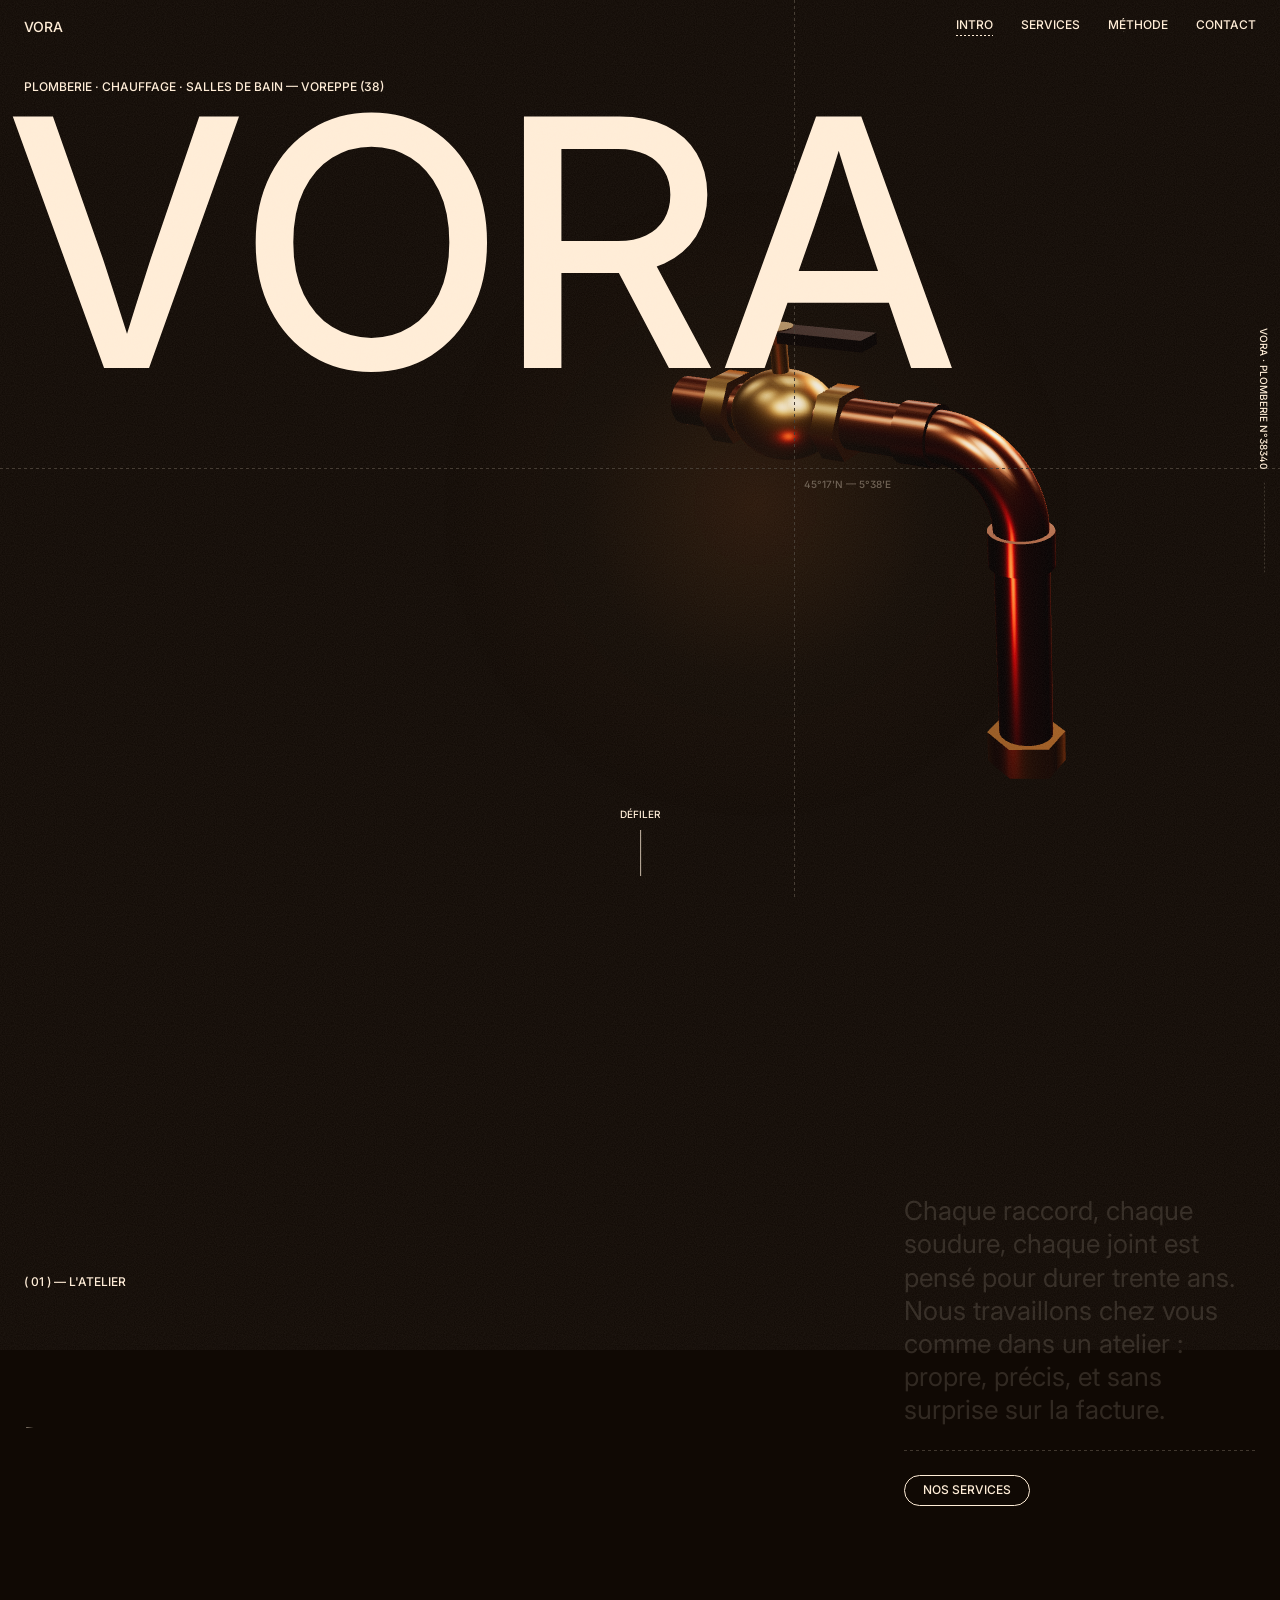
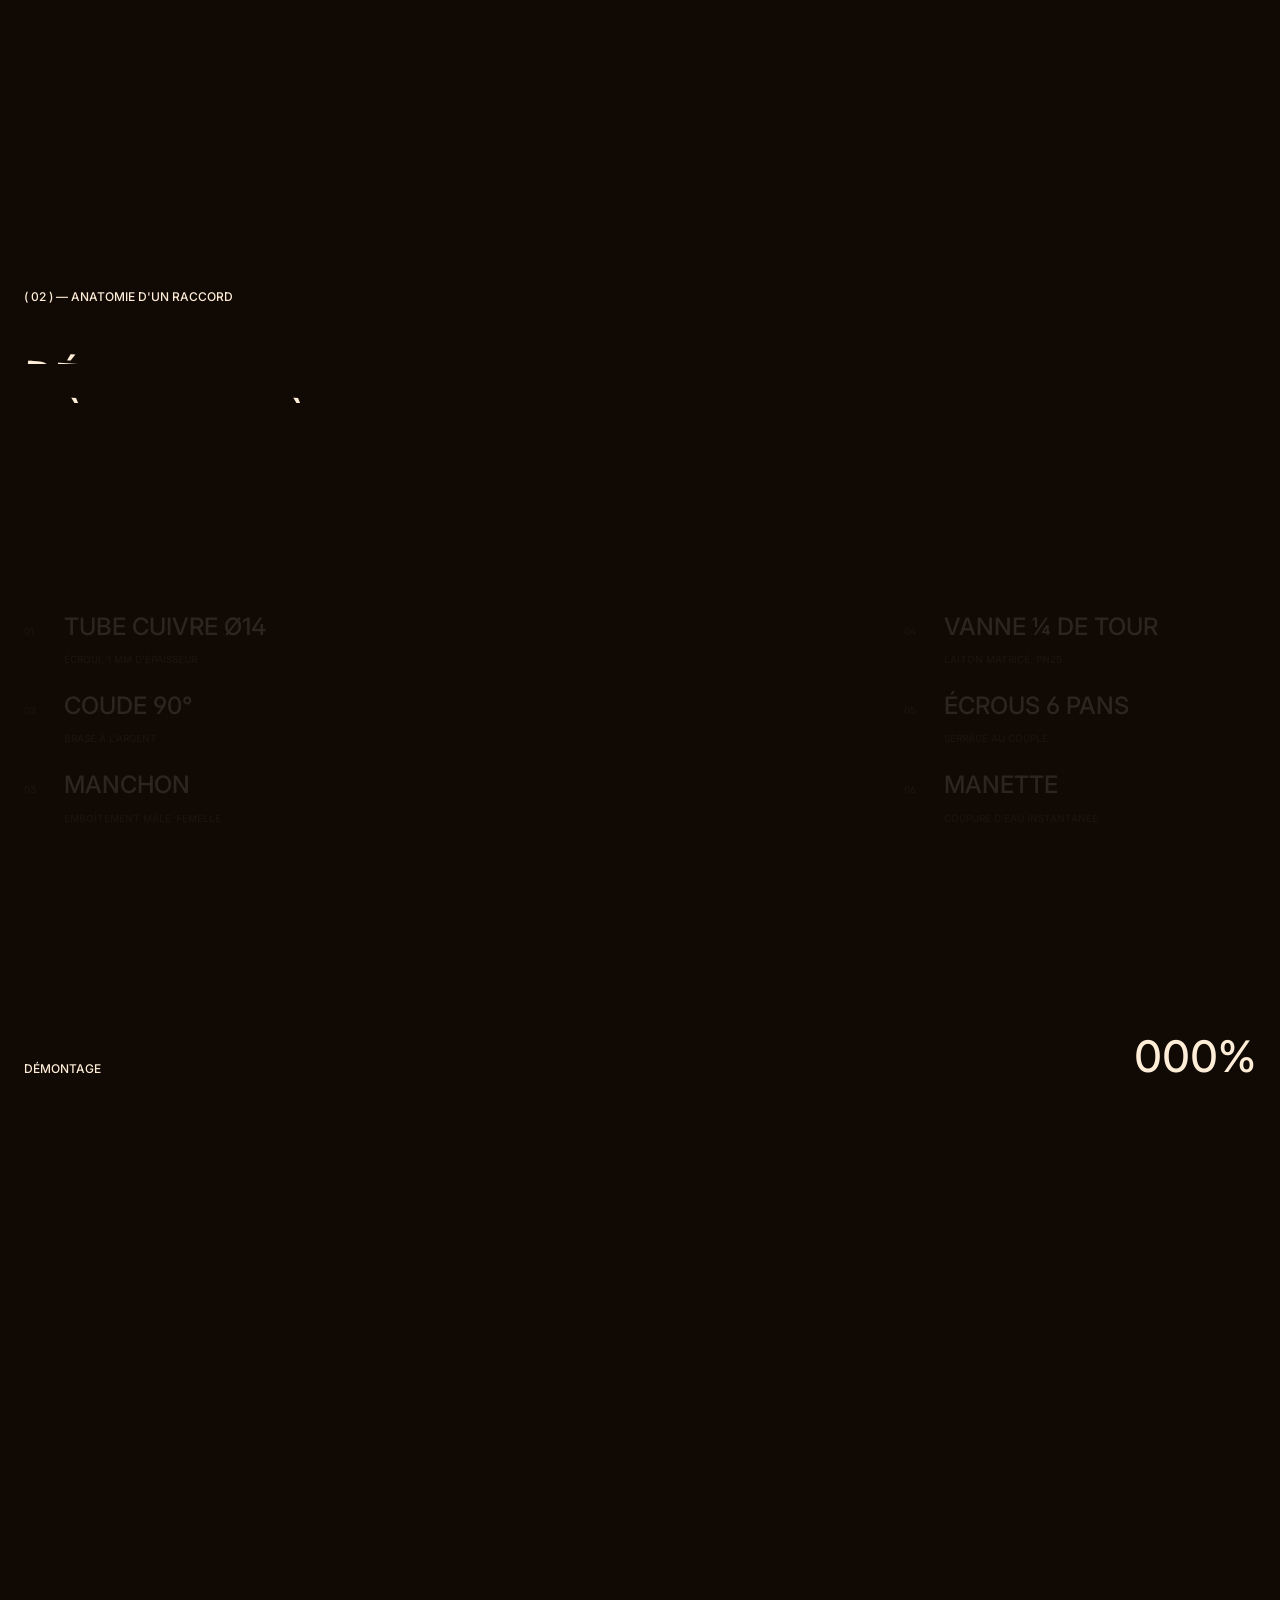
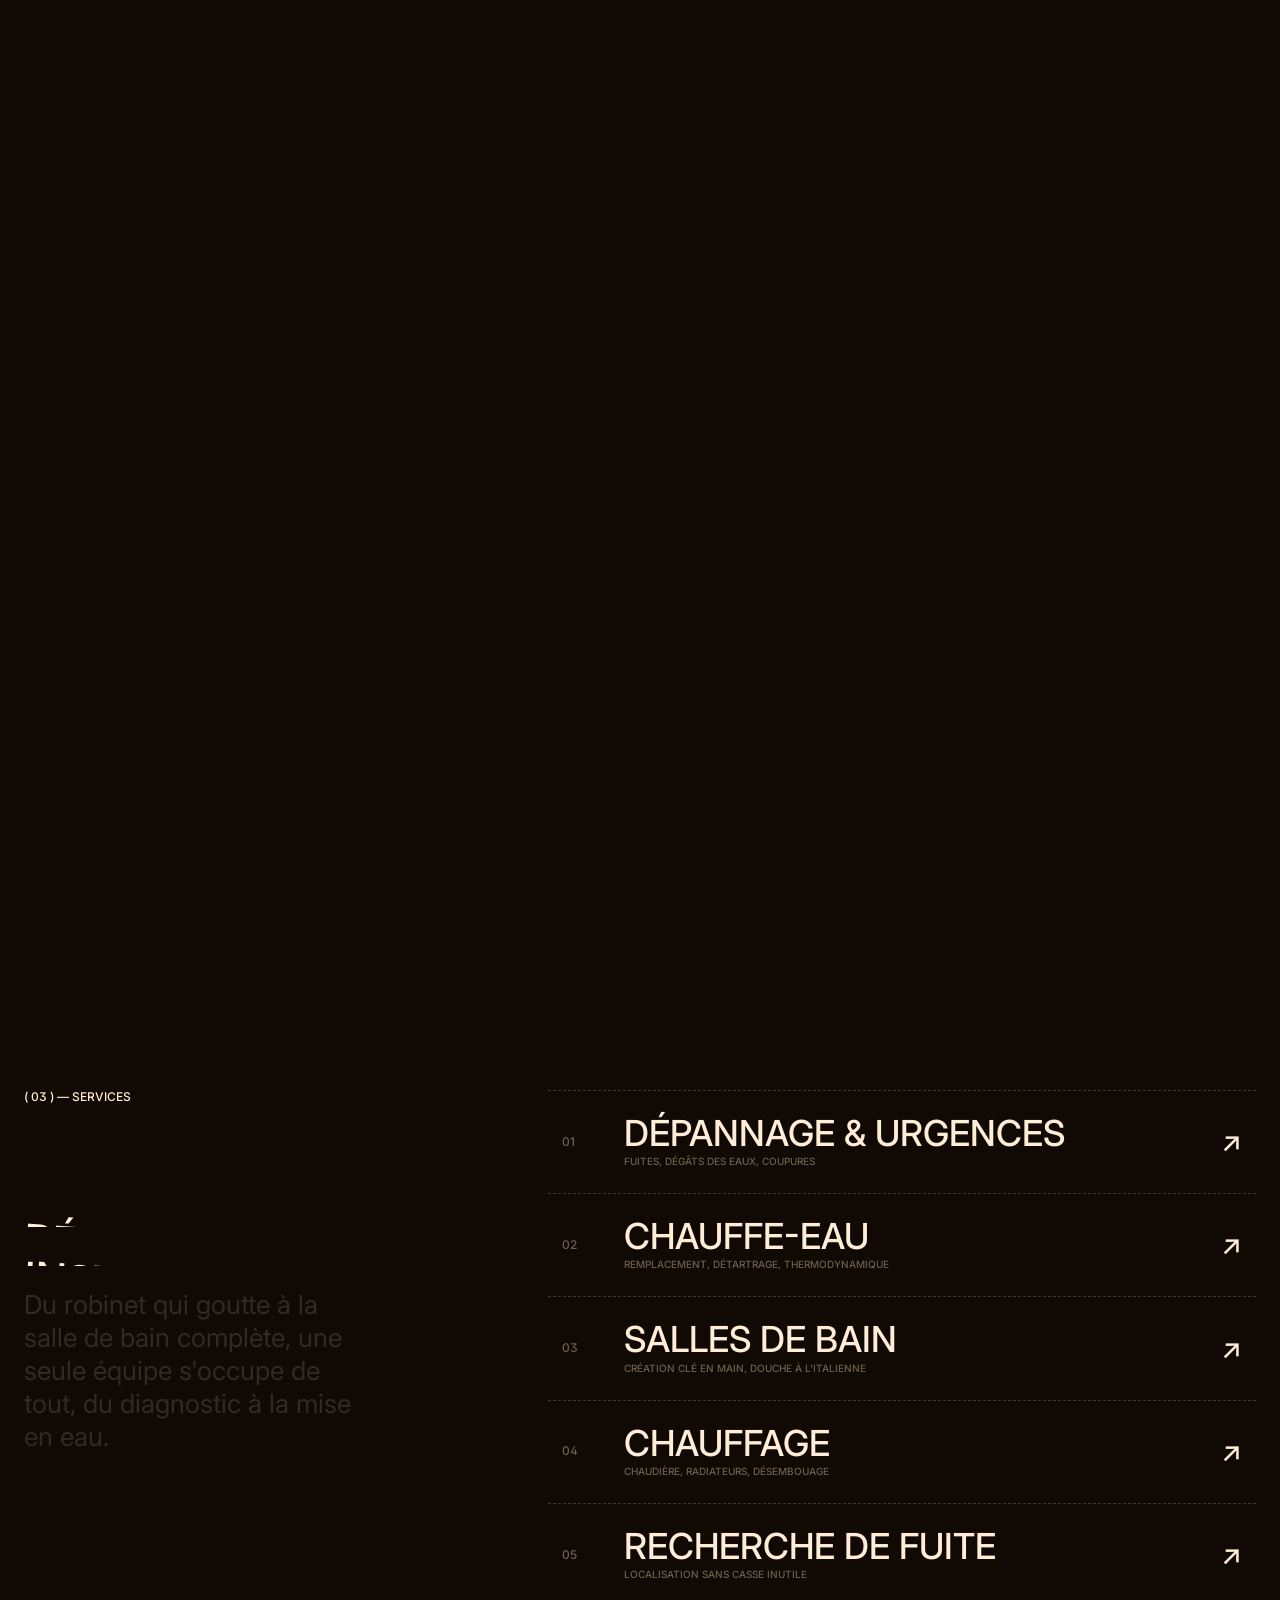
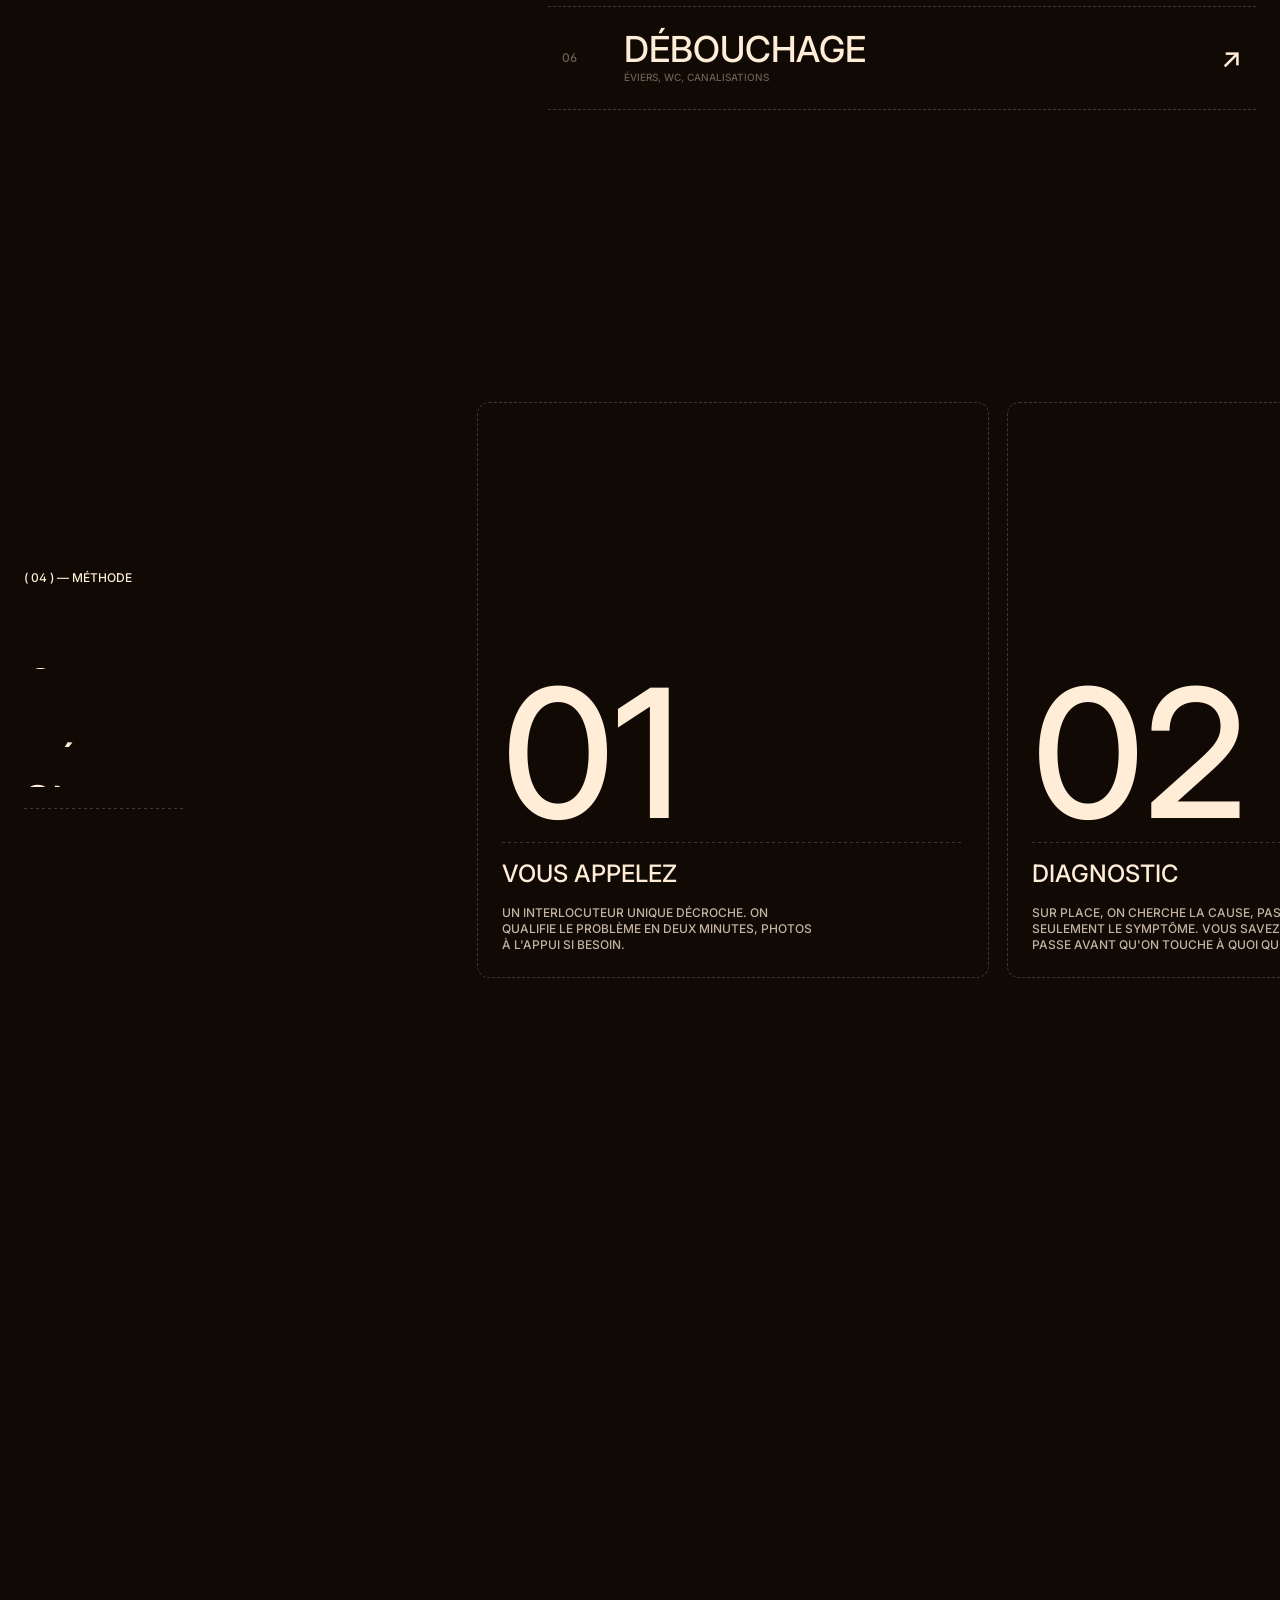
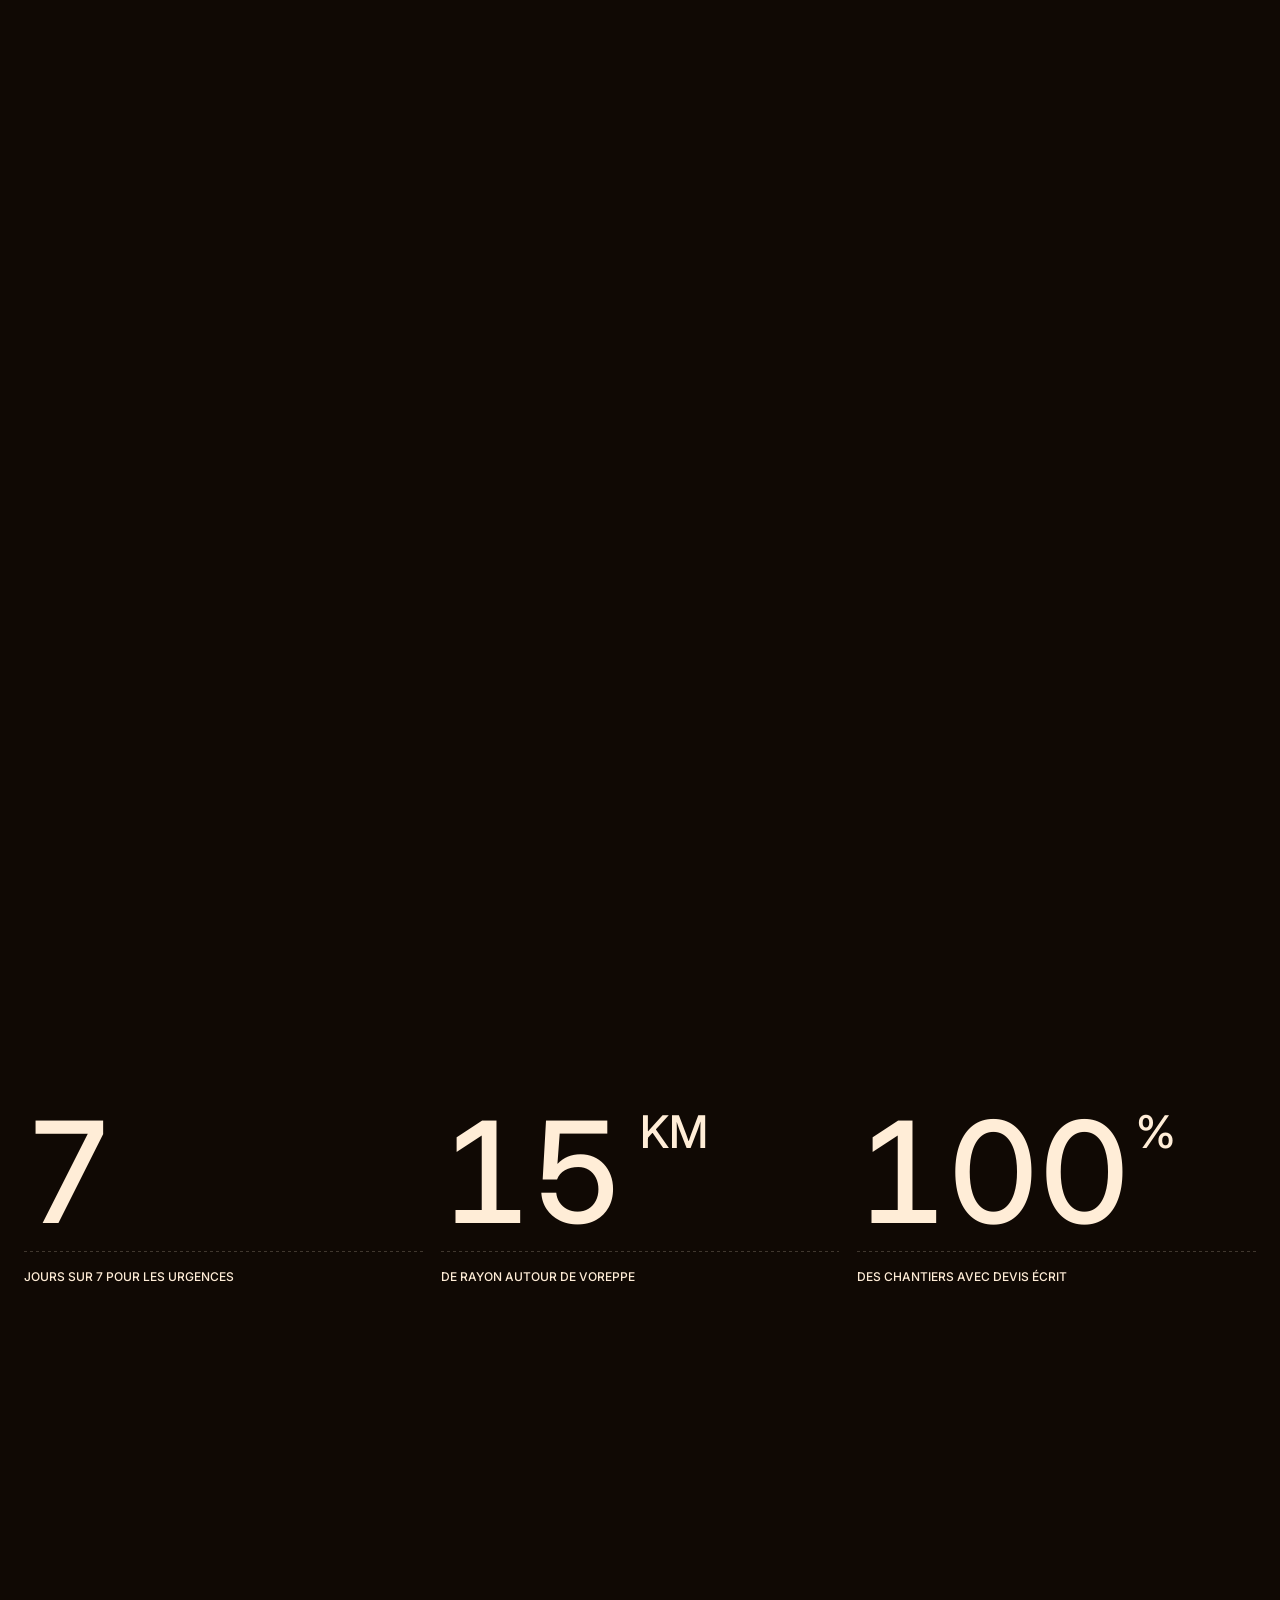
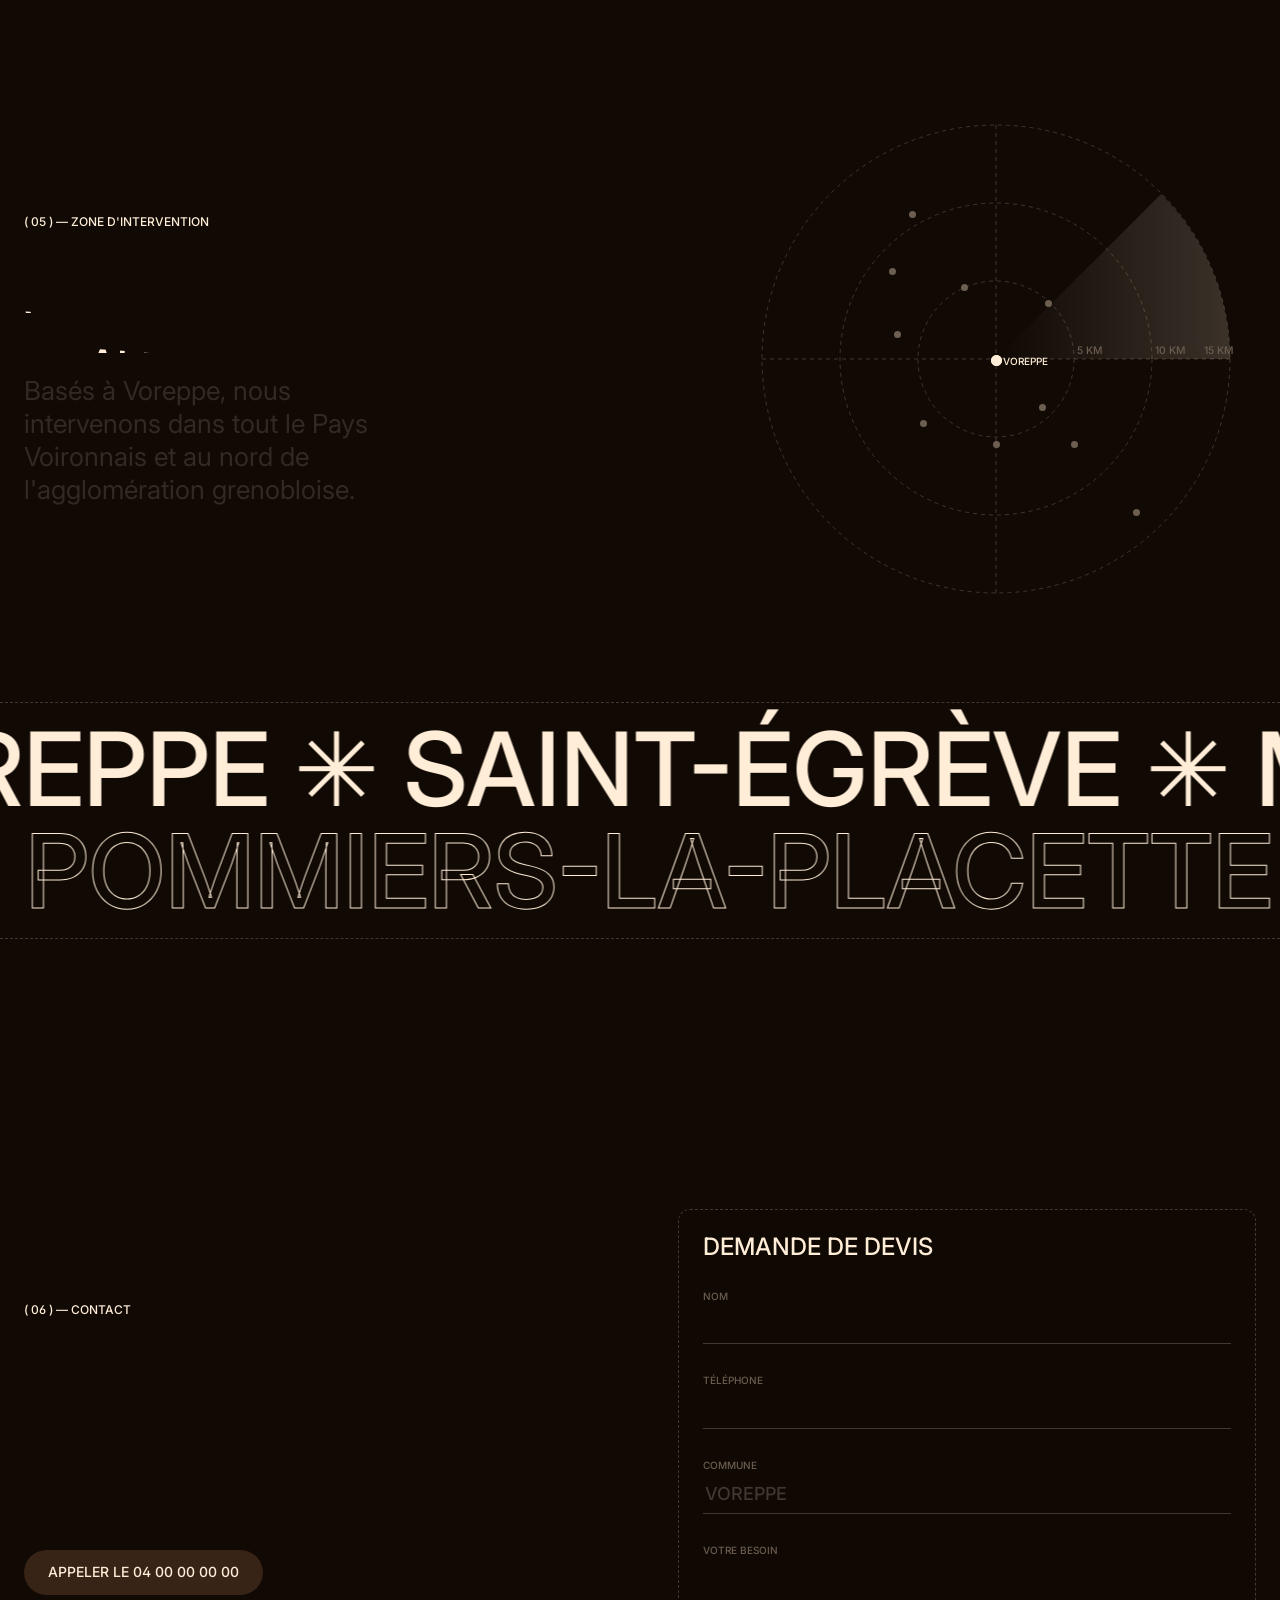
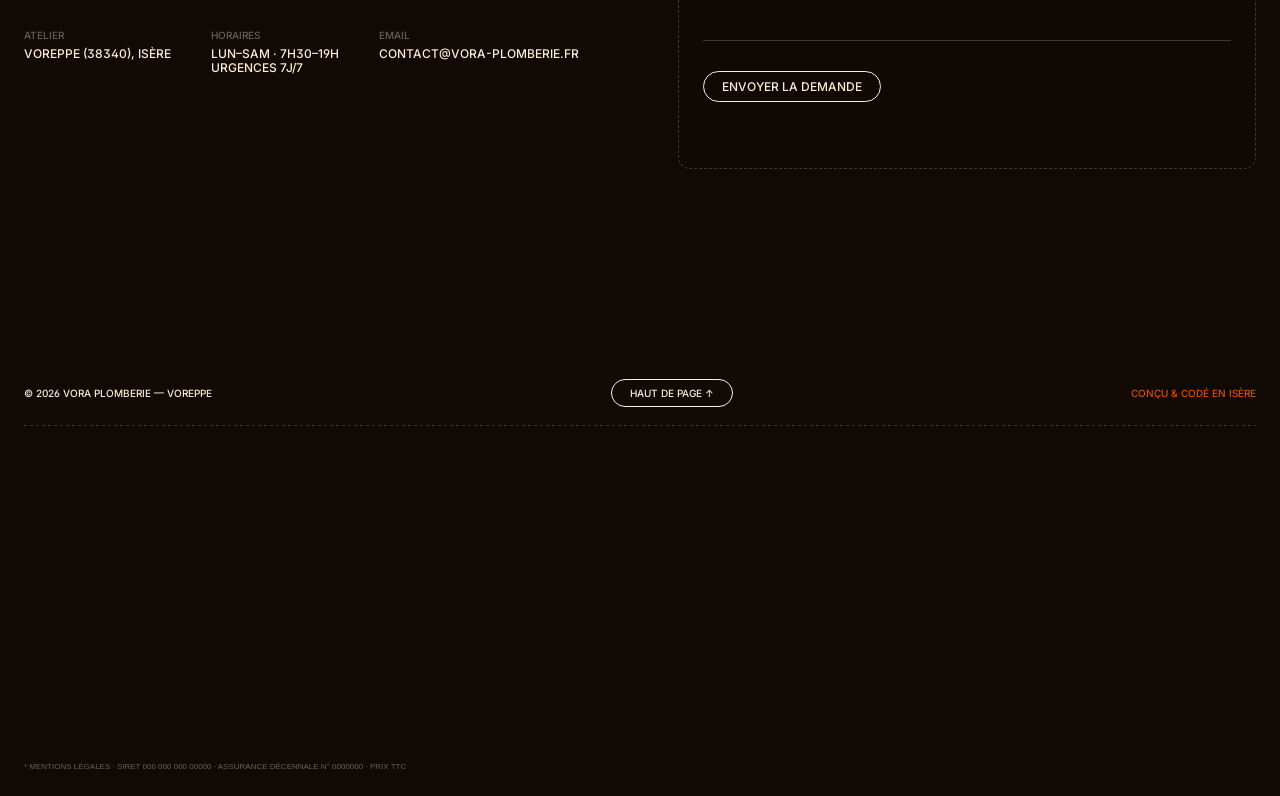
<file: index.html>
<!doctype html>
<html lang="fr">
<head>
  <meta charset="utf-8">
  <meta name="viewport" content="width=device-width, initial-scale=1">
  <title>VORA — Plombier à Voreppe (38340)</title>
  <meta name="description" content="VORA, plomberie, chauffage et salles de bain à Voreppe et dans le Pays Voironnais. Dépannage 7j/7, devis écrit avant travaux.">
  <meta name="theme-color" content="#100904">
  <link rel="preconnect" href="https://fonts.googleapis.com">
  <link rel="preconnect" href="https://fonts.gstatic.com" crossorigin>
  <link href="https://fonts.googleapis.com/css2?family=Inter:wght@400;500&display=swap" rel="stylesheet">
  <link rel="stylesheet" href="styles.css">
  <script>
    // Les styles "état initial" des animations ne s'appliquent que si le JS tourne.
    document.documentElement.classList.add('js');
    // Filet de sécurité : si le JS plante, on ré-affiche tout le contenu.
    setTimeout(function () { if (!window.__voraReady) document.documentElement.classList.remove('js'); }, 5000);
  </script>
</head>
<body>

  <!-- ===== Loader ===== -->
  <div class="loader" aria-hidden="true">
    <div class="loader__top">
      <span>VORA — PLOMBERIE</span>
      <span>VOREPPE 38340</span>
    </div>
    <div class="loader__count"><span class="loader__num">000</span></div>
    <div class="loader__bar"><span></span></div>
  </div>

  <!-- ===== Calques fixes ===== -->
  <canvas class="webgl" aria-hidden="true"></canvas>
  <div class="glow" aria-hidden="true"></div>
  <div class="grain" aria-hidden="true"></div>

  <div class="cursor" aria-hidden="true"><span class="cursor__label"></span></div>
  <div class="cursor-dot" aria-hidden="true"></div>

  <header class="nav">
    <a href="#intro" class="nav__logo roll" data-magnetic>VORA</a>
    <nav class="nav__links" aria-label="Navigation principale">
      <a href="#intro" class="roll is-active" data-section="intro">INTRO</a>
      <a href="#services" class="roll" data-section="services">SERVICES</a>
      <a href="#methode" class="roll" data-section="methode">MÉTHODE</a>
      <a href="#contact" class="roll" data-section="contact">CONTACT</a>
    </nav>
  </header>

  <aside class="rail" aria-hidden="true">
    <span class="rail__label">VORA · PLOMBERIE N°38340</span>
    <span class="rail__track"><span class="rail__fill"></span></span>
  </aside>

  <main>

    <!-- ===== 01 · HERO ===== -->
    <section class="hero" id="intro" data-3d="intro">
      <div class="hero__cross" aria-hidden="true">
        <span class="hero__cross-h"></span>
        <span class="hero__cross-v"></span>
        <span class="hero__coords">45°17'N — 5°38'E</span>
      </div>

      <div class="hero__head">
        <p class="hero__tag" data-hero-fade>PLOMBERIE · CHAUFFAGE · SALLES DE BAIN — VOREPPE (38)</p>
        <h1 class="hero__mark" aria-label="VORA">
          <span class="hero__chars" data-chars>VORA</span>
        </h1>
      </div>

      <div class="hero__card" data-hero-fade>
        <p class="hero__card-title">PLOMBIER À VOREPPE, POUR TOUT LE PAYS VOIRONNAIS.</p>
        <span class="dash"></span>
        <p class="hero__card-text">UN ARTISAN. UN NUMÉRO. UNE INTERVENTION PROPRE, DEVIS ÉCRIT AVANT LE PREMIER COUP DE CLÉ.</p>
      </div>

      <a class="hero__urgent" href="tel:+33400000000" data-hero-fade data-cursor="APPELER">
        <span class="hero__urgent-top"><span class="pulse"></span>URGENCE 7J/7</span>
        <span class="hero__urgent-num">04 00 00 00 00</span>
        <span class="hero__urgent-cta">FUITE · DÉGÂT DES EAUX · WC BOUCHÉ ↗</span>
      </a>

      <div class="hero__scroll" data-hero-fade>
        <span>DÉFILER</span>
        <span class="hero__scroll-line"></span>
      </div>
    </section>

    <!-- ===== 02 · MANIFESTE (mode vide) ===== -->
    <section class="reveal" id="atelier" data-3d="atelier">
      <div class="reveal__left">
        <p class="label">( 01 ) — L'ATELIER</p>
        <h2 class="h-heading" data-split>CE N'EST PAS<br>QU'UN SIMPLE<br>TUYAU.</h2>
      </div>
      <div class="reveal__center" aria-hidden="true"></div>
      <div class="reveal__right">
        <p class="body-copy" data-scrub>Chaque raccord, chaque soudure, chaque joint est pensé pour durer trente ans. Nous travaillons chez vous comme dans un atelier : propre, précis, et sans surprise sur la facture.</p>
        <span class="dash"></span>
        <a href="#services" class="btn-ghost" data-magnetic data-cursor="VOIR"><span class="roll">NOS SERVICES</span></a>
      </div>
    </section>

    <!-- ===== 03 · ANATOMIE (épinglée, la pièce s'éclate) ===== -->
    <section class="anatomy" id="anatomie" data-3d="anatomie">
      <div class="anatomy__head">
        <p class="label">( 02 ) — ANATOMIE D'UN RACCORD</p>
        <h2 class="h-heading" data-split>DÉMONTÉ,<br>PIÈCE PAR PIÈCE.</h2>
      </div>

      <ul class="anatomy__list anatomy__list--left">
        <li data-part="0.10"><span class="n">01</span><span class="t">TUBE CUIVRE Ø14</span><span class="dash"></span><span class="d">ÉCROUI, 1 MM D'ÉPAISSEUR</span></li>
        <li data-part="0.25"><span class="n">02</span><span class="t">COUDE 90°</span><span class="dash"></span><span class="d">BRASÉ À L'ARGENT</span></li>
        <li data-part="0.40"><span class="n">03</span><span class="t">MANCHON</span><span class="dash"></span><span class="d">EMBOÎTEMENT MÂLE-FEMELLE</span></li>
      </ul>
      <ul class="anatomy__list anatomy__list--right">
        <li data-part="0.55"><span class="n">04</span><span class="t">VANNE ¼ DE TOUR</span><span class="dash"></span><span class="d">LAITON MATRICÉ, PN25</span></li>
        <li data-part="0.70"><span class="n">05</span><span class="t">ÉCROUS 6 PANS</span><span class="dash"></span><span class="d">SERRAGE AU COUPLE</span></li>
        <li data-part="0.85"><span class="n">06</span><span class="t">MANETTE</span><span class="dash"></span><span class="d">COUPURE D'EAU INSTANTANÉE</span></li>
      </ul>

      <div class="anatomy__meter">
        <span>DÉMONTAGE</span>
        <span class="anatomy__pct">000%</span>
      </div>
    </section>

    <!-- ===== 04 · SERVICES ===== -->
    <section class="services" id="services" data-3d="services">
      <div class="services__head">
        <p class="label">( 03 ) — SERVICES</p>
        <h2 class="h-heading" data-split>CE QUE NOUS<br>RÉPARONS,<br>INSTALLONS.</h2>
        <p class="body-copy services__intro" data-scrub>Du robinet qui goutte à la salle de bain complète, une seule équipe s'occupe de tout, du diagnostic à la mise en eau.</p>
      </div>

      <ul class="svc">
        <li class="svc__row" data-icon="drop">
          <a href="#contact">
            <span class="svc__n">01</span>
            <span class="svc__t">DÉPANNAGE &amp; URGENCES</span>
            <span class="svc__d">FUITES, DÉGÂTS DES EAUX, COUPURES</span>
            <span class="svc__a">↗</span>
          </a>
        </li>
        <li class="svc__row" data-icon="tank">
          <a href="#contact">
            <span class="svc__n">02</span>
            <span class="svc__t">CHAUFFE-EAU</span>
            <span class="svc__d">REMPLACEMENT, DÉTARTRAGE, THERMODYNAMIQUE</span>
            <span class="svc__a">↗</span>
          </a>
        </li>
        <li class="svc__row" data-icon="tub">
          <a href="#contact">
            <span class="svc__n">03</span>
            <span class="svc__t">SALLES DE BAIN</span>
            <span class="svc__d">CRÉATION CLÉ EN MAIN, DOUCHE À L'ITALIENNE</span>
            <span class="svc__a">↗</span>
          </a>
        </li>
        <li class="svc__row" data-icon="flame">
          <a href="#contact">
            <span class="svc__n">04</span>
            <span class="svc__t">CHAUFFAGE</span>
            <span class="svc__d">CHAUDIÈRE, RADIATEURS, DÉSEMBOUAGE</span>
            <span class="svc__a">↗</span>
          </a>
        </li>
        <li class="svc__row" data-icon="search">
          <a href="#contact">
            <span class="svc__n">05</span>
            <span class="svc__t">RECHERCHE DE FUITE</span>
            <span class="svc__d">LOCALISATION SANS CASSE INUTILE</span>
            <span class="svc__a">↗</span>
          </a>
        </li>
        <li class="svc__row" data-icon="wave">
          <a href="#contact">
            <span class="svc__n">06</span>
            <span class="svc__t">DÉBOUCHAGE</span>
            <span class="svc__d">ÉVIERS, WC, CANALISATIONS</span>
            <span class="svc__a">↗</span>
          </a>
        </li>
      </ul>

      <!-- Aperçu flottant qui suit le curseur au survol des services -->
      <div class="svc-preview" aria-hidden="true">
        <div class="svc-preview__inner">
          <svg data-icon="drop" viewBox="0 0 120 120"><path d="M60 14 C60 14 30 52 30 74 a30 30 0 0 0 60 0 C90 52 60 14 60 14Z"/><path d="M46 78 a14 14 0 0 0 14 14"/></svg>
          <svg data-icon="tank" viewBox="0 0 120 120"><rect x="34" y="12" width="52" height="88" rx="26"/><path d="M48 100 v10 M72 100 v10 M34 50 h52"/><circle cx="60" cy="74" r="8"/></svg>
          <svg data-icon="tub" viewBox="0 0 120 120"><path d="M14 62 h92 v10 a26 26 0 0 1 -26 26 h-40 a26 26 0 0 1 -26 -26z"/><path d="M28 62 V28 a12 12 0 0 1 24 0 v4"/><path d="M36 98 l-6 12 M84 98 l6 12"/></svg>
          <svg data-icon="flame" viewBox="0 0 120 120"><path d="M60 108 c-22 0 -36 -16 -36 -36 c0 -22 18 -30 22 -54 c10 10 14 22 12 32 c6 -4 10 -10 10 -18 c14 12 28 26 28 42 c0 20 -14 34 -36 34z"/><path d="M60 108 c-10 0 -16 -8 -16 -16 c0 -10 10 -14 12 -24 c10 8 20 16 20 26 c0 8 -6 14 -16 14z"/></svg>
          <svg data-icon="search" viewBox="0 0 120 120"><circle cx="52" cy="52" r="32"/><path d="M75 75 l30 30"/><path d="M52 36 c0 0 -12 14 -12 22 a12 12 0 0 0 24 0 c0 -8 -12 -22 -12 -22z"/></svg>
          <svg data-icon="wave" viewBox="0 0 120 120"><path d="M10 40 q12.5 -14 25 0 t25 0 t25 0 t25 0"/><path d="M10 62 q12.5 -14 25 0 t25 0 t25 0 t25 0"/><path d="M10 84 q12.5 -14 25 0 t25 0 t25 0 t25 0"/></svg>
          <span class="svc-preview__label">DEMANDER UN DEVIS</span>
        </div>
      </div>
    </section>

    <!-- ===== 05 · MÉTHODE (défilement horizontal) ===== -->
    <section class="method" id="methode" data-3d="methode">
      <div class="method__track">
        <div class="method__intro">
          <p class="label">( 04 ) — MÉTHODE</p>
          <h2 class="h-heading" data-split>QUATRE<br>TEMPS,<br>ZÉRO<br>SURPRISE.</h2>
          <div class="method__progress"><span></span></div>
        </div>
        <article class="step" data-cursor="↔">
          <span class="step__n">01</span>
          <span class="dash"></span>
          <h3 class="step__t">VOUS APPELEZ</h3>
          <p class="step__d">UN INTERLOCUTEUR UNIQUE DÉCROCHE. ON QUALIFIE LE PROBLÈME EN DEUX MINUTES, PHOTOS À L'APPUI SI BESOIN.</p>
        </article>
        <article class="step" data-cursor="↔">
          <span class="step__n">02</span>
          <span class="dash"></span>
          <h3 class="step__t">DIAGNOSTIC</h3>
          <p class="step__d">SUR PLACE, ON CHERCHE LA CAUSE, PAS SEULEMENT LE SYMPTÔME. VOUS SAVEZ CE QUI SE PASSE AVANT QU'ON TOUCHE À QUOI QUE CE SOIT.</p>
        </article>
        <article class="step" data-cursor="↔">
          <span class="step__n">03</span>
          <span class="dash"></span>
          <h3 class="step__t">DEVIS ÉCRIT</h3>
          <p class="step__d">PRIX FERME, DÉTAILLÉ LIGNE PAR LIGNE. RIEN NE COMMENCE SANS VOTRE ACCORD SIGNÉ.</p>
        </article>
        <article class="step" data-cursor="↔">
          <span class="step__n">04</span>
          <span class="dash"></span>
          <h3 class="step__t">INTERVENTION</h3>
          <p class="step__d">BÂCHES AU SOL, CHANTIER NETTOYÉ, ESSAIS DE PRESSION. ON REPART QUAND TOUT EST SEC — ET VOUS AUSSI.</p>
        </article>
      </div>
    </section>

    <!-- ===== 06 · CHIFFRES ===== -->
    <section class="figures" id="chiffres" data-3d="chiffres">
      <div class="figures__row">
        <div class="fig">
          <span class="fig__num" data-count="7">0</span>
          <span class="dash"></span>
          <span class="fig__label">JOURS SUR 7 POUR LES URGENCES</span>
        </div>
        <div class="fig">
          <span class="fig__num" data-count="15" data-suffix=" KM">0</span>
          <span class="dash"></span>
          <span class="fig__label">DE RAYON AUTOUR DE VOREPPE</span>
        </div>
        <div class="fig">
          <span class="fig__num" data-count="100" data-suffix="%">0</span>
          <span class="dash"></span>
          <span class="fig__label">DES CHANTIERS AVEC DEVIS ÉCRIT</span>
        </div>
      </div>
    </section>

    <!-- ===== 07 · ZONE ===== -->
    <section class="zone" id="zone" data-3d="zone">
      <div class="zone__grid">
        <div class="zone__text">
          <p class="label">( 05 ) — ZONE D'INTERVENTION</p>
          <h2 class="h-heading" data-split>VOREPPE<br>ET ALENTOURS.</h2>
          <p class="body-copy" data-scrub>Basés à Voreppe, nous intervenons dans tout le Pays Voironnais et au nord de l'agglomération grenobloise.</p>
        </div>

        <div class="radar" data-fade>
          <svg viewBox="0 0 400 400" class="radar__svg" aria-hidden="true">
            <defs>
              <linearGradient id="sweep" x1="0" y1="0" x2="1" y2="0">
                <stop offset="0" stop-color="#ffedd7" stop-opacity="0"/>
                <stop offset="1" stop-color="#ffedd7" stop-opacity=".18"/>
              </linearGradient>
            </defs>
            <circle cx="200" cy="200" r="60"  class="ring"/>
            <circle cx="200" cy="200" r="120" class="ring"/>
            <circle cx="200" cy="200" r="180" class="ring"/>
            <line x1="20" y1="200" x2="380" y2="200" class="ring"/>
            <line x1="200" y1="20" x2="200" y2="380" class="ring"/>
            <g class="radar__sweep"><path d="M200 200 L380 200 A180 180 0 0 0 327 73 Z" fill="url(#sweep)"/></g>
            <text x="262" y="196" class="radar__km">5 KM</text>
            <text x="322" y="196" class="radar__km">10 KM</text>
            <text x="382" y="196" class="radar__km" text-anchor="end">15 KM</text>
          </svg>
          <!-- Positions approximatives des communes (1 km ≈ 12 unités, nord en haut) -->
          <span class="radar__pin radar__pin--home" style="--x:50%;--y:50%"><i></i><b>VOREPPE</b></span>
          <span class="radar__pin" style="--x:59%;--y:59%"><i></i><b>LE FONTANIL</b></span>
          <span class="radar__pin" style="--x:65%;--y:66%"><i></i><b>SAINT-ÉGRÈVE</b></span>
          <span class="radar__pin" style="--x:77%;--y:79%"><i></i><b>GRENOBLE</b></span>
          <span class="radar__pin" style="--x:31%;--y:45%"><i></i><b>MOIRANS</b></span>
          <span class="radar__pin" style="--x:44%;--y:36%"><i></i><b>LA BUISSE</b></span>
          <span class="radar__pin" style="--x:60%;--y:39%"><i></i><b>POMMIERS-LA-PLACETTE</b></span>
          <span class="radar__pin" style="--x:30%;--y:33%"><i></i><b>SAINT-JEAN-DE-MOIRANS</b></span>
          <span class="radar__pin" style="--x:34%;--y:22%"><i></i><b>VOIRON</b></span>
          <span class="radar__pin" style="--x:50%;--y:66%"><i></i><b>VEUREY-VOROIZE</b></span>
          <span class="radar__pin" style="--x:36%;--y:62%"><i></i><b>SAINT-QUENTIN-SUR-ISÈRE</b></span>
        </div>
      </div>

      <div class="marquee" aria-hidden="true">
        <div class="marquee__row" data-dir="1">
          <span>VOREPPE ✳ SAINT-ÉGRÈVE ✳ MOIRANS ✳ LA BUISSE ✳ LE FONTANIL ✳ VOIRON ✳ </span>
        </div>
        <div class="marquee__row marquee__row--outline" data-dir="-1">
          <span>POMMIERS-LA-PLACETTE ✳ VEUREY-VOROIZE ✳ SAINT-JEAN-DE-MOIRANS ✳ GRENOBLE ✳ </span>
        </div>
      </div>
    </section>

    <!-- ===== 08 · CONTACT ===== -->
    <section class="contact" id="contact" data-3d="contact">
      <div class="contact__left">
        <p class="label">( 06 ) — CONTACT</p>
        <h2 class="h-display" data-split>UNE FUITE ?<br>ON ARRIVE.</h2>
        <a href="tel:+33400000000" class="btn-pill" data-magnetic data-cursor="APPELER">
          <span class="roll">APPELER LE 04 00 00 00 00</span>
        </a>
        <dl class="contact__info">
          <div><dt>ATELIER</dt><dd>VOREPPE (38340), ISÈRE</dd></div>
          <div><dt>HORAIRES</dt><dd>LUN–SAM · 7H30–19H<br>URGENCES 7J/7</dd></div>
          <div><dt>EMAIL</dt><dd><a href="mailto:contact@vora-plomberie.fr" class="link">CONTACT@VORA-PLOMBERIE.FR</a></dd></div>
        </dl>
      </div>

      <form class="form" data-fade novalidate>
        <p class="form__title">DEMANDE DE DEVIS</p>
        <label class="field">
          <span>NOM</span>
          <input type="text" name="nom" autocomplete="name" required>
        </label>
        <label class="field">
          <span>TÉLÉPHONE</span>
          <input type="tel" name="tel" autocomplete="tel" required>
        </label>
        <label class="field">
          <span>COMMUNE</span>
          <input type="text" name="commune" value="" placeholder="VOREPPE" autocomplete="address-level2">
        </label>
        <label class="field">
          <span>VOTRE BESOIN</span>
          <textarea name="message" rows="3" required></textarea>
        </label>
        <button type="submit" class="btn-ghost" data-magnetic data-cursor="ENVOYER"><span class="roll">ENVOYER LA DEMANDE</span></button>
        <p class="form__status" role="status" aria-live="polite"></p>
      </form>
    </section>

  </main>

  <!-- ===== Pied de page ===== -->
  <footer class="footer">
    <div class="footer__row">
      <span>© <span class="year">2026</span> VORA PLOMBERIE — VOREPPE</span>
      <a href="#intro" class="btn-ghost btn-ghost--sm" data-magnetic><span class="roll">HAUT DE PAGE ↑</span></a>
      <span class="credit">CONÇU &amp; CODÉ EN ISÈRE</span>
    </div>
    <span class="dash"></span>
    <p class="footer__mark" data-chars-footer aria-hidden="true">VORA</p>
    <p class="legal">* MENTIONS LÉGALES · SIRET 000 000 000 00000 · ASSURANCE DÉCENNALE N° 0000000 · PRIX TTC</p>
  </footer>

  <script src="vendor/gsap.min.js"></script>
  <script src="vendor/ScrollTrigger.min.js"></script>
  <script src="vendor/lenis.min.js"></script>
  <script type="module" src="main.js"></script>
</body>
</html>
</file>
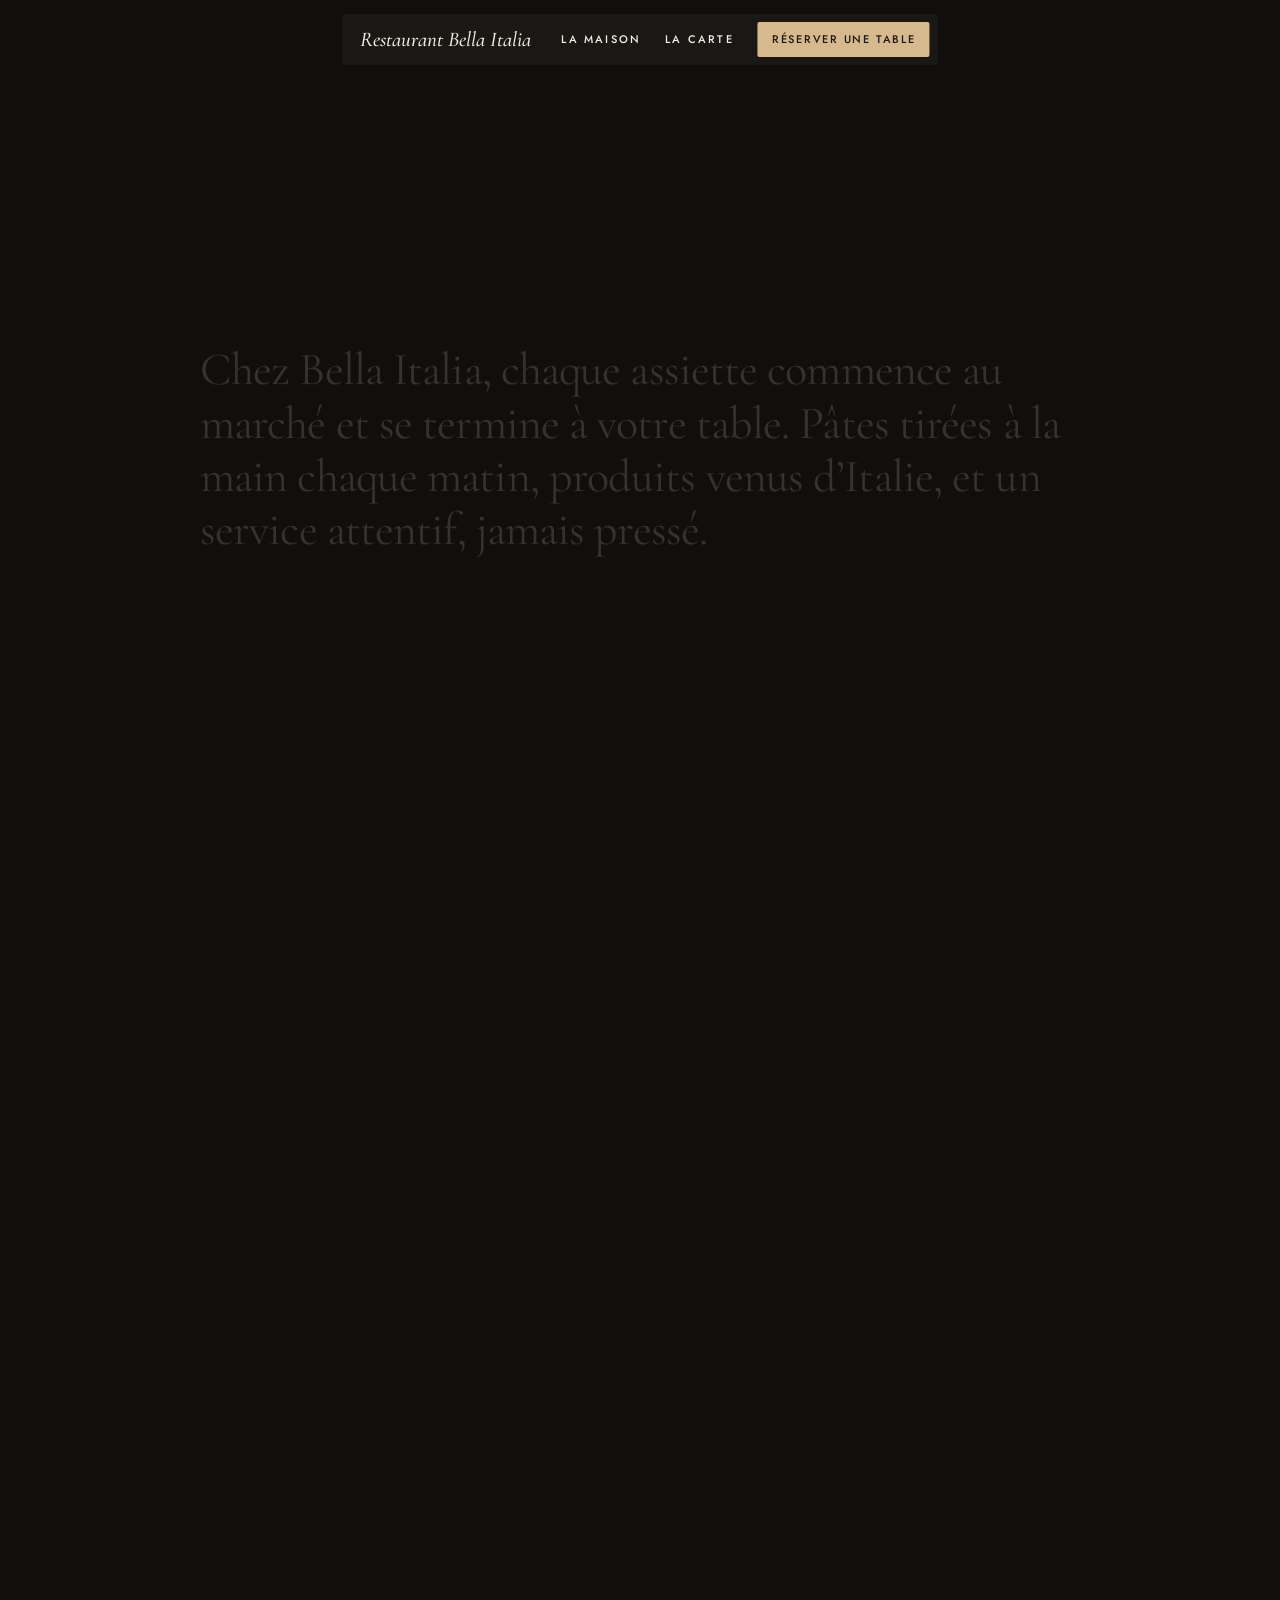
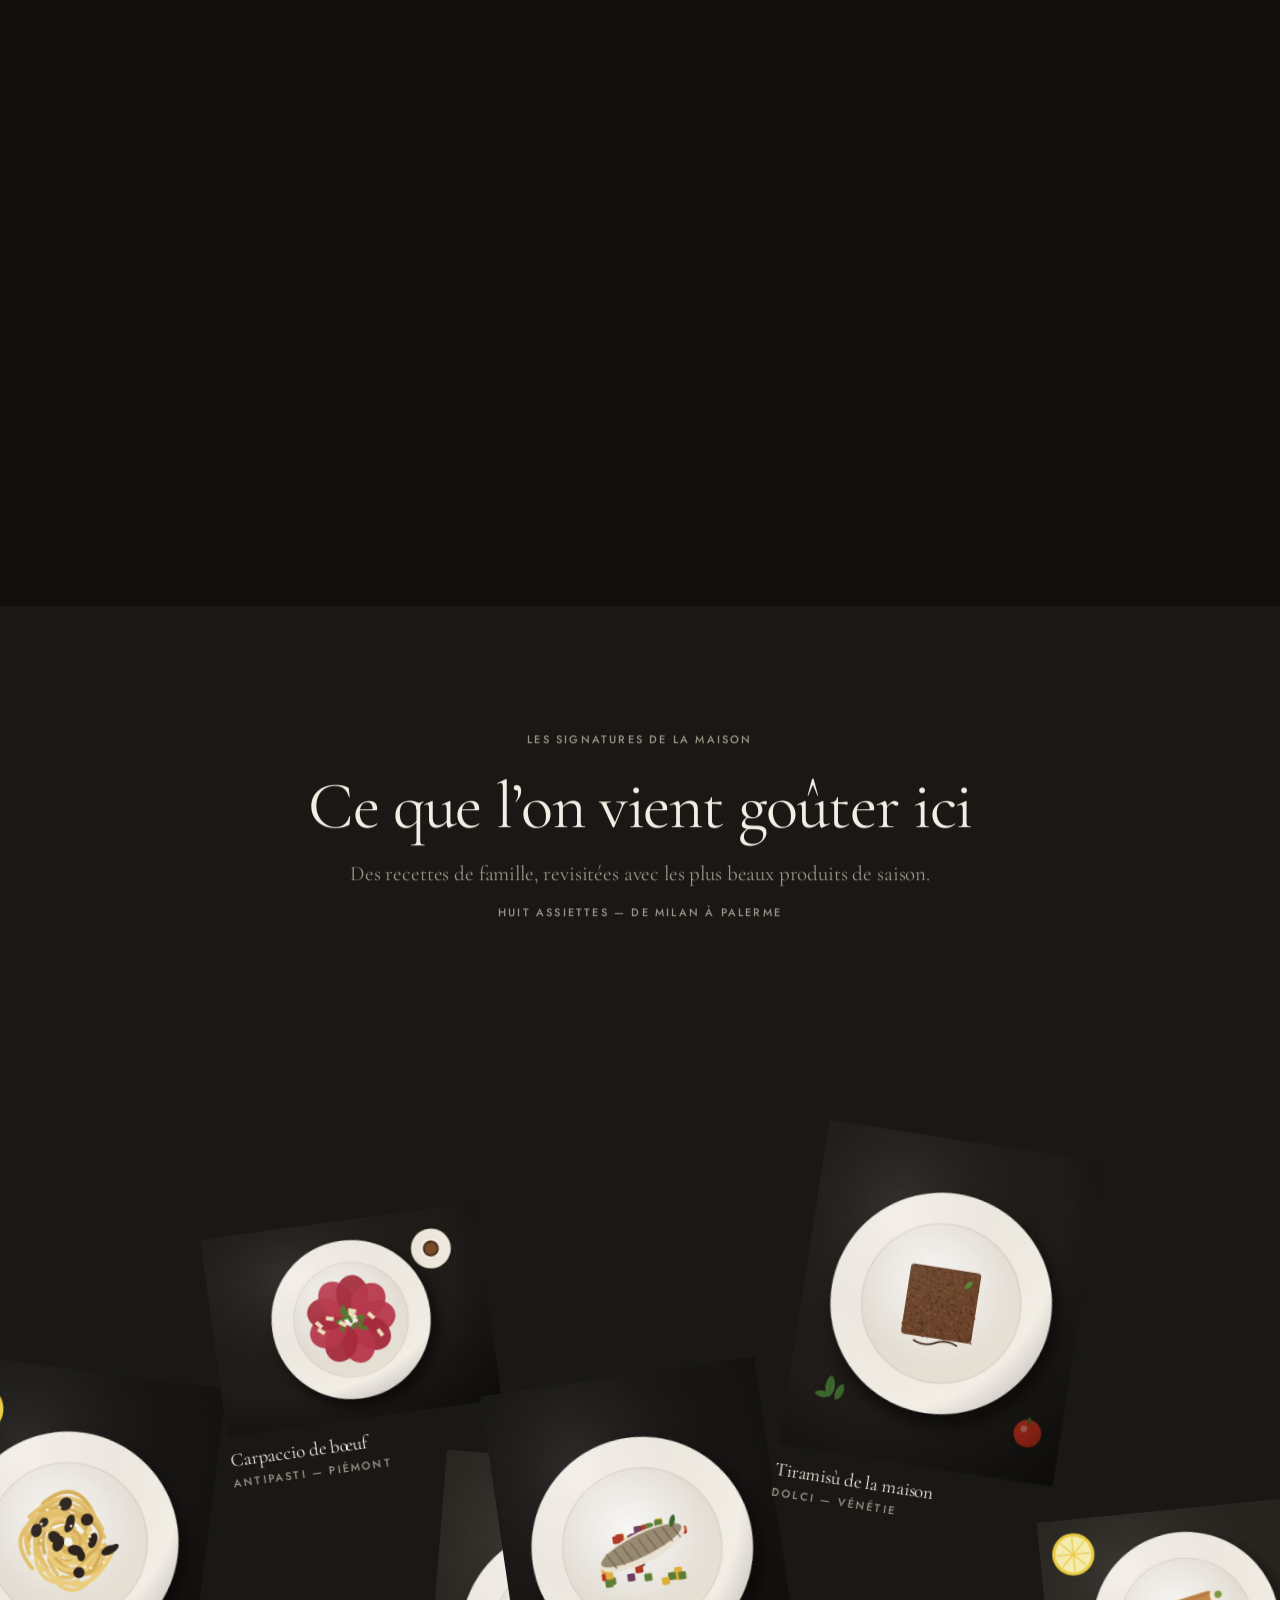
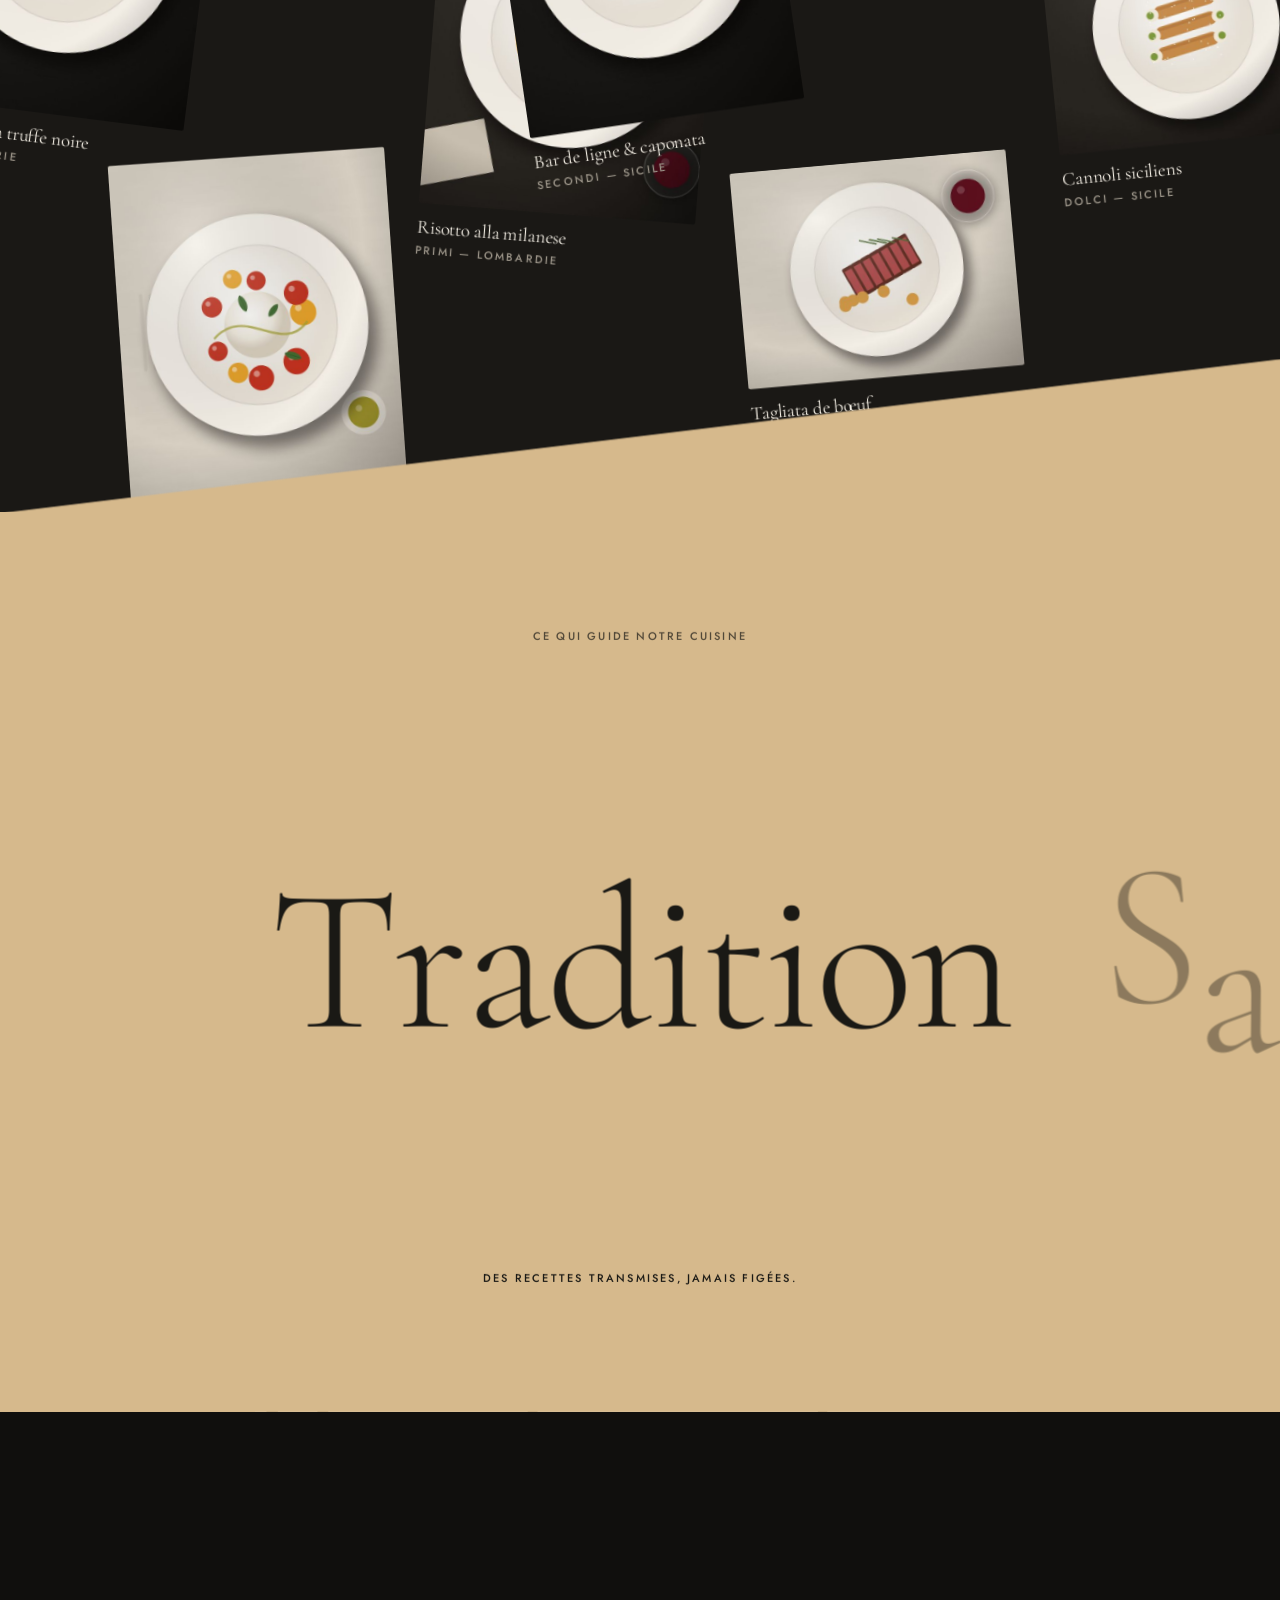
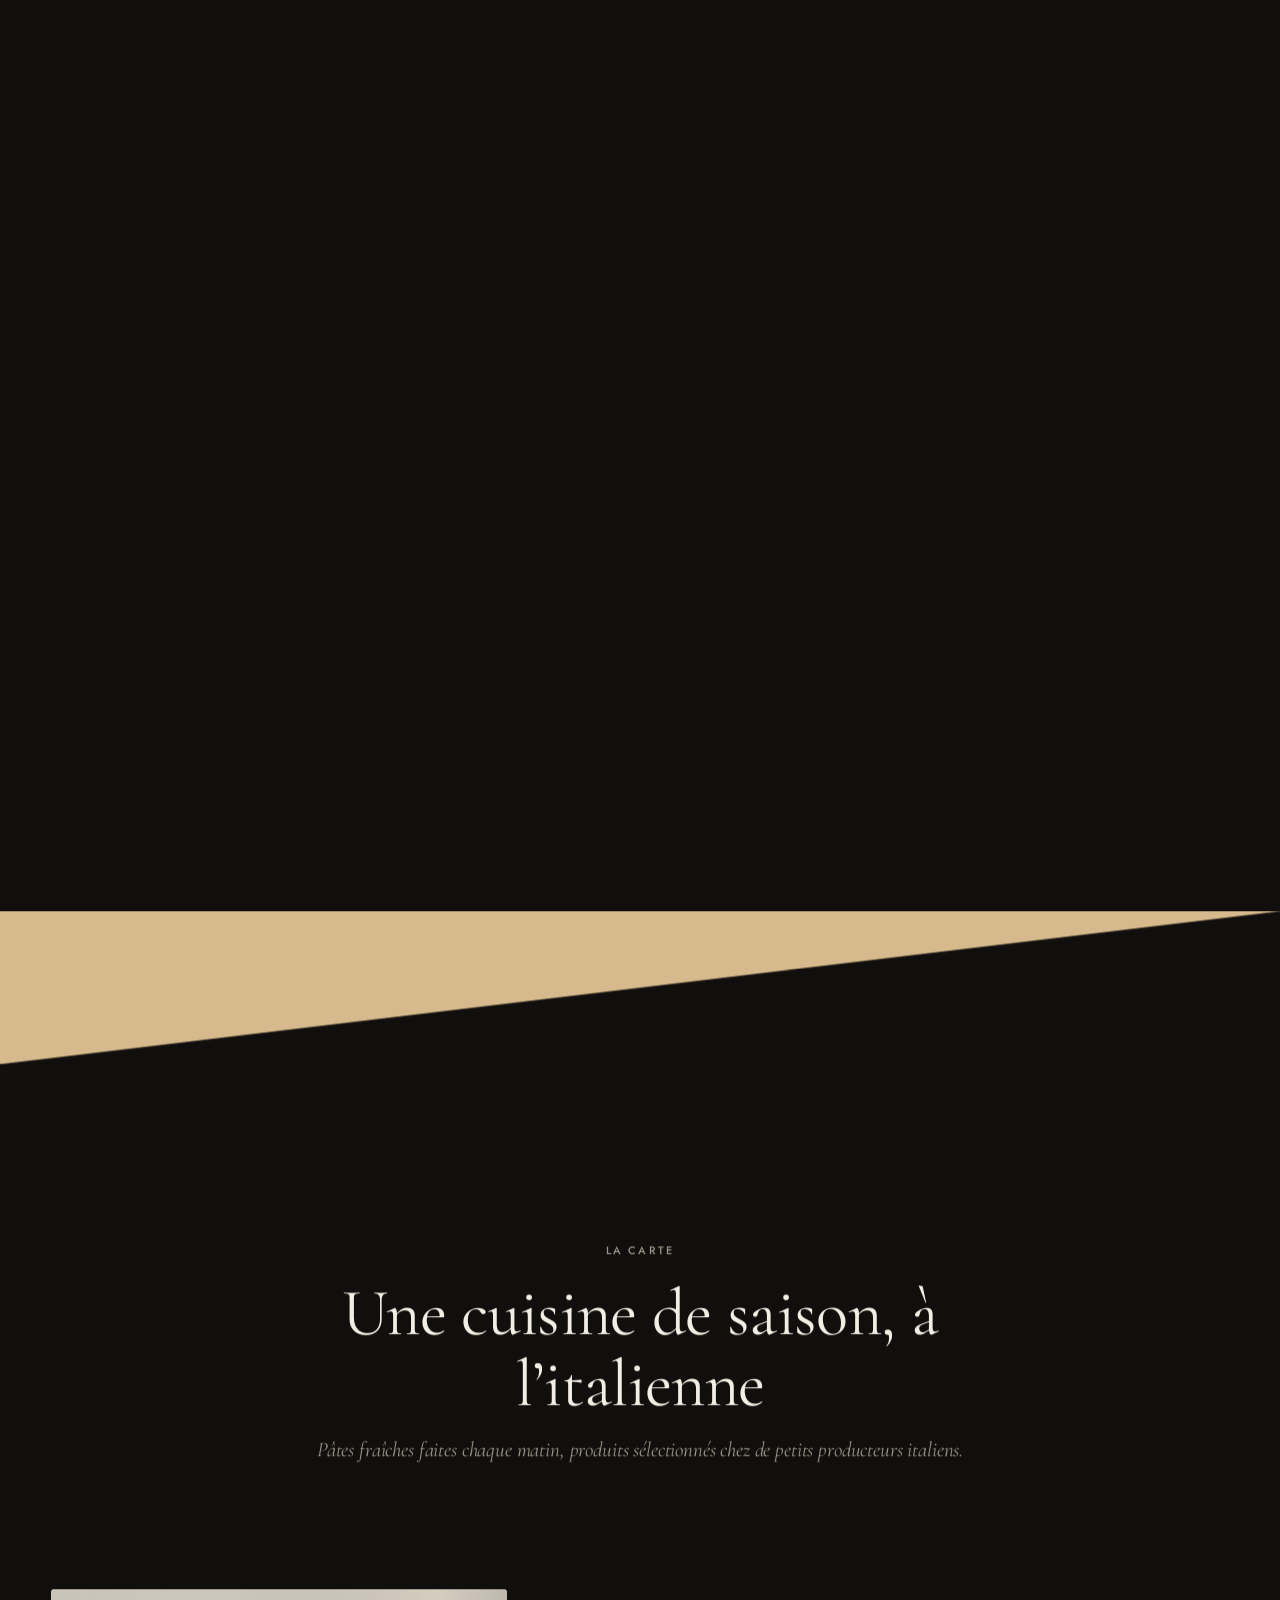
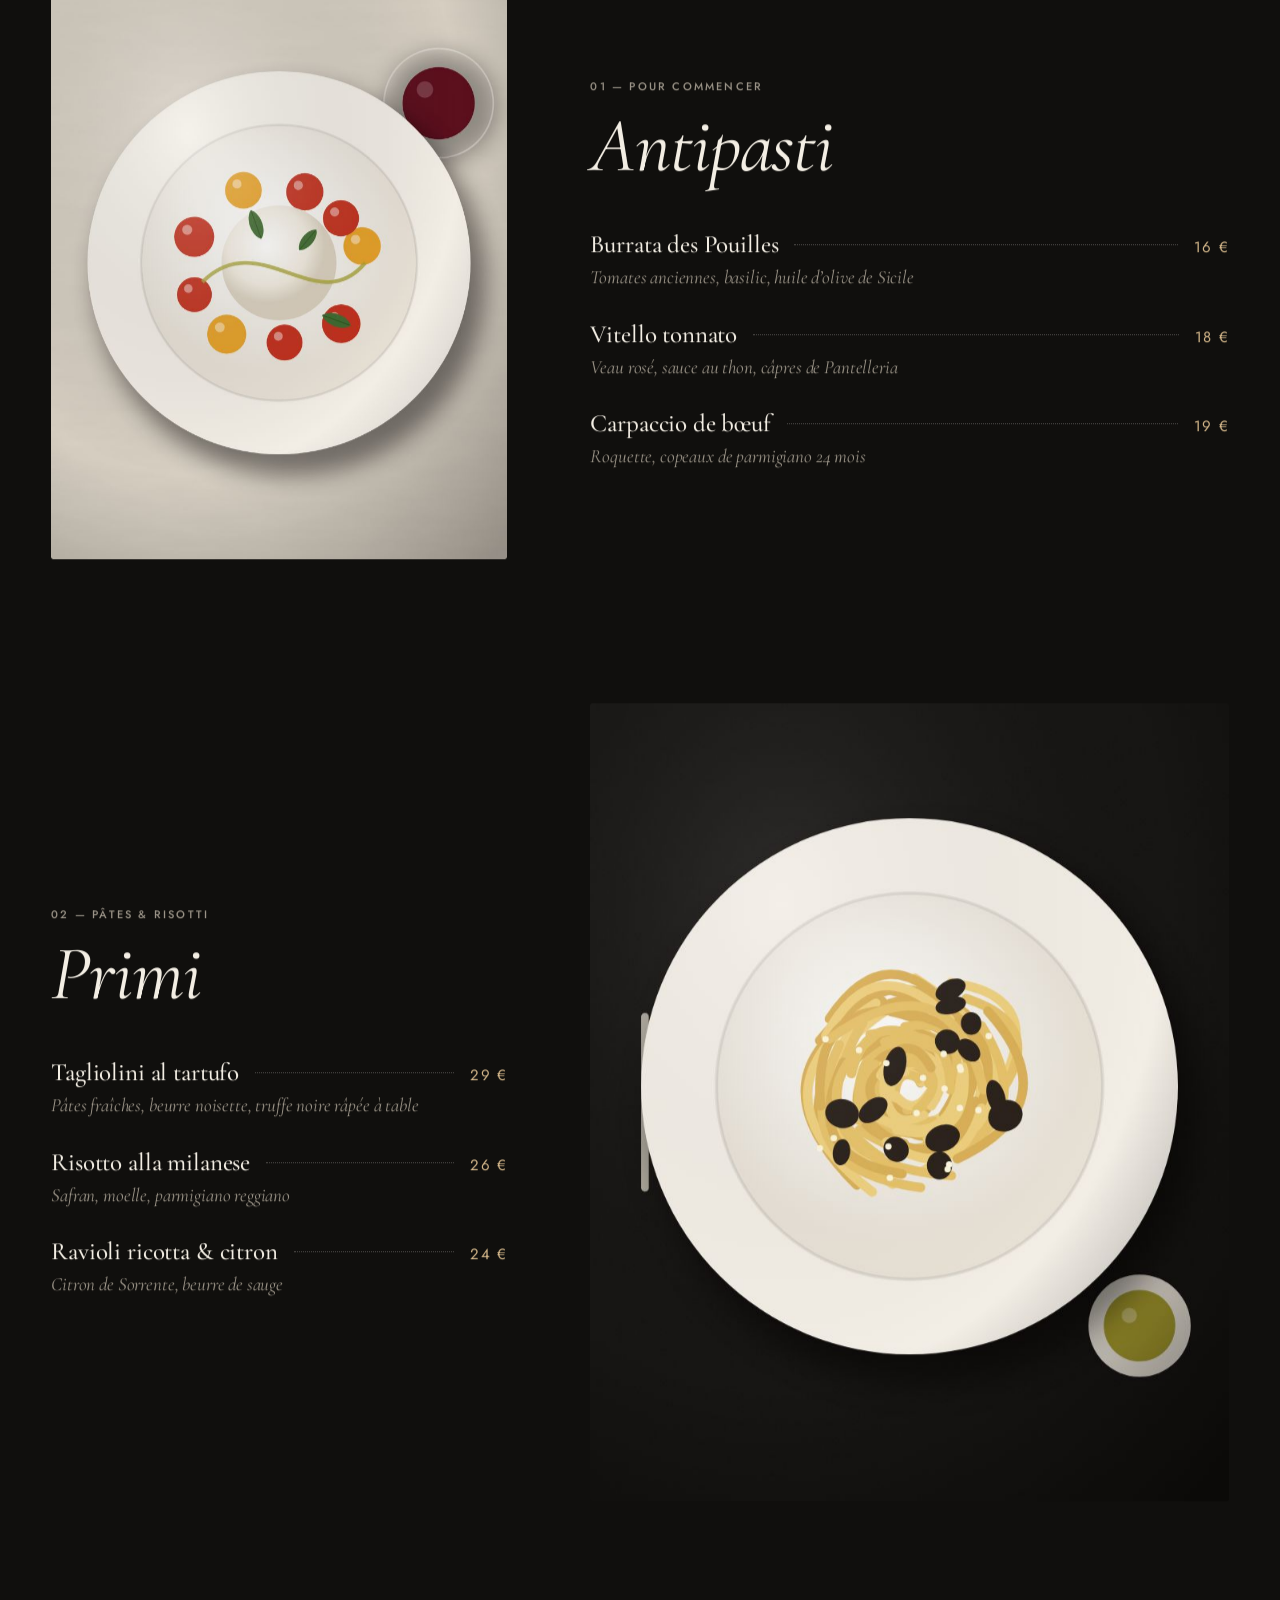
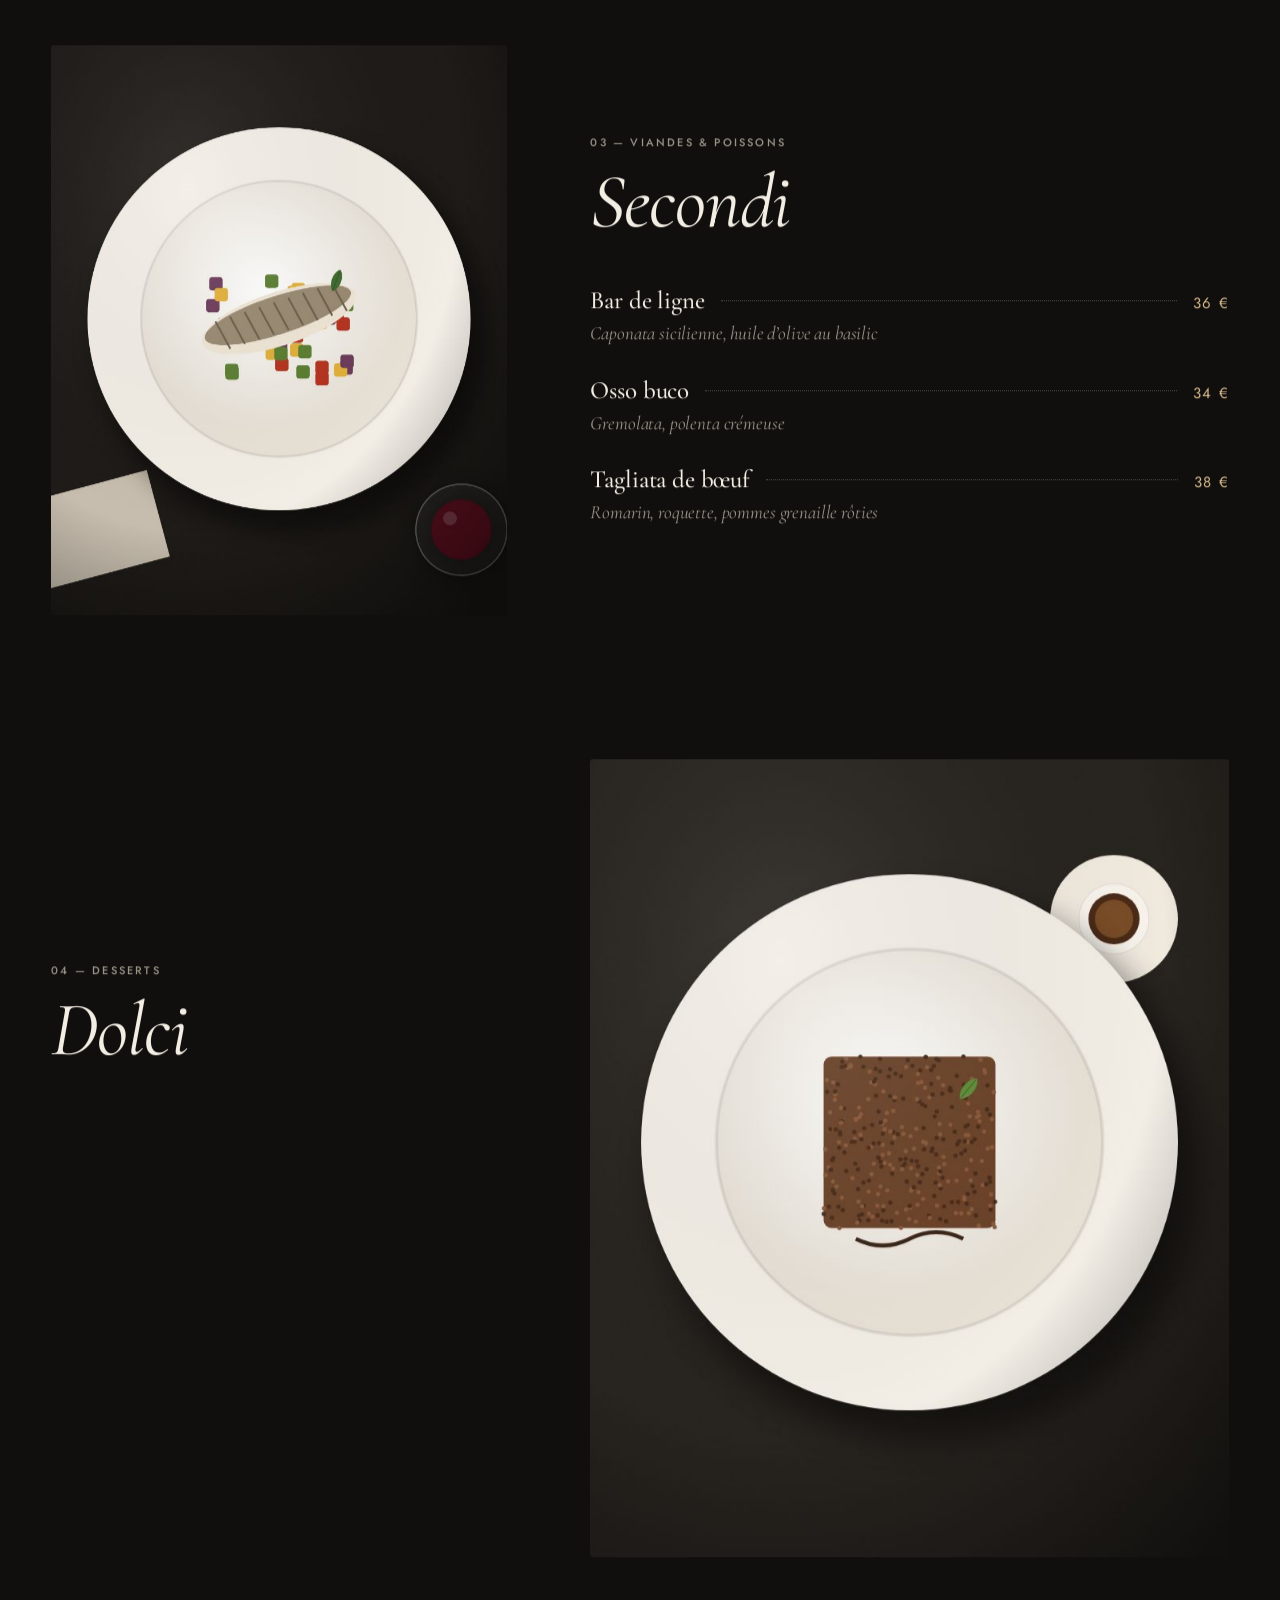
<file: bella-italia/index.html>
<!DOCTYPE html>
<html lang="fr" data-theme="dark">
<head>
  <meta charset="UTF-8">
  <meta name="viewport" content="width=device-width, initial-scale=1.0">
  <title>Restaurant Bella Italia — Cuisine italienne gastronomique</title>
  <meta name="description" content="Restaurant Bella Italia : cuisine italienne de saison, pâtes fraîches faites maison, produits importés d’Italie et cave de vins italiens. Réservez votre table.">
  <link rel="preconnect" href="https://fonts.googleapis.com">
  <link rel="preconnect" href="https://fonts.gstatic.com" crossorigin>
  <link href="https://fonts.googleapis.com/css2?family=Cormorant+Garamond:ital,wght@0,300;0,400;0,500;0,600;1,400&family=Jost:wght@400;500&display=swap" rel="stylesheet">
  <link rel="stylesheet" href="styles.css">
</head>
<body>

  <!-- ══════════ PRELOADER ══════════ -->
  <div class="loader" id="loader" aria-hidden="true">
    <div class="loader-inner">
      <p class="loader-wordmark">Restaurant Bella Italia</p>
      <span class="loader-rule"><i id="loaderBar"></i></span>
    </div>
  </div>

  <!-- ══════════ CONTENU ══════════ -->
  <main class="smooth" id="smooth">

    <!-- ─── SCÈNE 1 · PASTEBOARD → ZOOM TEXTE → SÉRIE EN LUMIÈRE ─── -->
    <section class="scene s-hero" id="hero" data-pin="5">
      <div class="pin">

        <div class="floaters" aria-hidden="true">
          <figure class="fl" style="--x:-4%;  --y:13%; --w:196px" data-d="0.55"><img src="images/fl-01.jpg" alt=""></figure>
          <figure class="fl" style="--x:21%;   --y:3%; --w:142px" data-d="0.90"><img src="images/fl-02.jpg" alt=""></figure>
          <figure class="fl" style="--x:40%;  --y:-8%; --w:232px" data-d="0.40"><img src="images/fl-03.jpg" alt=""></figure>
          <figure class="fl" style="--x:63%;  --y:7%; --w:126px" data-d="0.75"><img src="images/fl-04.jpg" alt=""></figure>
          <figure class="fl" style="--x:85%;  --y:1%; --w:208px" data-d="1.00"><img src="images/fl-05.jpg" alt=""></figure>
          <figure class="fl" style="--x:-2%;  --y:45%; --w:116px" data-d="0.50"><img src="images/fl-06.jpg" alt=""></figure>
          <figure class="fl" style="--x:94%;  --y:37%; --w:172px" data-d="0.70"><img src="images/fl-07.jpg" alt=""></figure>
          <figure class="fl" style="--x:13%;  --y:71%; --w:248px" data-d="0.35"><img src="images/fl-08.jpg" alt=""></figure>
          <figure class="fl" style="--x:44%;  --y:81%; --w:134px" data-d="0.85"><img src="images/fl-09.jpg" alt=""></figure>
          <figure class="fl" style="--x:73%;  --y:64%; --w:188px" data-d="0.60"><img src="images/fl-10.jpg" alt=""></figure>
        </div>

        <div class="hero-copy">
          <p class="hero-kicker mono" id="heroKicker">RESTAURANT BELLA ITALIA — CUISINE ITALIENNE</p>
          <h1 class="hero-title">
            <span class="hero-line1" id="heroLine1">La grande cuisine italienne,</span>
            <span class="hero-line2" id="heroLine2">
              <span class="hl">servie avec</span>
              <span class="grow" id="grow1"><img src="images/hero.jpg" alt="Tagliolini à la truffe noire, verre de vin rouge et huile d’olive sur une table sombre"></span>
              <span class="hl">élégance.</span>
            </span>
          </h1>
        </div>

        <!-- calque plein écran : titre blanc sur l'image -->
        <div class="spot" id="spot" aria-hidden="true">
          <h2 class="spot-intro" id="spotIntro"><span>Cuisine</span> <span>italienne</span> <span>de</span> <span>saison,</span> <span>faite</span> <span>maison</span></h2>
        </div>

      </div>
    </section>

    <!-- ─── SCÈNE 2 · MANIFESTE (remplissage caractère par caractère) ─── -->
    <section class="scene s-fill" id="manifeste" data-pin="3.5">
      <div class="pin">
        <p class="fill-text" id="fillText">Chez Bella Italia, chaque assiette commence au marché et se termine à votre table. Pâtes tirées à la main chaque matin, produits venus d’Italie, et un service <span class="boxed" id="boxedPhrase">attentif, jamais pressé<svg class="box-svg" viewBox="0 0 100 100" preserveAspectRatio="none"><path id="boxPath" d="M50,6 C88,4 98,22 97,50 C96,82 76,96 49,95 C16,94 3,76 4,48 C5,18 20,7 50,6 Z"/></svg></span>.</p>
      </div>
    </section>

    <!-- ─── SCÈNE 3 · SÉLECTION (panneau blanc, masonry parallaxe) ─── -->
    <section class="collection" id="travaux">
      <header class="coll-head">
        <p class="mono ash">LES SIGNATURES DE LA MAISON</p>
        <h2 class="coll-title" id="collTitle">Ce que l’on vient goûter ici</h2>
        <p class="coll-sub">Des recettes de famille, revisitées avec les plus beaux produits de saison.</p>
        <p class="mono ash">HUIT ASSIETTES — DE MILAN À PALERME</p>
      </header>

      <div id="collGrid"></div>
    </section>

    <!-- ─── 5 · DEVISE — train de mots-clés géants sur bande lime ─── -->
    <div class="band" id="temps">
      <div class="diag to-lime" aria-hidden="true"></div>
      <section class="scene s-motto" data-pin="4">
        <div class="pin motto-pin">
          <p class="motto-kicker mono" id="mottoKicker">CE QUI GUIDE NOTRE CUISINE</p>
          <div class="motto-track" id="mottoTrack"></div>
          <p class="motto-hint mono" id="mottoHint"></p>
        </div>
      </section>
      <div class="diag from-lime" aria-hidden="true"></div>
    </div>

    <!-- ─── ★ LA CARTE — plats, prix, photos + réservation (rempli par carte.js) ─── -->
    <section class="carte" id="carte">
      <header class="carte-head">
        <p class="carte-kicker mono ash reveal"></p>
        <h2 class="carte-title reveal"></h2>
        <p class="carte-sub reveal"></p>
      </header>
      <div class="carte-list" id="carteList"></div>
      <p class="carte-tasting mono reveal"></p>
      <div class="carte-book reveal" id="reserver">
        <h3 class="book-title"></h3>
        <p class="book-text"></p>
        <a class="btn-book" href="#contact"></a>
        <p class="book-hours mono ash"></p>
      </div>
    </section>

    <!-- ─── SCÈNE 5 · « UN PROJET, 3 ÉTAPES » → LE PROCESSUS IMMERSIF ─── -->
    <section class="scene s-night" id="explorer" data-pin="9">
      <div class="pin">

        <div class="night-line" id="nightLine">
          <span class="hl nw" id="nw1">Une</span>
          <span class="hl nw" id="nw2">soirée,</span>
          <span class="grow" id="grow2"><img src="images/process.jpg" alt="Burrata et tomates anciennes, verres de vin rouge"></span>
          <span class="hl nw" id="nw3">3 temps.</span>
        </div>

        <!-- compteur monumental : le numéro d'étape défile comme un odomètre -->
        <div class="bignum" id="bigNum" aria-hidden="true"><span class="bignum-fixed">0</span><span class="bignum-roll"><span id="bigRoll"></span></span></div>

        <!-- contenu de l'étape, à gauche -->
        <div class="psteps" id="psteps"></div>

        <p class="steps-cta" id="stepsCta">
          <a href="#contact" data-nav id="stepsCtaLink">Réserver une table →<svg class="cta-oval" viewBox="0 0 100 100" preserveAspectRatio="none" aria-hidden="true"><path id="ctaOval" d="M50,6 C88,4 98,22 97,50 C96,82 76,96 49,95 C16,94 3,76 4,48 C5,18 20,7 50,6 Z"/></svg></a>
        </p>

        <!-- rideau de lames : essuie le plein écran SANS jamais dézoomer -->
        <div class="wipe" id="nightWipe" aria-hidden="true"><span></span><span></span><span></span><span></span><span></span><span></span><span></span></div>

      </div>
    </section>

    <!-- ─── 8 · PREUVE SOCIALE — citation en rideau, guillemets géants ─── -->
    <section class="scene s-quote" id="temoignage" data-pin="3">
      <div class="pin">
        <div class="q-stack">
          <span class="q-glyph" aria-hidden="true">“</span>
          <blockquote class="q-block">
            <p class="q-text" id="quoteText"></p>
          </blockquote>
          <div class="q-sign">
            <span class="q-rule" aria-hidden="true"></span>
            <div class="q-sign-row" id="quoteAuthorWrap">
              <p class="q-name" id="quoteAuthor"></p>
              <p class="q-ctx mono ash" id="figKicker"></p>
              <p class="q-fig" id="bigFigure"><span class="fig-pre" id="figPre"></span><span class="fig-val" id="figVal">0</span><span class="fig-unit" id="figUnit"></span></p>
            </div>
          </div>
        </div>
      </div>
    </section>

    <!-- ─── SCÈNE 9 · OBJECTIONS — PHRASES + TRAÎNÉE D'IMAGES SOUS LA SOURIS ─── -->
    <section class="scene s-final" id="final" data-pin="2.6">
      <div class="pin">
        <p class="final-text">
          <span class="fs" id="fs1">Pas de surgelé.</span>
          <span class="fs" id="fs2">Pas de raccourci.</span>
          <span class="fs" id="fs3">Pas de chichis.</span><br>
          <span class="fs" id="fs4">Juste l’Italie, <span class="pill" id="pillPhrase">dans l’assiette.<svg class="pill-svg" viewBox="0 0 100 100" preserveAspectRatio="none"><path id="pillPath" d="M50,6 C88,4 98,22 97,50 C96,82 76,96 49,95 C16,94 3,76 4,48 C5,18 20,7 50,6 Z"/></svg></span></span>
        </p>

        <!-- réserve d'images pour la traînée sous la souris -->
        <div class="trail" id="trail" aria-hidden="true">
          <img src="images/tr-01.jpg"   style="--tw:150px" alt="">
          <img src="images/tr-02.jpg"   style="--tw:190px" alt="">
          <img src="images/tr-03.jpg"  style="--tw:120px" alt="">
          <img src="images/tr-04.jpg"  style="--tw:200px" alt="">
          <img src="images/tr-05.jpg" style="--tw:96px"  alt="">
          <img src="images/tr-06.jpg"  style="--tw:170px" alt="">
          <img src="images/tr-07.jpg"  style="--tw:34px"  alt="">
          <img src="images/tr-08.jpg"  style="--tw:140px" alt="">
          <img src="images/tr-09.jpg"  style="--tw:200px" alt="">
          <img src="images/tr-10.jpg" style="--tw:110px" alt="">
          <img src="images/tr-11.jpg"  style="--tw:28px"  alt="">
          <img src="images/tr-12.jpg"  style="--tw:160px" alt="">
          <img src="images/tr-13.jpg"  style="--tw:130px" alt="">
          <img src="images/tr-14.jpg"  style="--tw:180px" alt="">
          <img src="images/tr-15.jpg"  style="--tw:40px"  alt="">
          <img src="images/tr-16.jpg"  style="--tw:150px" alt="">
          <img src="images/tr-17.jpg"  style="--tw:120px" alt="">
          <img src="images/tr-18.jpg"  style="--tw:200px" alt="">
          <img src="images/tr-19.jpg" style="--tw:100px" alt="">
          <img src="images/tr-20.jpg"  style="--tw:170px" alt="">
        </div>
      </div>
    </section>

    <!-- ─── FOOTER ─── -->
    <footer class="footer" id="contact">
      <p class="footer-kicker mono ash reveal">RÉSERVER UNE TABLE</p>
      <a class="footer-mail reveal" href="mailto:reservation@bellaitalia.fr"><span class="footer-mail-text">reservation@bellaitalia.fr</span></a>
      <p class="footer-reassurance mono ash reveal">DU MARDI AU SAMEDI — 12 H–14 H 30 · 19 H–22 H 30 — CONFIRMATION SOUS 2 H</p>
      <h2 class="footer-name" id="footerName" aria-label="Restaurant Bella Italia">Restaurant Bella Italia</h2>
      <div class="footer-bottom">
        <p class="mono ash">© 2026 — RESTAURANT BELLA ITALIA</p>
        <p class="mono"><a href="https://www.instagram.com/bellaitalia.restaurant/" target="_blank" rel="noopener">INSTAGRAM ↗</a>&nbsp;&nbsp;&nbsp;<a href="https://www.google.com/maps/search/Restaurant+Bella+Italia" target="_blank" rel="noopener">GOOGLE MAPS ↗</a></p>
        <p class="mono ash">FATTO A MANO, OGNI GIORNO</p>
      </div>
    </footer>

  </main>

  <!-- ══════════ CHROME FIXE — barre flottante en haut ══════════ -->

  <header class="dock" id="dock">
    <a class="dock-wordmark" href="#hero" data-nav>Restaurant Bella Italia</a>
    <nav class="dock-nav" aria-label="Navigation principale">
      <a class="dock-link mono" href="#travaux" data-nav>LA MAISON</a>
      <a class="dock-link mono" href="#carte" data-nav>LA CARTE</a>
    </nav>
    <a class="dock-cta mono" href="#contact" data-nav>RÉSERVER UNE TABLE</a>
  </header>

  <script src="content.js"></script>
  <script src="carte.js"></script>
  <script src="app.js"></script>
</body>
</html>
</file>
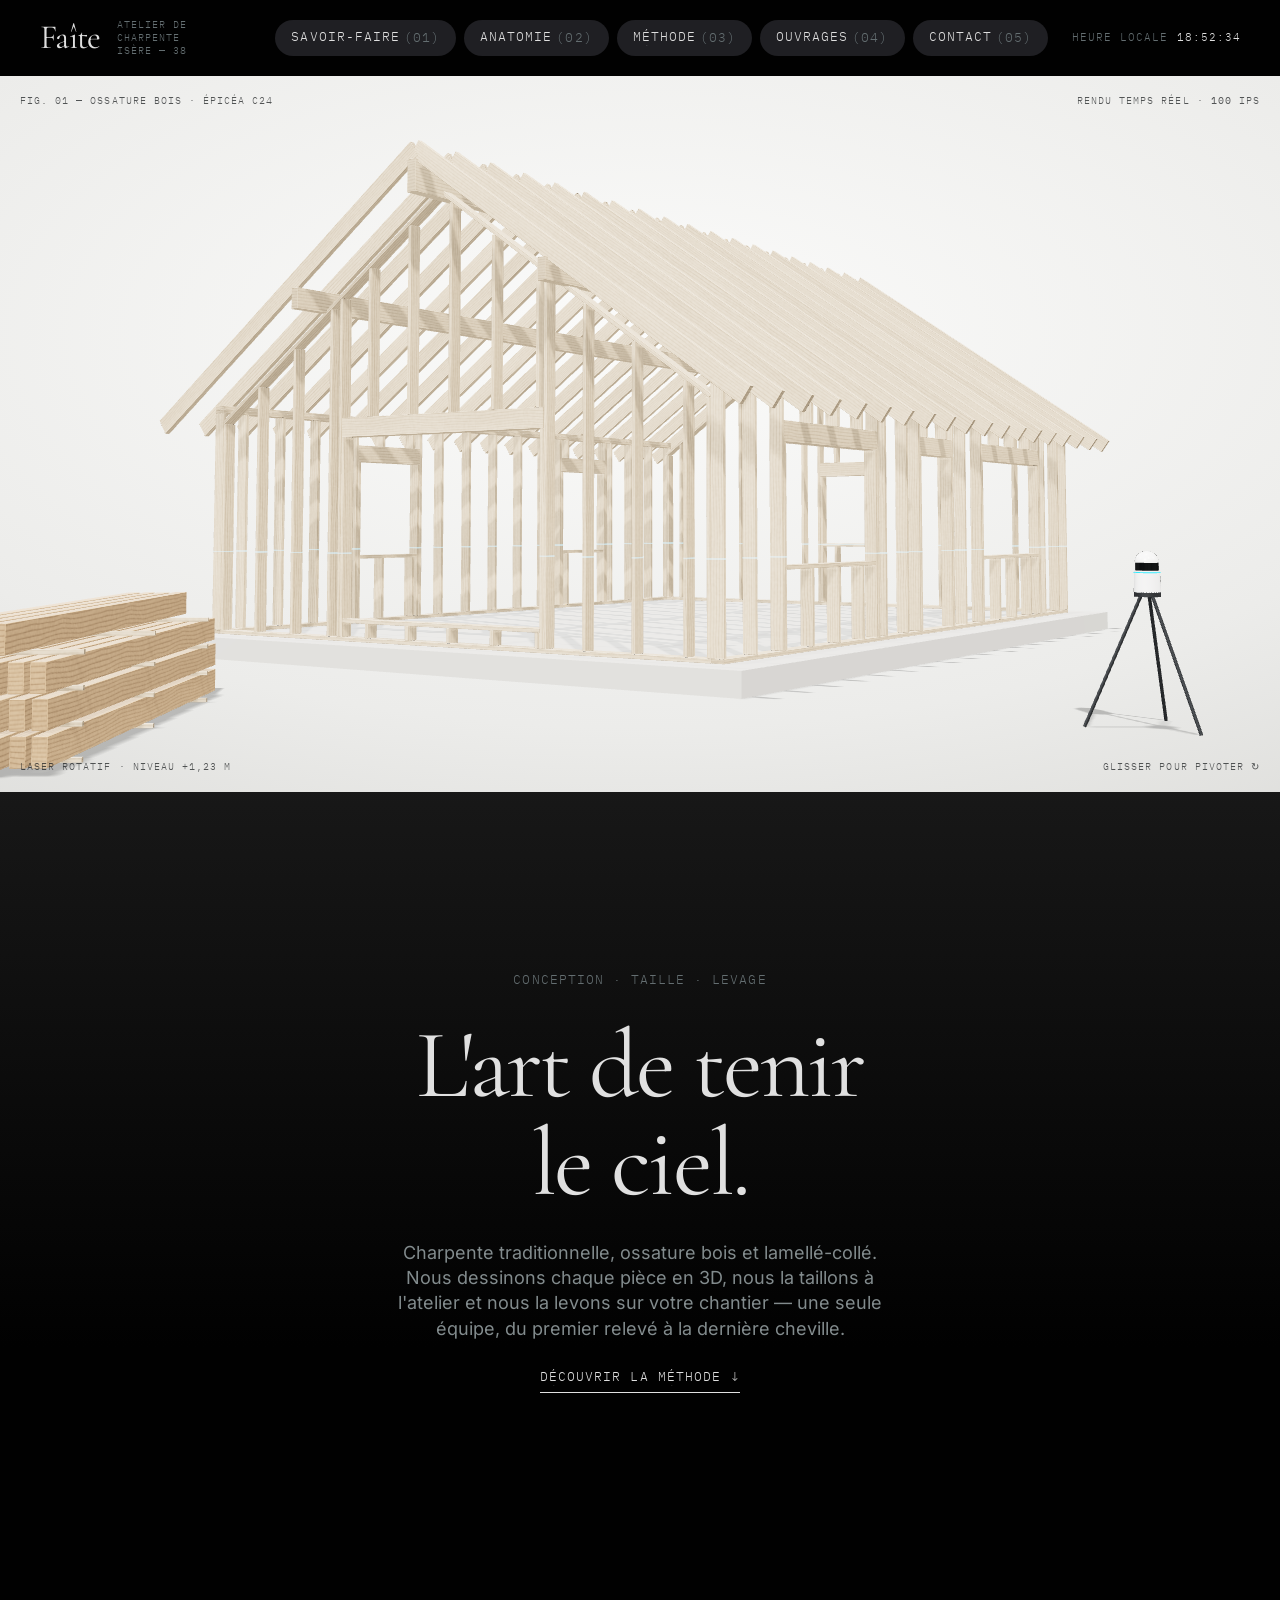
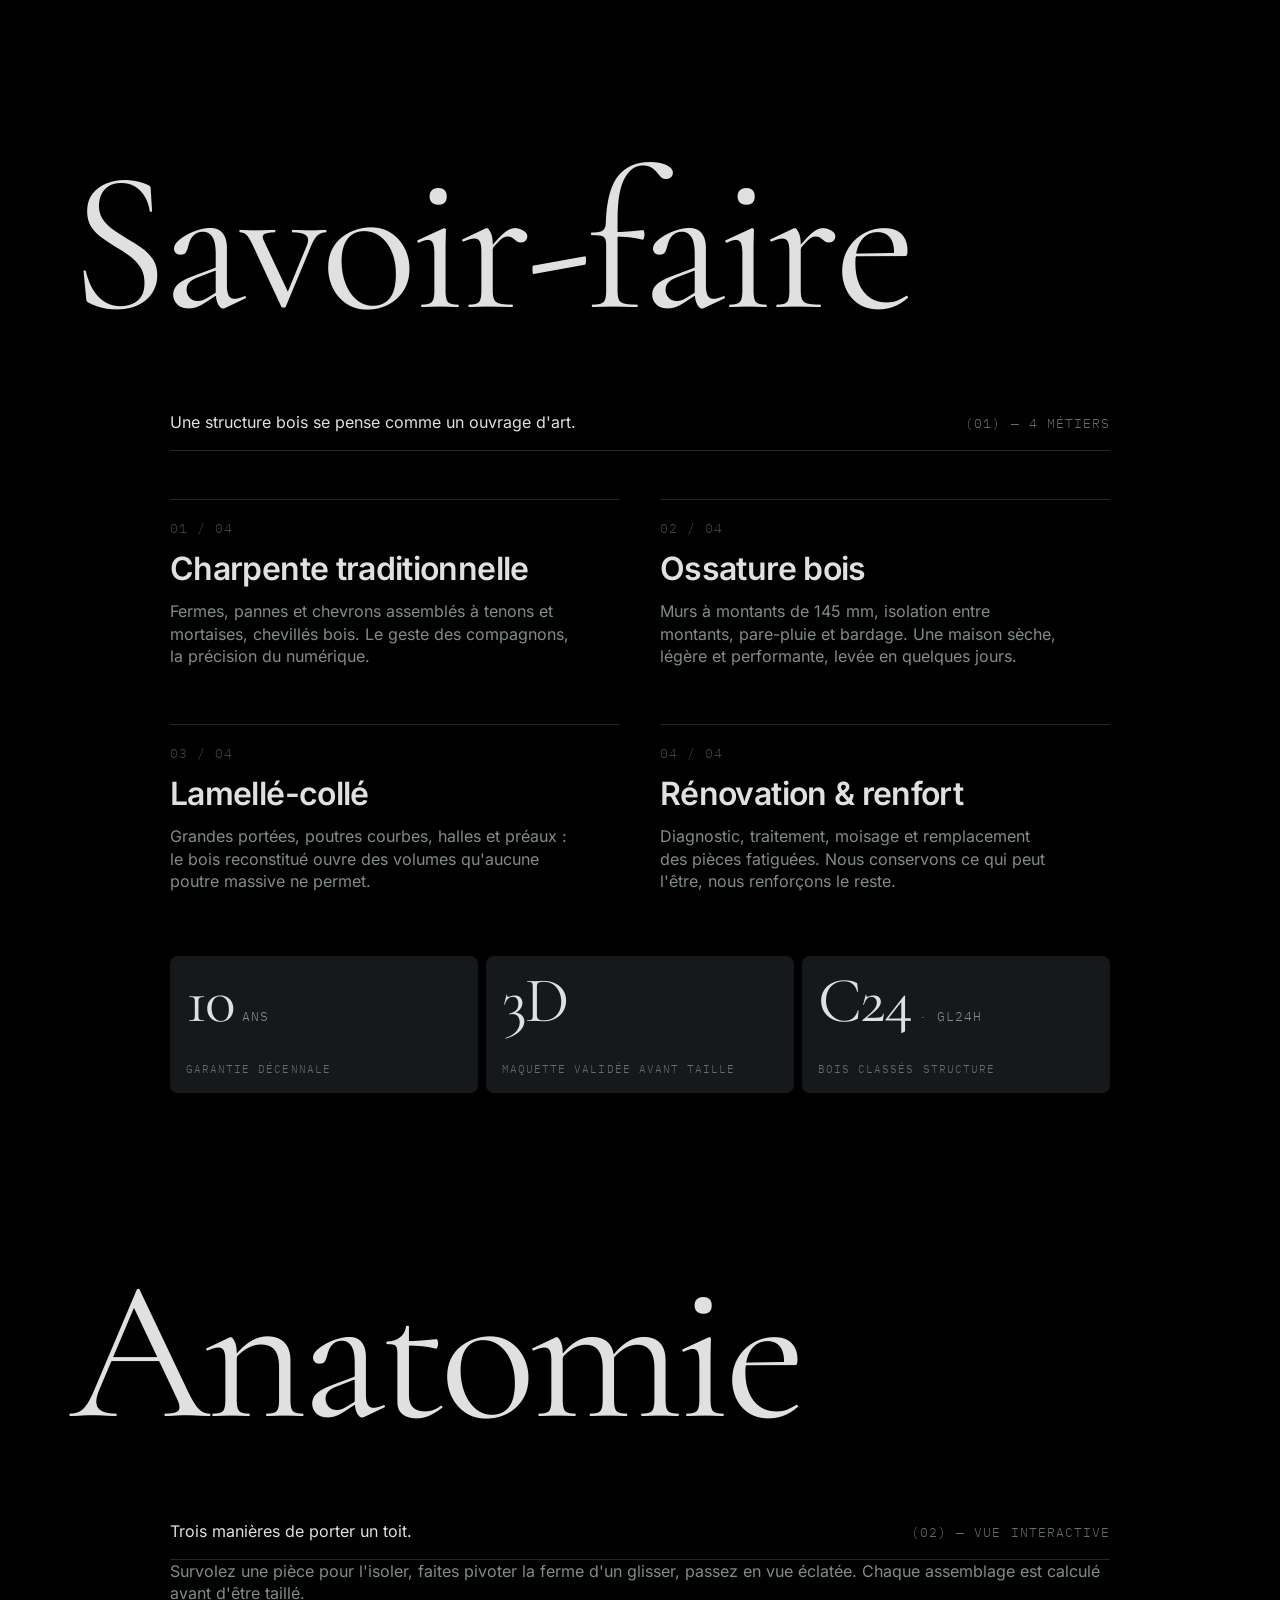
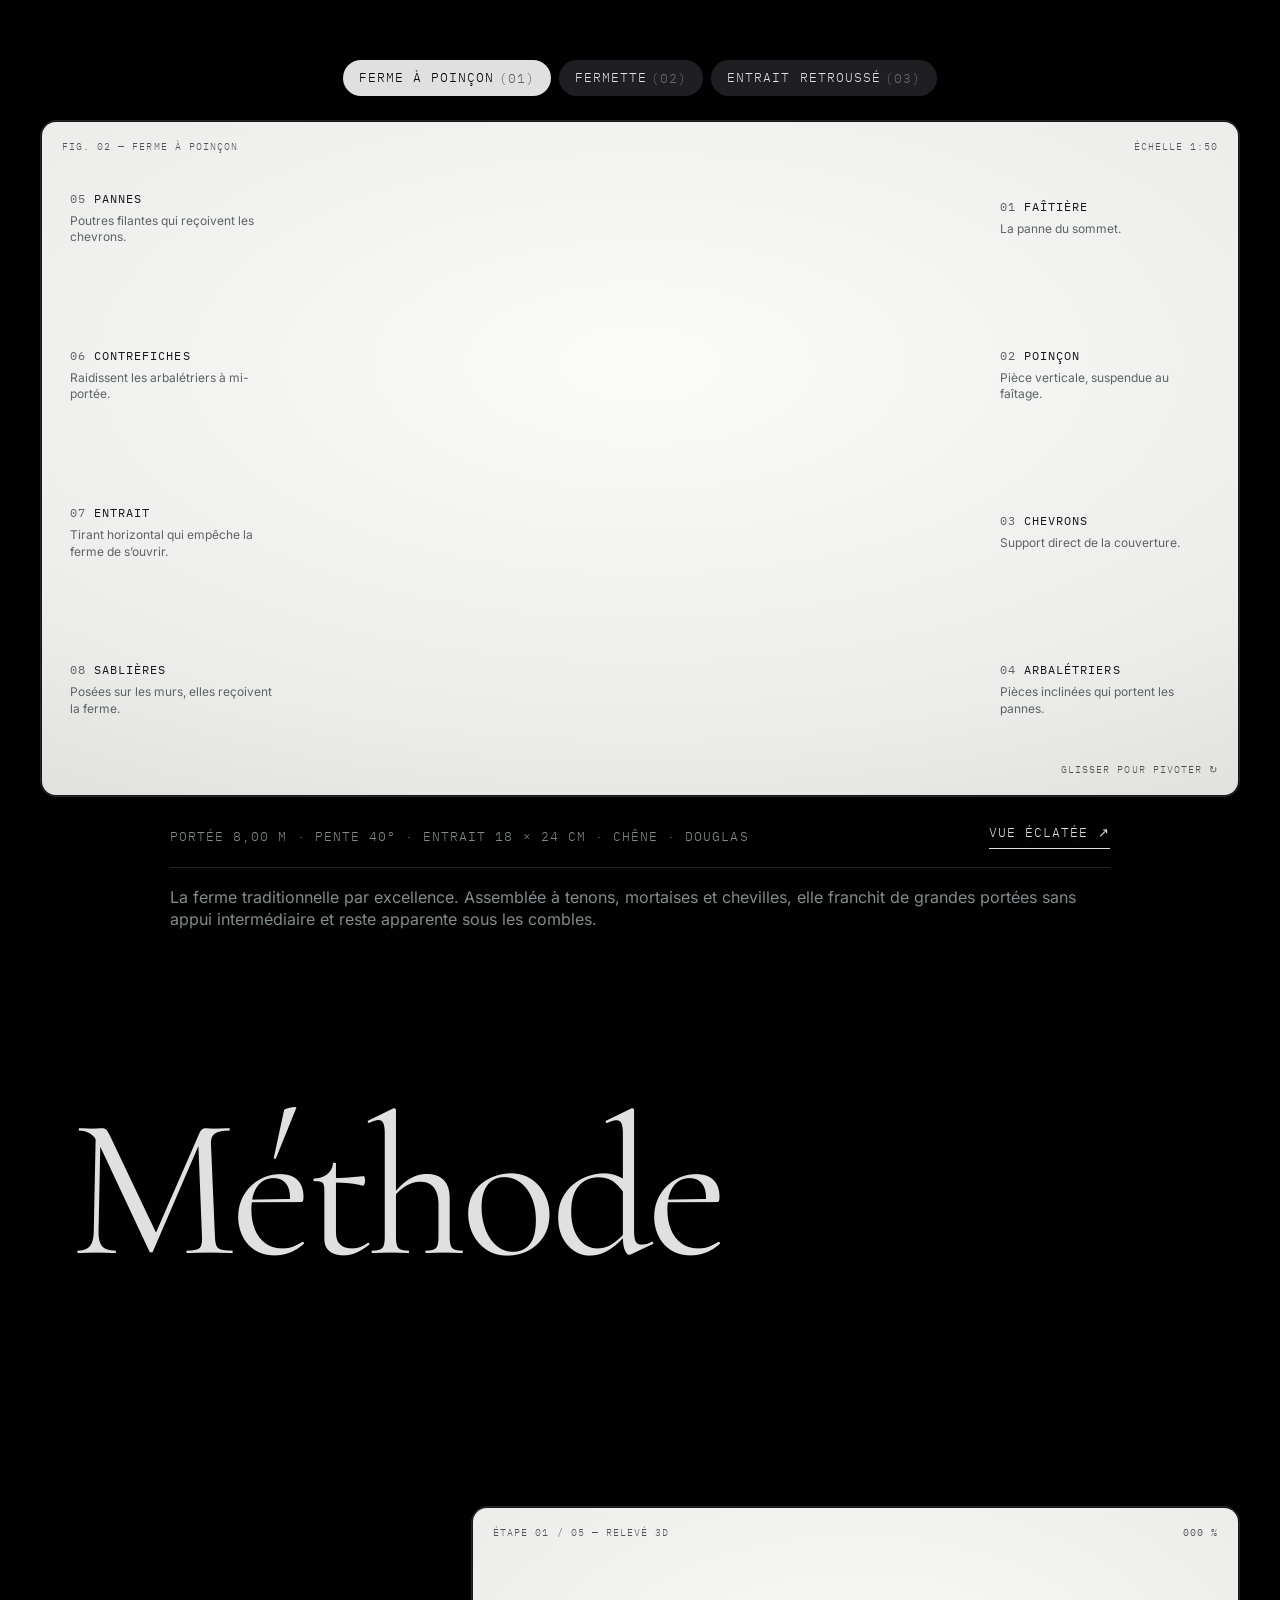
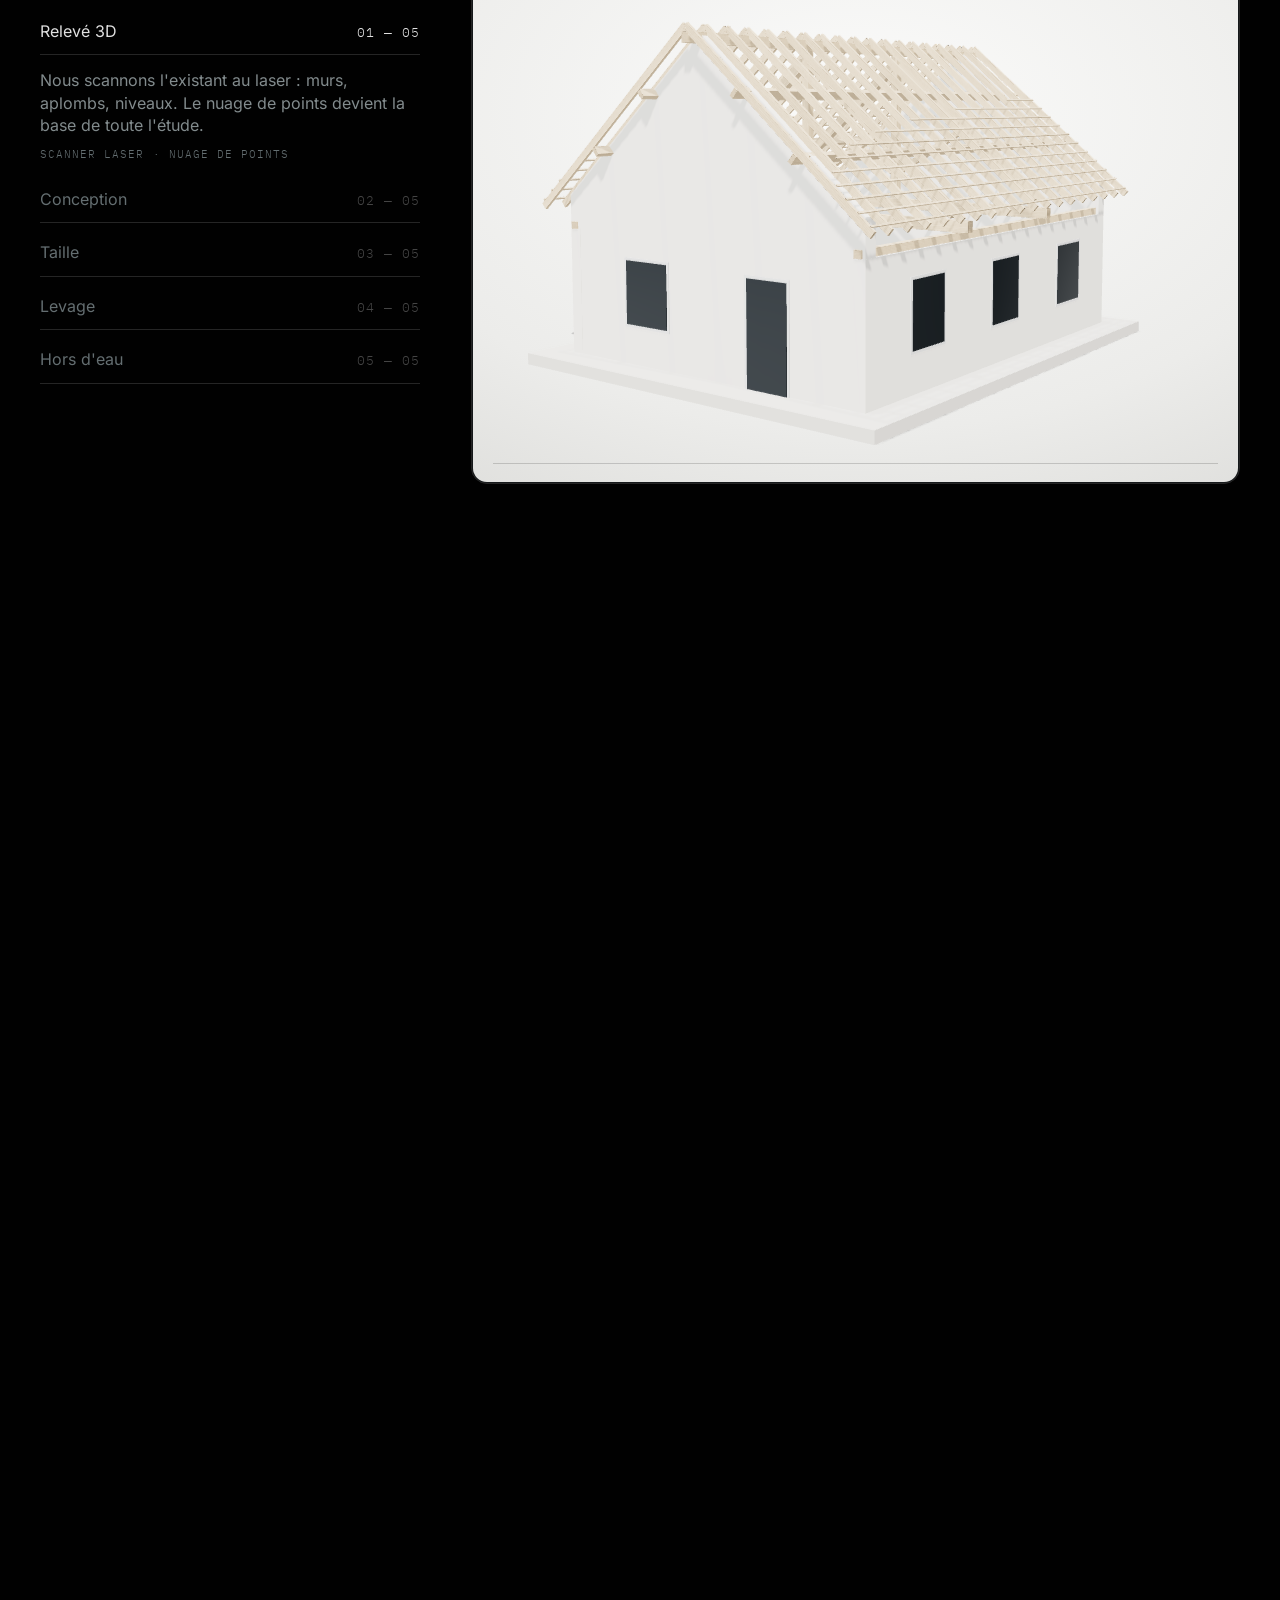
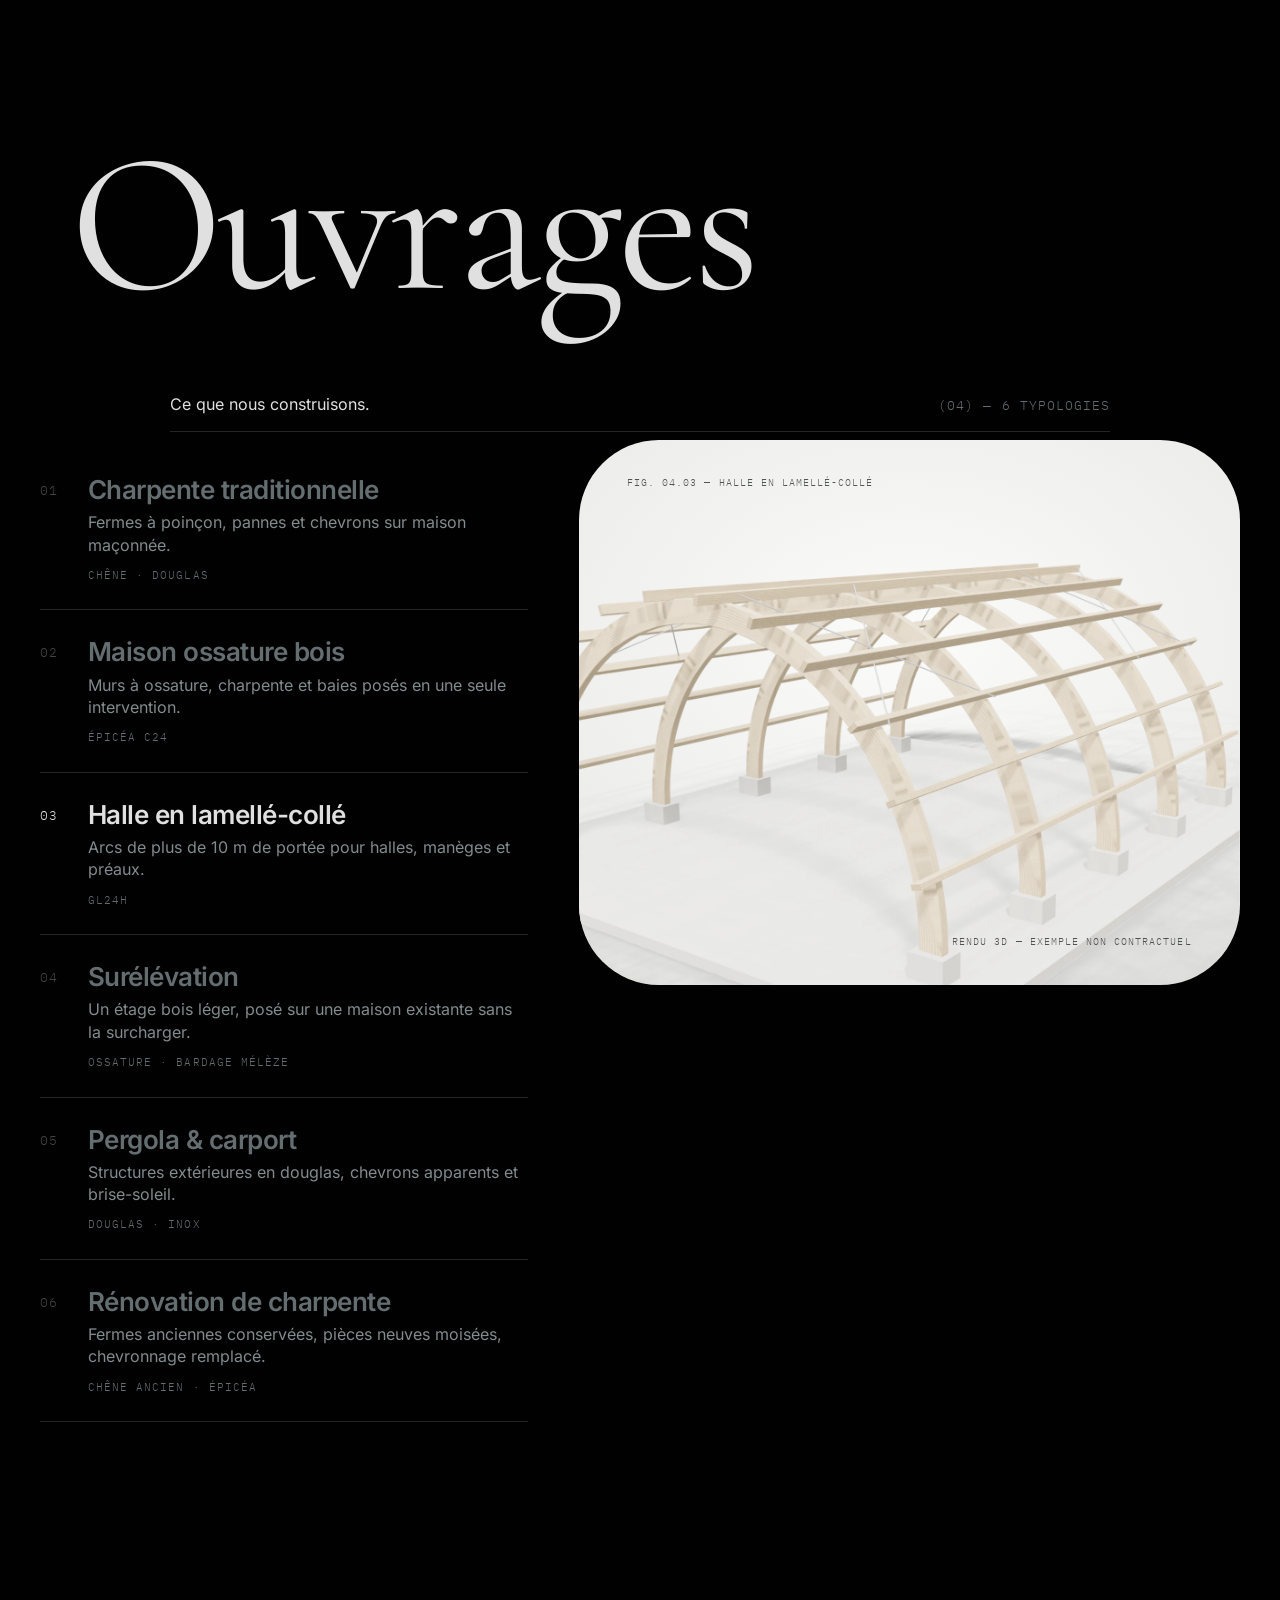
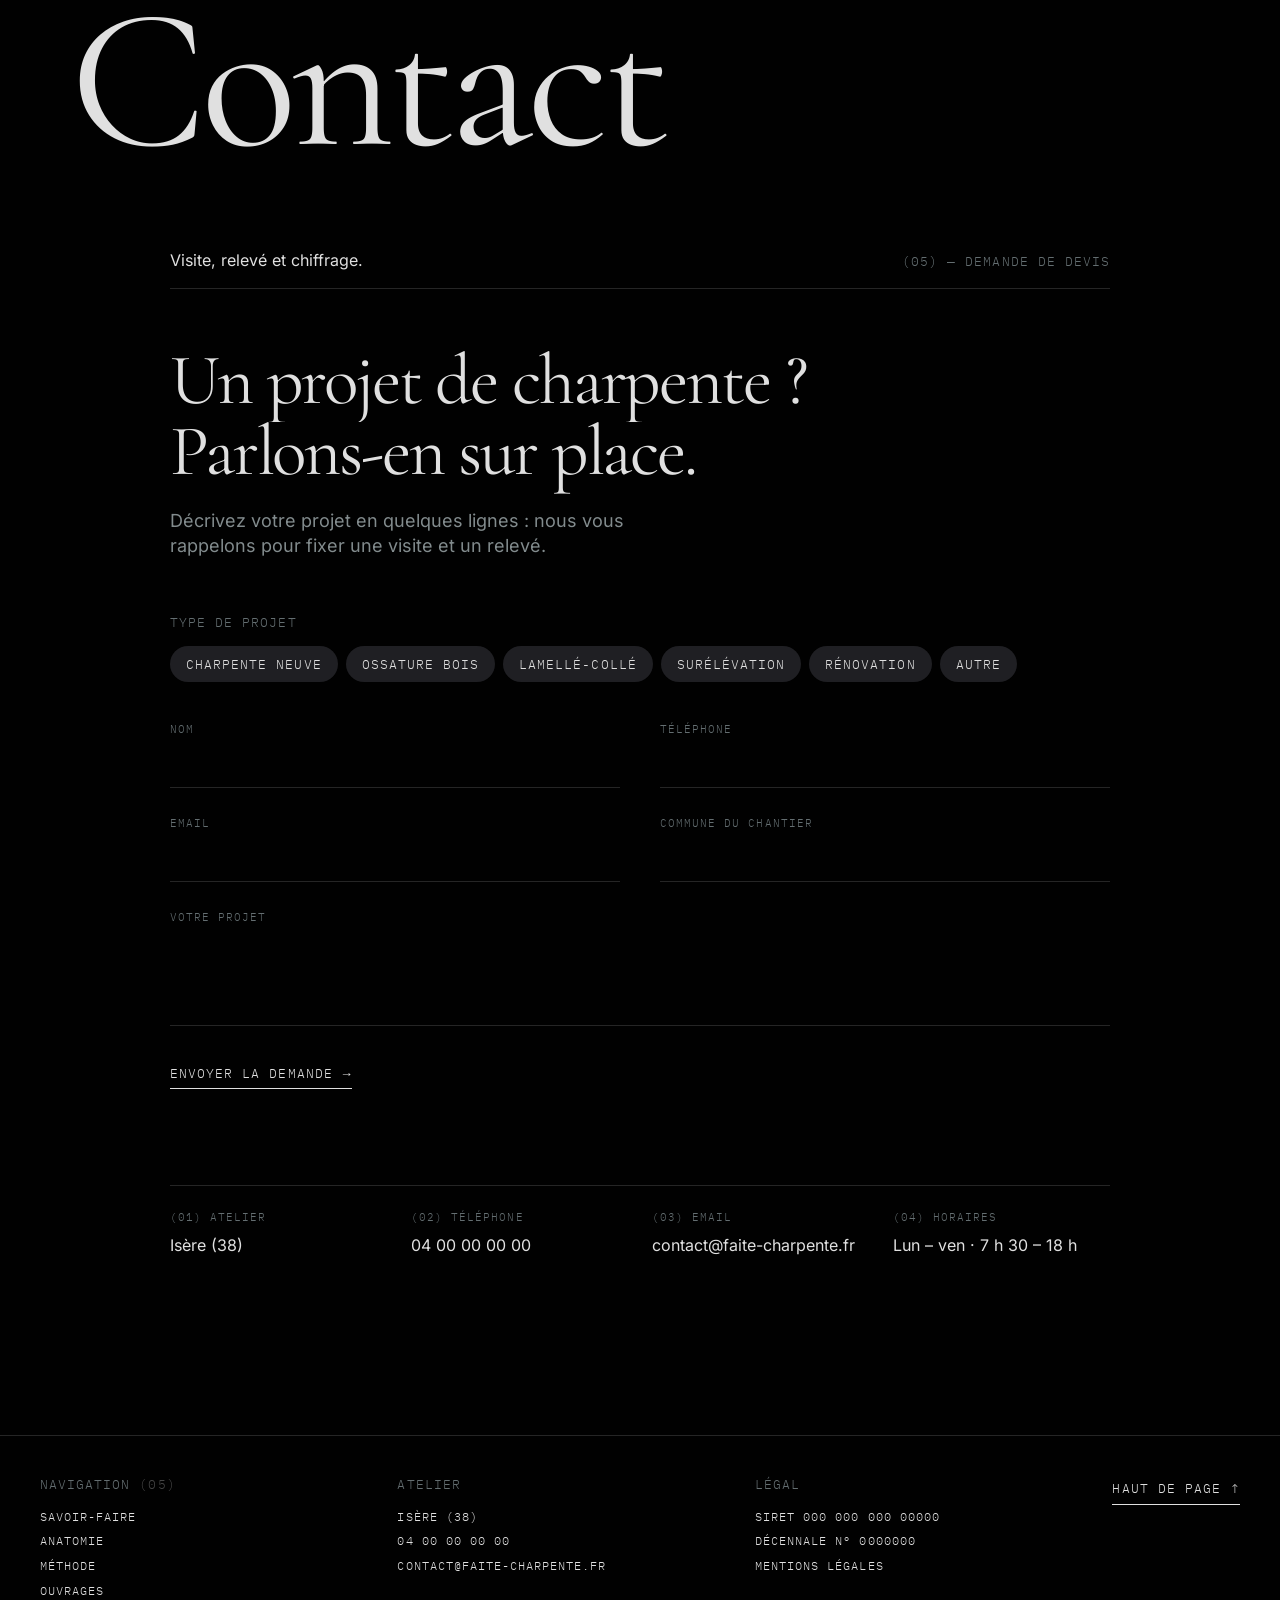
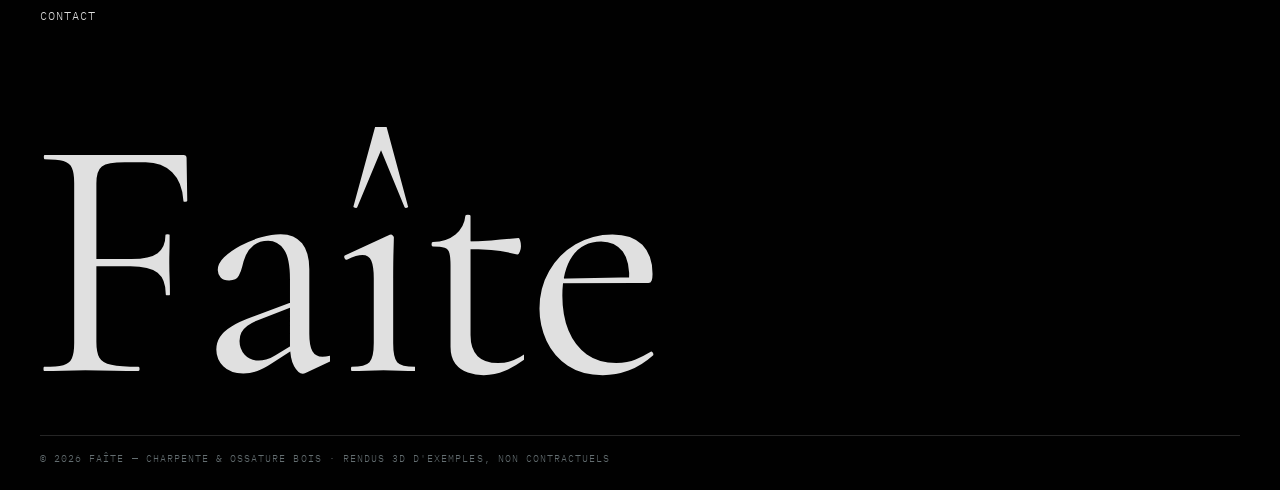
<file: charpente/index.html>
<!doctype html>
<html lang="fr">
<head>
  <meta charset="utf-8">
  <meta name="viewport" content="width=device-width, initial-scale=1">
  <title>Faîte — Charpente, ossature bois &amp; lamellé-collé</title>
  <meta name="description" content="Atelier de charpente : charpente traditionnelle, ossature bois, lamellé-collé et rénovation. Conception 3D, taille en atelier, levage et mise hors d'eau.">
  <meta name="theme-color" content="#010101">
  <meta property="og:type" content="website">
  <meta property="og:title" content="Faîte — L'art de tenir le ciel">
  <meta property="og:description" content="Charpente traditionnelle, ossature bois et lamellé-collé. De la maquette 3D au levage.">
  <meta property="og:image" content="img/og-image.jpg">
  <link rel="preload" href="fonts/cormorant-garamond-latin-400-normal.woff2" as="font" type="font/woff2" crossorigin>
  <link rel="preload" href="fonts/inter-latin-400-normal.woff2" as="font" type="font/woff2" crossorigin>
  <link rel="preload" href="fonts/ibm-plex-mono-latin-300-normal.woff2" as="font" type="font/woff2" crossorigin>
  <link rel="stylesheet" href="css/style.css">
  <link rel="modulepreload" href="vendor/three.module.min.js">
  <script>
    // Les états initiaux des animations ne s'appliquent que si le JS tourne.
    document.documentElement.classList.add('js');
    setTimeout(function () { if (!window.__faiteBoot) document.documentElement.classList.remove('js'); }, 4000);
  </script>
</head>
<body>

  <!-- Chargement -->
  <div class="loader" aria-hidden="true">
    <p class="loader__mark">Faîte</p>
    <div class="loader__foot">
      <p class="mono">Chargement de la maquette 3D</p>
      <p class="mono"><span data-load>000</span> %</p>
    </div>
    <span class="loader__bar"><i></i></span>
  </div>

  <!-- Curseur « instrument » -->
  <div class="cursor" aria-hidden="true">
    <span class="cursor__cross"></span>
    <span class="cursor__label mono"></span>
    <span class="cursor__coords mono"></span>
  </div>

  <header class="header">
    <a class="brand" href="#top" aria-label="Faîte — retour en haut">
      <span class="brand__mark">Faîte</span>
      <span class="brand__meta mono">Atelier de charpente<br>Isère — 38</span>
    </a>
    <nav class="nav" aria-label="Navigation principale">
      <a class="pill" href="#savoir-faire" data-magnetic><span class="roll">Savoir-faire</span><span class="pill__n">(01)</span></a>
      <a class="pill" href="#anatomie" data-magnetic><span class="roll">Anatomie</span><span class="pill__n">(02)</span></a>
      <a class="pill" href="#methode" data-magnetic><span class="roll">Méthode</span><span class="pill__n">(03)</span></a>
      <a class="pill" href="#ouvrages" data-magnetic><span class="roll">Ouvrages</span><span class="pill__n">(04)</span></a>
      <a class="pill" href="#contact" data-magnetic><span class="roll">Contact</span><span class="pill__n">(05)</span></a>
    </nav>
    <p class="clock mono" aria-hidden="true">Heure locale <time data-clock>00:00:00</time></p>
    <button class="pill menu-toggle" type="button" aria-expanded="false" aria-controls="menu"><span class="roll" data-menu-label>Menu</span><span class="pill__n">(05)</span></button>
  </header>

  <div class="menu" id="menu" hidden>
    <nav class="menu__nav" aria-label="Menu">
      <a href="#savoir-faire"><span class="mono">(01)</span>Savoir-faire</a>
      <a href="#anatomie"><span class="mono">(02)</span>Anatomie</a>
      <a href="#methode"><span class="mono">(03)</span>Méthode</a>
      <a href="#ouvrages"><span class="mono">(04)</span>Ouvrages</a>
      <a href="#contact"><span class="mono">(05)</span>Contact</a>
    </nav>
    <p class="menu__foot mono"><a href="tel:+33400000000">04 00 00 00 00</a><a href="mailto:contact@faite-charpente.fr">contact@faite-charpente.fr</a></p>
  </div>

  <main id="top">

    <!-- ========== Bandeau 3D ========== -->
    <section class="band" aria-label="Maquette 3D d'une maison à ossature bois">
      <div class="band__frame">
        <div class="band__view" data-view="hero" data-cursor="Pivoter">
          <img class="poster" src="img/hero.webp" width="2400" height="1100" fetchpriority="high"
               alt="Rendu 3D d'une maison à ossature bois en cours de levage, avec une pile de bois et un laser de chantier">
        </div>
        <div class="hud" aria-hidden="true">
          <span class="hud__tl mono">Fig. 01 — Ossature bois · épicéa C24</span>
          <span class="hud__tr mono">Rendu temps réel · <b data-fps>60</b> ips</span>
          <span class="hud__bl mono">Laser rotatif · niveau +1,23 m</span>
          <span class="hud__br mono" data-drag-hint>Glisser pour pivoter ↻</span>
        </div>
      </div>
    </section>

    <!-- ========== Énoncé ========== -->
    <section class="statement">
      <p class="mono kicker" data-fade>Conception · Taille · Levage</p>
      <h1 class="display" data-lines>L'art de tenir<br>le ciel.</h1>
      <p class="lead" data-fade>Charpente traditionnelle, ossature bois et lamellé-collé. Nous dessinons chaque pièce en 3D, nous la taillons à l'atelier et nous la levons sur votre chantier — une seule équipe, du premier relevé à la dernière cheville.</p>
      <a class="text-link" href="#methode" data-fade><span class="roll">Découvrir la méthode</span><span aria-hidden="true">↓</span></a>
    </section>

    <!-- ========== 01 · Savoir-faire ========== -->
    <section class="section" id="savoir-faire">
      <h2 class="monument" data-monument>Savoir-faire</h2>
      <div class="col">
        <div class="row-head" data-fade>
          <p class="row-head__title">Une structure bois se pense comme un ouvrage d'art.</p>
          <p class="mono row-head__meta">(01) — 4 métiers</p>
        </div>
        <hr class="rule" data-rule>
        <div class="features">
          <article class="feature" data-fade>
            <p class="mono feature__n">01 / 04</p>
            <h3 class="feature__title">Charpente traditionnelle</h3>
            <p class="feature__text">Fermes, pannes et chevrons assemblés à tenons et mortaises, chevillés bois. Le geste des compagnons, la précision du numérique.</p>
          </article>
          <article class="feature" data-fade>
            <p class="mono feature__n">02 / 04</p>
            <h3 class="feature__title">Ossature bois</h3>
            <p class="feature__text">Murs à montants de 145 mm, isolation entre montants, pare-pluie et bardage. Une maison sèche, légère et performante, levée en quelques jours.</p>
          </article>
          <article class="feature" data-fade>
            <p class="mono feature__n">03 / 04</p>
            <h3 class="feature__title">Lamellé-collé</h3>
            <p class="feature__text">Grandes portées, poutres courbes, halles et préaux : le bois reconstitué ouvre des volumes qu'aucune poutre massive ne permet.</p>
          </article>
          <article class="feature" data-fade>
            <p class="mono feature__n">04 / 04</p>
            <h3 class="feature__title">Rénovation &amp; renfort</h3>
            <p class="feature__text">Diagnostic, traitement, moisage et remplacement des pièces fatiguées. Nous conservons ce qui peut l'être, nous renforçons le reste.</p>
          </article>
        </div>
        <div class="cards">
          <div class="card" data-fade>
            <p class="card__value"><span data-count="10">10</span><small>ans</small></p>
            <p class="mono card__label">Garantie décennale</p>
          </div>
          <div class="card" data-fade>
            <p class="card__value">3D</p>
            <p class="mono card__label">Maquette validée avant taille</p>
          </div>
          <div class="card" data-fade>
            <p class="card__value">C24<small>· GL24h</small></p>
            <p class="mono card__label">Bois classés structure</p>
          </div>
        </div>
      </div>
    </section>

    <!-- ========== 02 · Anatomie ========== -->
    <section class="section" id="anatomie">
      <h2 class="monument" data-monument>Anatomie</h2>
      <div class="col">
        <div class="row-head" data-fade>
          <p class="row-head__title">Trois manières de porter un toit.</p>
          <p class="mono row-head__meta">(02) — Vue interactive</p>
        </div>
        <hr class="rule" data-rule>
        <p class="body" data-fade>Survolez une pièce pour l'isoler, faites pivoter la ferme d'un glisser, passez en vue éclatée. Chaque assemblage est calculé avant d'être taillé.</p>
      </div>

      <div class="floatnav" role="tablist" aria-label="Type de ferme" data-fade>
        <button class="pill is-active" type="button" role="tab" aria-selected="true" data-truss="poincon"><span class="roll">Ferme à poinçon</span><span class="pill__n">(01)</span></button>
        <button class="pill" type="button" role="tab" aria-selected="false" data-truss="fermette"><span class="roll">Fermette</span><span class="pill__n">(02)</span></button>
        <button class="pill" type="button" role="tab" aria-selected="false" data-truss="retrousse"><span class="roll">Entrait retroussé</span><span class="pill__n">(03)</span></button>
      </div>

      <div class="frame frame--wide" data-fade>
        <div class="well well--anatomy" data-view="anatomy" data-cursor="Pivoter">
          <img class="poster" src="img/anatomie.webp" width="1800" height="1100" loading="lazy"
               alt="Ferme à poinçon en 3D : entrait, arbalétriers, poinçon, contrefiches, pannes et chevrons">
          <div class="callouts" data-callouts></div>
          <div class="hud" aria-hidden="true">
            <span class="hud__tl mono" data-truss-fig>Fig. 02 — Ferme à poinçon</span>
            <span class="hud__tr mono">Échelle 1:50</span>
            <span class="hud__br mono">Glisser pour pivoter ↻</span>
          </div>
        </div>
      </div>

      <div class="col anatomy-foot">
        <ol class="legend" data-legend></ol>
        <div class="spec">
          <p class="mono spec__row" data-truss-spec>Portée 8,00 m · Pente 40° · Entrait 18 × 24 cm · Chêne · Douglas</p>
          <button class="text-link" type="button" data-explode aria-pressed="false"><span class="roll">Vue éclatée</span><span aria-hidden="true">↗</span></button>
        </div>
        <hr class="rule" data-rule>
        <p class="body" data-truss-text>La ferme traditionnelle par excellence. Assemblée à tenons, mortaises et chevilles, elle franchit de grandes portées sans appui intermédiaire et reste apparente sous les combles.</p>
      </div>
    </section>

    <!-- ========== 03 · Méthode ========== -->
    <section class="process" id="methode">
      <h2 class="monument" data-monument>Méthode</h2>
      <div class="process__track" data-process>
        <div class="process__sticky">
          <div class="process__grid">
            <ol class="steps">
              <li class="step is-active">
                <div class="step__head"><h3 class="step__title">Relevé 3D</h3><span class="mono step__n">01 — 05</span></div>
                <hr class="rule">
                <div class="step__body"><div>
                  <p>Nous scannons l'existant au laser : murs, aplombs, niveaux. Le nuage de points devient la base de toute l'étude.</p>
                  <p class="mono step__meta">Scanner laser · nuage de points</p>
                </div></div>
              </li>
              <li class="step">
                <div class="step__head"><h3 class="step__title">Conception</h3><span class="mono step__n">02 — 05</span></div>
                <hr class="rule">
                <div class="step__body"><div>
                  <p>Chaque pièce est dessinée, chaque assemblage vérifié. Vous visitez votre charpente en 3D avant le premier trait de scie.</p>
                  <p class="mono step__meta">Maquette numérique · note de calcul</p>
                </div></div>
              </li>
              <li class="step">
                <div class="step__head"><h3 class="step__title">Taille</h3><span class="mono step__n">03 — 05</span></div>
                <hr class="rule">
                <div class="step__body"><div>
                  <p>Les bois sont taillés sur machine à commande numérique puis ajustés à la main. Tout est numéroté, rien n'est improvisé sur le chantier.</p>
                  <p class="mono step__meta">Commande numérique · finitions main</p>
                </div></div>
              </li>
              <li class="step">
                <div class="step__head"><h3 class="step__title">Levage</h3><span class="mono step__n">04 — 05</span></div>
                <hr class="rule">
                <div class="step__body"><div>
                  <p>Sablières, fermes, pannes, chevrons : la structure monte dans l'ordre, à la grue, en quelques jours.</p>
                  <p class="mono step__meta">Grue · équipe dédiée</p>
                </div></div>
              </li>
              <li class="step">
                <div class="step__head"><h3 class="step__title">Hors d'eau</h3><span class="mono step__n">05 — 05</span></div>
                <hr class="rule">
                <div class="step__body"><div>
                  <p>Liteaux, écran sous-toiture et couverture : la maison est hors d'eau. Nous restons jusqu'à la réception.</p>
                  <p class="mono step__meta">Couverture · réception</p>
                </div></div>
              </li>
            </ol>
            <div class="frame frame--process">
              <div class="well well--process" data-view="process">
                <img class="poster" src="img/methode.webp" width="1600" height="1200" loading="lazy"
                     alt="Maison maçonnée avec sa charpente traditionnelle levée et une partie de la couverture en zinc">
                <div class="hud" aria-hidden="true">
                  <span class="hud__tl mono" data-step-label>Étape 01 / 05 — Relevé 3D</span>
                  <span class="hud__tr mono"><b data-step-pct>000</b> %</span>
                  <span class="hud__bar"><i data-step-bar></i></span>
                </div>
              </div>
            </div>
          </div>
        </div>
      </div>
    </section>

    <!-- ========== 04 · Ouvrages ========== -->
    <section class="section works" id="ouvrages">
      <h2 class="monument" data-monument>Ouvrages</h2>
      <div class="col">
        <div class="row-head" data-fade>
          <p class="row-head__title">Ce que nous construisons.</p>
          <p class="mono row-head__meta">(04) — 6 typologies</p>
        </div>
        <hr class="rule" data-rule>
      </div>
      <div class="works__grid">
        <ol class="works__list">
          <li class="work is-active">
            <button class="work__btn" type="button" data-work="0">
              <span class="mono work__n">01</span>
              <span class="work__title">Charpente traditionnelle</span>
              <span class="work__text">Fermes à poinçon, pannes et chevrons sur maison maçonnée.</span>
              <span class="mono work__meta">Chêne · Douglas</span>
            </button>
            <figure class="work__media"><img src="img/traditionnelle.webp" width="1600" height="1200" loading="lazy" alt="Rendu 3D d'une charpente traditionnelle à fermes à poinçon sur une maison maçonnée, couverture zinc partielle"></figure>
          </li>
          <li class="work">
            <button class="work__btn" type="button" data-work="1">
              <span class="mono work__n">02</span>
              <span class="work__title">Maison ossature bois</span>
              <span class="work__text">Murs à ossature, charpente et baies posés en une seule intervention.</span>
              <span class="mono work__meta">Épicéa C24</span>
            </button>
            <figure class="work__media"><img src="img/ossature.webp" width="1600" height="1200" loading="lazy" alt="Rendu 3D d'une maison à ossature bois avec ses murs à montants et sa charpente"></figure>
          </li>
          <li class="work">
            <button class="work__btn" type="button" data-work="2">
              <span class="mono work__n">03</span>
              <span class="work__title">Halle en lamellé-collé</span>
              <span class="work__text">Arcs de plus de 10 m de portée pour halles, manèges et préaux.</span>
              <span class="mono work__meta">GL24h</span>
            </button>
            <figure class="work__media"><img src="img/lamelle.webp" width="1600" height="1200" loading="lazy" alt="Rendu 3D d'une halle à arcs en lamellé-collé reliés par des pannes"></figure>
          </li>
          <li class="work">
            <button class="work__btn" type="button" data-work="3">
              <span class="mono work__n">04</span>
              <span class="work__title">Surélévation</span>
              <span class="work__text">Un étage bois léger, posé sur une maison existante sans la surcharger.</span>
              <span class="mono work__meta">Ossature · bardage mélèze</span>
            </button>
            <figure class="work__media"><img src="img/surelevation.webp" width="1600" height="1200" loading="lazy" alt="Rendu 3D d'une surélévation à ossature bois sur une maison maçonnée"></figure>
          </li>
          <li class="work">
            <button class="work__btn" type="button" data-work="4">
              <span class="mono work__n">05</span>
              <span class="work__title">Pergola &amp; carport</span>
              <span class="work__text">Structures extérieures en douglas, chevrons apparents et brise-soleil.</span>
              <span class="mono work__meta">Douglas · inox</span>
            </button>
            <figure class="work__media"><img src="img/pergola.webp" width="1600" height="1200" loading="lazy" alt="Rendu 3D d'une pergola en douglas à lames brise-soleil"></figure>
          </li>
          <li class="work">
            <button class="work__btn" type="button" data-work="5">
              <span class="mono work__n">06</span>
              <span class="work__title">Rénovation de charpente</span>
              <span class="work__text">Fermes anciennes conservées, pièces neuves moisées, chevronnage remplacé.</span>
              <span class="mono work__meta">Chêne ancien · épicéa</span>
            </button>
            <figure class="work__media"><img src="img/renovation.webp" width="1600" height="1200" loading="lazy" alt="Rendu 3D d'une charpente ancienne en chêne renforcée par des pièces neuves claires"></figure>
          </li>
        </ol>
        <div class="works__viewer" aria-hidden="true">
          <div class="viewer" data-cursor="Voir">
            <img class="viewer__img is-active" src="img/traditionnelle.webp" alt="" width="1600" height="1200" loading="lazy">
            <img class="viewer__img" src="img/ossature.webp" alt="" width="1600" height="1200" loading="lazy">
            <img class="viewer__img" src="img/lamelle.webp" alt="" width="1600" height="1200" loading="lazy">
            <img class="viewer__img" src="img/surelevation.webp" alt="" width="1600" height="1200" loading="lazy">
            <img class="viewer__img" src="img/pergola.webp" alt="" width="1600" height="1200" loading="lazy">
            <img class="viewer__img" src="img/renovation.webp" alt="" width="1600" height="1200" loading="lazy">
            <div class="hud">
              <span class="hud__tl mono" data-viewer-label>Fig. 04.01 — Charpente traditionnelle</span>
              <span class="hud__br mono">Rendu 3D — exemple non contractuel</span>
            </div>
          </div>
        </div>
      </div>
    </section>

    <!-- ========== 05 · Contact ========== -->
    <section class="section contact" id="contact">
      <h2 class="monument" data-monument>Contact</h2>
      <div class="col">
        <div class="row-head" data-fade>
          <p class="row-head__title">Visite, relevé et chiffrage.</p>
          <p class="mono row-head__meta">(05) — Demande de devis</p>
        </div>
        <hr class="rule" data-rule>
        <h3 class="display display--sm" data-lines>Un projet de charpente ?<br>Parlons-en sur place.</h3>
        <p class="lead" data-fade>Décrivez votre projet en quelques lignes : nous vous rappelons pour fixer une visite et un relevé.</p>

        <form class="form" novalidate data-form>
          <fieldset class="chips" data-fade>
            <legend class="mono">Type de projet</legend>
            <label class="chip"><input type="checkbox" name="type" value="Charpente neuve"><span>Charpente neuve</span></label>
            <label class="chip"><input type="checkbox" name="type" value="Ossature bois"><span>Ossature bois</span></label>
            <label class="chip"><input type="checkbox" name="type" value="Lamellé-collé"><span>Lamellé-collé</span></label>
            <label class="chip"><input type="checkbox" name="type" value="Surélévation"><span>Surélévation</span></label>
            <label class="chip"><input type="checkbox" name="type" value="Rénovation"><span>Rénovation</span></label>
            <label class="chip"><input type="checkbox" name="type" value="Autre"><span>Autre</span></label>
          </fieldset>
          <div class="fields" data-fade>
            <label class="field"><span class="mono">Nom</span><input name="nom" autocomplete="name" required></label>
            <label class="field"><span class="mono">Téléphone</span><input name="tel" type="tel" autocomplete="tel" required></label>
            <label class="field"><span class="mono">Email</span><input name="email" type="email" autocomplete="email"></label>
            <label class="field"><span class="mono">Commune du chantier</span><input name="commune" autocomplete="address-level2"></label>
            <label class="field field--full"><span class="mono">Votre projet</span><textarea name="message" rows="3" required></textarea></label>
          </div>
          <div class="form__foot" data-fade>
            <button class="text-link" type="submit"><span class="roll">Envoyer la demande</span><span aria-hidden="true">→</span></button>
            <p class="mono form__status" role="status" aria-live="polite"></p>
          </div>
        </form>

        <dl class="info">
          <div data-fade><dt class="mono">(01) Atelier</dt><dd>Isère (38)</dd></div>
          <div data-fade><dt class="mono">(02) Téléphone</dt><dd><a class="link" href="tel:+33400000000">04 00 00 00 00</a></dd></div>
          <div data-fade><dt class="mono">(03) Email</dt><dd><a class="link" href="mailto:contact@faite-charpente.fr">contact@faite-charpente.fr</a></dd></div>
          <div data-fade><dt class="mono">(04) Horaires</dt><dd>Lun – ven · 7 h 30 – 18 h</dd></div>
        </dl>
      </div>
    </section>
  </main>

  <footer class="footer">
    <div class="footer__grid">
      <div>
        <p class="mono footer__h">Navigation <span>(05)</span></p>
        <ul class="mono">
          <li><a class="link" href="#savoir-faire">Savoir-faire</a></li>
          <li><a class="link" href="#anatomie">Anatomie</a></li>
          <li><a class="link" href="#methode">Méthode</a></li>
          <li><a class="link" href="#ouvrages">Ouvrages</a></li>
          <li><a class="link" href="#contact">Contact</a></li>
        </ul>
      </div>
      <div>
        <p class="mono footer__h">Atelier</p>
        <ul class="mono">
          <li>Isère (38)</li>
          <li><a class="link" href="tel:+33400000000">04 00 00 00 00</a></li>
          <li><a class="link" href="mailto:contact@faite-charpente.fr">contact@faite-charpente.fr</a></li>
        </ul>
      </div>
      <div>
        <p class="mono footer__h">Légal</p>
        <ul class="mono">
          <li>SIRET 000 000 000 00000</li>
          <li>Décennale n° 0000000</li>
          <li>Mentions légales</li>
        </ul>
      </div>
      <div class="footer__end">
        <a class="text-link" href="#top"><span class="roll">Haut de page</span><span aria-hidden="true">↑</span></a>
      </div>
    </div>
    <p class="footer__mark" aria-hidden="true" data-footer-mark>Faîte</p>
    <p class="mono footer__legal">© <span data-year>2026</span> Faîte — Charpente &amp; ossature bois · Rendus 3D d'exemples, non contractuels</p>
  </footer>

  <script src="vendor/gsap.min.js"></script>
  <script src="vendor/ScrollTrigger.min.js"></script>
  <script src="vendor/lenis.min.js"></script>
  <script type="module" src="js/main.js"></script>
</body>
</html>
</file>
<file: styles.css>
/* =========================================================
   VORA — Plomberie Voreppe
   Système visuel inspiré de l'éditorial « chambre noire » ORYZO :
   toile noyer, typographie crème, une seule couleur braise pour les crédits.
   ========================================================= */

:root {
  /* Couleurs */
  --cream: #ffedd7;      /* tout le texte */
  --walnut: #100904;     /* toile */
  --bark: #382416;       /* seule surface surélevée / CTA plein */
  --cork: #40372e;       /* séparateurs pointillés */
  --driftwood: #6c5f51;  /* structure secondaire */
  --ember: #dc5000;      /* crédits uniquement — jamais sur un bouton */

  /* Typo */
  --font: 'Inter', 'Söhne', 'Neue Haas Grotesk', ui-sans-serif, system-ui, -apple-system, 'Segoe UI', Roboto, sans-serif;
  --font-legal: Arial, system-ui, sans-serif;
  --t-sub: 18px;
  --t-hsm: 24px;
  --t-body: clamp(21px, 2.05vw, 29px);
  --t-heading: clamp(34px, 3.4vw, 56px);
  --t-display: clamp(51px, 6.4vw, 108px);
  --t-label: 12px;

  /* Espace & formes */
  --gutter: 18px;
  --pad: 24px;
  --r-card: 12px;
  --r-ghost: 22.5px;
  --r-pill: 36px;

  --ease: cubic-bezier(.65, 0, .35, 1);
  --ease-out: cubic-bezier(.16, 1, .3, 1);
}

*, *::before, *::after { box-sizing: border-box; }

html { -webkit-text-size-adjust: 100%; }
html.lenis, html.lenis body { height: auto; }
.lenis.lenis-smooth { scroll-behavior: auto !important; }
.lenis.lenis-stopped { overflow: hidden; }

body {
  margin: 0;
  background: var(--walnut);
  color: var(--cream);
  font-family: var(--font);
  font-weight: 500;
  font-size: var(--t-label);
  line-height: 1.2;
  text-transform: uppercase;
  font-feature-settings: "ss01" on;
  -webkit-font-smoothing: antialiased;
  overflow-x: hidden;
}

::selection { background: var(--bark); color: var(--cream); }

a { color: inherit; text-decoration: none; }
p, h1, h2, h3, ul, dl, dd { margin: 0; padding: 0; }
ul { list-style: none; }
h1, h2, h3 { font-weight: 500; }
button { font: inherit; color: inherit; text-transform: inherit; }

:focus-visible { outline: 1px dashed var(--cream); outline-offset: 4px; }

/* ---------- Échelle typographique ---------- */
.h-display { font-size: var(--t-display); line-height: .9; font-weight: 500; }
.h-heading { font-size: var(--t-heading); line-height: .9; font-weight: 500; }
.body-copy {
  font-size: var(--t-body);
  line-height: 1.26;
  font-weight: 400;
  text-transform: none;          /* la seule voix en casse mixte */
}
.label { font-size: var(--t-label); margin-bottom: var(--gutter); color: var(--cream); }

/* Séparateur pointillé 1px */
.dash {
  display: block;
  width: 100%;
  height: 1px;
  background-image: linear-gradient(to right, var(--cork) 50%, transparent 0);
  background-size: 6px 1px;
  transform-origin: left center;
}

/* ---------- Effet « roll » au survol : le texte défile vers le haut ---------- */
.roll { display: inline-flex; vertical-align: top; }
.roll__mask { display: inline-block; overflow: hidden; height: 1.15em; vertical-align: top; }
.roll__inner { display: inline-flex; flex-direction: column; transition: transform .6s var(--ease-out); }
.roll__inner > span { display: block; line-height: 1.15; }
.roll__inner > span + span { position: absolute; transform: translateY(100%); }
.roll__inner { position: relative; }
a:hover .roll__inner, button:hover .roll__inner, .roll:hover .roll__inner { transform: translateY(-100%); }

/* ---------- Boutons : 3 seuls rayons — 36 / 22.5 / 0 ---------- */
.btn-pill {
  display: inline-flex;
  align-items: center;
  gap: 10px;
  background: var(--bark);
  color: var(--cream);
  border-radius: var(--r-pill);
  padding: 14px 24px;
  font-size: 14px;
  border: 0;
  cursor: pointer;
  position: relative;
  overflow: hidden;
  isolation: isolate;
}
.btn-pill::before {
  content: "";
  position: absolute;
  inset: 0;
  background: var(--cream);
  border-radius: inherit;
  transform: translateY(101%);
  transition: transform .6s var(--ease-out);
  z-index: -1;
}
.btn-pill:hover { color: var(--walnut); }
.btn-pill:hover::before { transform: translateY(0); }
.btn-pill { transition: color .4s var(--ease-out); }

.btn-ghost {
  display: inline-flex;
  align-items: center;
  justify-content: center;
  background: transparent;
  border: 1px solid var(--cream);
  border-radius: var(--r-ghost);
  padding: 7.5px 18px;
  font-size: 12px;
  cursor: pointer;
  position: relative;
  overflow: hidden;
  isolation: isolate;
  transition: color .4s var(--ease-out);
}
.btn-ghost::before {
  content: "";
  position: absolute;
  left: 50%; top: 50%;
  width: 120%; aspect-ratio: 1;
  background: var(--cream);
  border-radius: 50%;
  transform: translate(-50%, -50%) scale(0);
  transition: transform .6s var(--ease-out);
  z-index: -1;
}
.btn-ghost:hover { color: var(--walnut); }
.btn-ghost:hover::before { transform: translate(-50%, -50%) scale(1); }
.btn-ghost--sm { font-size: 10px; }

.link {
  background-image: linear-gradient(var(--cream), var(--cream));
  background-size: 0% 1px;
  background-position: 0 100%;
  background-repeat: no-repeat;
  transition: background-size .5s var(--ease-out);
}
.link:hover { background-size: 100% 1px; }

/* ---------- Calques fixes ---------- */
.webgl {
  position: fixed;
  inset: 0;
  width: 100vw;
  height: 100vh;
  z-index: 0;
  pointer-events: none;
}
.glow {
  position: fixed;
  left: var(--gx, 62%);
  top: var(--gy, 52%);
  width: 70vmin;
  height: 70vmin;
  transform: translate(-50%, -50%);
  background: radial-gradient(closest-side, rgba(220, 120, 50, .16), rgba(56, 36, 22, .12) 55%, transparent);
  pointer-events: none;
  z-index: 0;
  opacity: var(--go, 1);
}
.grain {
  position: fixed;
  inset: -50%;
  width: 200%;
  height: 200%;
  pointer-events: none;
  z-index: 50;
  opacity: .07;
  background-image: url("data:image/svg+xml;utf8,<svg xmlns='http://www.w3.org/2000/svg' width='160' height='160'><filter id='n'><feTurbulence type='fractalNoise' baseFrequency='.9' numOctaves='2' stitchTiles='stitch'/><feColorMatrix values='0 0 0 0 1  0 0 0 0 .93  0 0 0 0 .84  0 0 0 1 0'/></filter><rect width='100%' height='100%' filter='url(%23n)'/></svg>");
  animation: grain 1s steps(6) infinite;
}
@keyframes grain {
  0% { transform: translate(0, 0); }
  20% { transform: translate(-4%, 3%); }
  40% { transform: translate(3%, -5%); }
  60% { transform: translate(-6%, -2%); }
  80% { transform: translate(5%, 4%); }
  100% { transform: translate(0, 0); }
}

main, .footer, .nav, .rail { position: relative; z-index: 2; }

/* ---------- Curseur personnalisé ---------- */
.cursor, .cursor-dot { display: none; }
.has-cursor .cursor { display: grid; }
.has-cursor .cursor-dot { display: block; }
.has-cursor, .has-cursor a, .has-cursor button { cursor: none; }
.has-cursor input, .has-cursor textarea { cursor: text; }
.cursor {
  position: fixed;
  left: 0; top: 0;
  width: 36px; height: 36px;
  margin: -18px 0 0 -18px;
  border: 1px solid var(--cream);
  border-radius: 50%;
  pointer-events: none;
  z-index: 100;
  transition: width .45s var(--ease-out), height .45s var(--ease-out), margin .45s var(--ease-out), background-color .45s var(--ease-out), border-color .45s;
  display: grid;
  place-items: center;
}
.cursor__label { font-size: 10px; color: var(--walnut); opacity: 0; transition: opacity .3s; white-space: nowrap; }
.cursor.is-hover { width: 84px; height: 84px; margin: -42px 0 0 -42px; background: var(--cream); }
.cursor.is-hover .cursor__label { opacity: 1; }
.cursor.is-link { width: 56px; height: 56px; margin: -28px 0 0 -28px; border-color: var(--driftwood); }
/* `scale` (et non transform/opacity) : GSAP pilote déjà ces deux propriétés en ligne. */
.cursor.is-hidden { scale: 0; }
.cursor { transition-property: width, height, margin, background-color, border-color, scale; }
.cursor-dot {
  position: fixed;
  left: 0; top: 0;
  width: 5px; height: 5px;
  margin: -2.5px 0 0 -2.5px;
  border-radius: 50%;
  background: var(--cream);
  pointer-events: none;
  z-index: 101;
}

/* ---------- Loader ---------- */
.loader { display: none; }
.js .loader {
  display: flex;
  flex-direction: column;
  justify-content: space-between;
  position: fixed;
  inset: 0;
  z-index: 200;
  background: var(--walnut);
  padding: var(--pad);
}
.loader__top { display: flex; justify-content: space-between; font-size: 12px; }
.loader__count { font-size: clamp(90px, 22vw, 340px); line-height: .8; overflow: hidden; font-variant-numeric: tabular-nums; }
.loader__num { display: inline-block; }
.loader__bar { height: 1px; background-image: linear-gradient(to right, var(--cork) 50%, transparent 0); background-size: 6px 1px; }
.loader__bar span { display: block; height: 1px; background: var(--cream); transform-origin: left; transform: scaleX(0); }

/* ---------- Navigation ---------- */
.nav {
  position: fixed;
  top: 0; left: 0; right: 0;
  display: flex;
  justify-content: space-between;
  align-items: center;
  padding: var(--gutter) var(--pad);
  z-index: 60;
  transition: transform .7s var(--ease-out);
}
.nav.is-hidden { transform: translateY(-110%); }
.nav__logo { font-size: 14px; }
.nav__links { display: flex; gap: 28px; font-size: 12px; }
.nav__links a { position: relative; padding-bottom: 4px; }
.nav__links a::after {
  content: "";
  position: absolute;
  left: 0; right: 0; bottom: 0;
  height: 1px;
  background-image: linear-gradient(to right, var(--cream) 50%, transparent 0);
  background-size: 4px 1px;
  transform: scaleX(0);
  transform-origin: right;
  transition: transform .5s var(--ease-out);
}
.nav__links a.is-active::after, .nav__links a:hover::after { transform: scaleX(1); transform-origin: left; }

/* Rail vertical (étiquette « numéro de série ») */
.rail {
  position: fixed;
  right: 10px;
  top: 50%;
  transform: translateY(-50%);
  display: flex;
  flex-direction: column;
  align-items: center;
  gap: 14px;
  z-index: 60;
  pointer-events: none;
}
.rail__label { writing-mode: vertical-rl; font-size: 10px; letter-spacing: 0; }
.rail__track { width: 1px; height: 90px; background-image: linear-gradient(to bottom, var(--cork) 50%, transparent 0); background-size: 1px 4px; position: relative; }
.rail__fill { position: absolute; inset: 0; background: var(--cream); transform-origin: top; transform: scaleY(0); }

/* ---------- Sections : chacune a son propre écran ---------- */
section { min-height: 100vh; position: relative; }

/* 01 · HERO */
.hero { padding: 80px var(--pad) var(--pad); display: flex; flex-direction: column; justify-content: space-between; overflow: hidden; }
.hero__head { position: relative; z-index: 1; }
.hero__tag { font-size: 12px; margin-bottom: 14px; }
.hero__mark {
  font-size: clamp(120px, 27vw, 480px);
  line-height: .78;
  font-weight: 500;
  margin-left: -.04em;
}
.hero__chars { display: inline-flex; }
.hero__chars .ch { display: inline-block; overflow: hidden; vertical-align: top; padding-bottom: .02em; }
.hero__chars .ch > span { display: inline-block; will-change: transform; }

.hero__cross { position: absolute; inset: 0; pointer-events: none; }
.hero__cross-h, .hero__cross-v { position: absolute; }
.hero__cross-h { left: 0; right: 0; top: 52%; height: 1px; background-image: linear-gradient(to right, var(--cork) 50%, transparent 0); background-size: 6px 1px; }
.hero__cross-v { top: 0; bottom: 0; left: 62%; width: 1px; background-image: linear-gradient(to bottom, var(--cork) 50%, transparent 0); background-size: 1px 6px; }
.hero__coords { position: absolute; left: calc(62% + 10px); top: calc(52% + 10px); font-size: 10px; color: var(--driftwood); }

.hero__card {
  position: absolute;
  left: var(--pad);
  bottom: var(--pad);
  width: min(340px, calc(100% - 2 * var(--pad)));
  padding: var(--pad);
  border-radius: var(--r-card);
  background: rgba(56, 36, 22, .42);
  backdrop-filter: blur(10px);
  -webkit-backdrop-filter: blur(10px);
  display: grid;
  gap: 14px;
}
.hero__card-title { font-size: 14px; line-height: 1.09; }
.hero__card-text { font-size: 10px; line-height: 1.3; color: var(--cream); opacity: .78; }

.hero__urgent {
  position: absolute;
  right: 48px;
  bottom: var(--pad);
  width: 250px;
  padding: 18px;
  border: 1px solid var(--cork);
  border-radius: var(--r-card);
  display: grid;
  gap: 10px;
  overflow: hidden;
  isolation: isolate;
  transition: border-color .5s, color .5s var(--ease-out);
}
.hero__urgent::before {
  content: "";
  position: absolute;
  inset: 0;
  background: var(--bark);
  transform: scaleY(0);
  transform-origin: bottom;
  transition: transform .6s var(--ease-out);
  z-index: -1;
}
.hero__urgent:hover { border-color: var(--bark); }
.hero__urgent:hover::before { transform: scaleY(1); }
.hero__urgent-top { display: flex; align-items: center; gap: 8px; font-size: 10px; }
.hero__urgent-num { font-size: var(--t-hsm); line-height: 1.09; font-variant-numeric: tabular-nums; }
.hero__urgent-cta { font-size: 9px; color: var(--driftwood); transition: color .4s; }
.hero__urgent:hover .hero__urgent-cta { color: var(--cream); }
.pulse { width: 7px; height: 7px; border-radius: 50%; background: var(--cream); position: relative; }
.pulse::after {
  content: "";
  position: absolute;
  inset: -5px;
  border-radius: 50%;
  border: 1px solid var(--cream);
  animation: pulse 1.8s var(--ease-out) infinite;
}
@keyframes pulse { from { transform: scale(.4); opacity: 1; } to { transform: scale(1.8); opacity: 0; } }

.hero__scroll {
  position: absolute;
  left: 50%;
  bottom: var(--pad);
  transform: translateX(-50%);
  display: flex;
  flex-direction: column;
  align-items: center;
  gap: 10px;
  font-size: 10px;
}
.hero__scroll-line { width: 1px; height: 46px; overflow: hidden; position: relative; background: var(--cork); }
.hero__scroll-line::after {
  content: "";
  position: absolute;
  left: 0; top: 0;
  width: 1px; height: 100%;
  background: var(--cream);
  animation: drip 2s var(--ease) infinite;
}
@keyframes drip { 0% { transform: translateY(-100%); } 60%, 100% { transform: translateY(100%); } }

/* 02 · MANIFESTE — 3 colonnes texte / objet / texte */
.reveal {
  display: grid;
  grid-template-columns: 1fr minmax(260px, 40%) 1fr;
  gap: var(--gutter);
  align-items: center;
  padding: 120px var(--pad);
}
.reveal__right { display: grid; gap: var(--pad); justify-items: start; }

/* 03 · ANATOMIE */
.anatomy { height: 100vh; padding: 90px var(--pad) var(--pad); display: grid; grid-template-columns: 1fr minmax(260px, 40%) 1fr; grid-template-rows: auto 1fr auto; gap: var(--gutter); }
.anatomy__head { grid-column: 1 / -1; }
.anatomy__list { align-self: center; display: grid; gap: 28px; }
.anatomy__list--left { grid-column: 1; grid-row: 2; }
.anatomy__list--right { grid-column: 3; grid-row: 2; }
.anatomy__list li { display: grid; grid-template-columns: 30px 1fr; gap: 6px 10px; align-items: baseline; }
.anatomy__list .n { font-size: 10px; color: var(--driftwood); }
.anatomy__list .t { font-size: var(--t-hsm); line-height: 1.09; }
.anatomy__list .dash { grid-column: 2; }
.anatomy__list .d { grid-column: 2; font-size: 10px; color: var(--driftwood); }
.anatomy__meter { grid-column: 1 / -1; display: flex; justify-content: space-between; align-items: end; font-size: 12px; border-top: 0; }
.anatomy__pct { font-size: var(--t-heading); line-height: .9; font-variant-numeric: tabular-nums; }

/* 04 · SERVICES */
.services { padding: 140px var(--pad) 120px; display: grid; grid-template-columns: 1fr 1.4fr; gap: 48px var(--gutter); align-content: center; }
.services__head { display: grid; gap: var(--pad); align-content: start; position: sticky; top: 120px; }
.services__intro { max-width: 22ch; }
.svc { border-top: 1px dashed var(--cork); }
.svc__row { border-bottom: 1px dashed var(--cork); position: relative; }
.svc__row a {
  display: grid;
  grid-template-columns: 44px 1fr auto;
  grid-template-rows: auto auto;
  gap: 6px var(--gutter);
  align-items: center;
  padding: 26px 14px;
  position: relative;
  isolation: isolate;
  overflow: hidden;
  border-radius: var(--r-card);
}
.svc__row a::before {
  content: "";
  position: absolute;
  inset: 0;
  background: var(--bark);
  border-radius: var(--r-card);
  transform: scaleY(0);
  transform-origin: var(--origin, bottom);
  transition: transform .55s var(--ease-out);
  z-index: -1;
}
.svc__row:hover a::before, .svc__row a:focus-visible::before { transform: scaleY(1); }
.svc__n { font-size: 12px; color: var(--driftwood); grid-row: 1 / span 2; transition: color .4s; }
.svc__t { font-size: clamp(26px, 2.8vw, 41px); line-height: .9; transition: transform .6s var(--ease-out); }
.svc__d { font-size: 10px; color: var(--driftwood); grid-column: 2; transition: transform .6s var(--ease-out) .04s, color .4s; }
.svc__a { grid-column: 3; grid-row: 1 / span 2; font-size: 28px; transition: transform .6s var(--ease-out); }
.svc__row:hover .svc__t { transform: translateX(18px); }
.svc__row:hover .svc__d { transform: translateX(18px); color: var(--cream); }
.svc__row:hover .svc__n { color: var(--cream); }
.svc__row:hover .svc__a { transform: rotate(45deg); }
.svc.is-dim .svc__row:not(:hover) .svc__t { opacity: .35; }
.svc .svc__t { transition: transform .6s var(--ease-out), opacity .4s; }

.svc-preview {
  position: fixed;
  left: 0; top: 0;
  width: 200px; height: 240px;
  margin: -120px 0 0 -100px;
  pointer-events: none;
  z-index: 40;
  visibility: hidden;
}
.svc-preview__inner {
  width: 100%; height: 100%;
  border-radius: var(--r-card);
  background: var(--bark);
  border: 1px solid var(--driftwood);
  display: grid;
  place-items: center;
  position: relative;
  overflow: hidden;
}
.svc-preview svg {
  position: absolute;
  width: 110px; height: 110px;
  fill: none;
  stroke: var(--cream);
  stroke-width: 2;
  stroke-linecap: round;
  stroke-linejoin: round;
  opacity: 0;
  transform: translateY(30px);
  transition: opacity .35s, transform .5s var(--ease-out);
}
.svc-preview svg.is-on { opacity: 1; transform: none; }
.svc-preview__label { position: absolute; bottom: 14px; left: 14px; font-size: 10px; }

/* 05 · MÉTHODE — piste horizontale */
.method { height: 100vh; overflow: hidden; display: flex; align-items: center; }
.method__track { display: flex; gap: var(--gutter); padding: 0 var(--pad); align-items: stretch; height: 64vh; will-change: transform; }
.method__intro { flex: 0 0 min(34vw, 460px); display: flex; flex-direction: column; justify-content: center; gap: var(--pad); padding-right: 40px; }
.method__progress { width: 160px; height: 1px; background-image: linear-gradient(to right, var(--cork) 50%, transparent 0); background-size: 6px 1px; }
.method__progress span { display: block; height: 1px; background: var(--cream); transform: scaleX(0); transform-origin: left; }
.step {
  flex: 0 0 min(40vw, 520px);
  border: 1px dashed var(--cork);
  border-radius: var(--r-card);
  padding: var(--pad);
  display: flex;
  flex-direction: column;
  gap: var(--gutter);
  position: relative;
  overflow: hidden;
  isolation: isolate;
  transition: border-color .5s;
}
.step::before {
  content: "";
  position: absolute;
  inset: 0;
  background: var(--bark);
  clip-path: circle(0% at var(--mx, 50%) var(--my, 50%));
  transition: clip-path .8s var(--ease-out);
  z-index: -1;
}
.step:hover { border-color: var(--bark); }
.step:hover::before { clip-path: circle(150% at var(--mx, 50%) var(--my, 50%)); }
.step__n { font-size: clamp(120px, 14vw, 204px); line-height: .8; margin-top: auto; transition: transform .7s var(--ease-out); }
.step:hover .step__n { transform: translateY(-10px); }
.step__t { font-size: var(--t-hsm); line-height: 1.09; }
.step__d { font-size: 12px; line-height: 1.33; color: var(--cream); opacity: .75; max-width: 40ch; }

/* 06 · CHIFFRES */
.figures { display: flex; align-items: center; padding: 120px var(--pad); min-height: 80vh; }
.figures__row { display: grid; grid-template-columns: repeat(3, 1fr); gap: var(--gutter); width: 100%; }
.fig { display: grid; gap: var(--gutter); }
.fig__num { font-size: clamp(80px, 11vw, 190px); line-height: .85; font-variant-numeric: tabular-nums; }
.fig__num small { font-size: .32em; margin-left: .12em; vertical-align: top; }
.fig__label { font-size: 12px; }

/* 07 · ZONE */
.zone { padding: 140px 0 80px; display: flex; flex-direction: column; justify-content: space-between; gap: 80px; overflow: hidden; }
.zone__grid { display: grid; grid-template-columns: 1fr 1fr; gap: 48px var(--gutter); padding: 0 var(--pad); align-items: center; }
.zone__text { display: grid; gap: var(--pad); align-content: start; }
.zone__text .body-copy { max-width: 24ch; }

.radar { position: relative; width: min(100%, 520px); aspect-ratio: 1; justify-self: end; }
.radar__svg { width: 100%; height: 100%; overflow: visible; }
.radar .ring { fill: none; stroke: var(--cork); stroke-width: 1; stroke-dasharray: 4 4; vector-effect: non-scaling-stroke; }
.radar__sweep { transform-origin: 200px 200px; animation: sweep 6s linear infinite; }
@keyframes sweep { to { transform: rotate(-360deg); } }
.radar__km { fill: var(--driftwood); font-size: 8px; font-family: var(--font); }
.radar__pin {
  position: absolute;
  left: var(--x);
  top: var(--y);
  transform: translate(-50%, -50%);
  width: 22px; height: 22px;
  display: grid;
  place-items: center;
  cursor: default;
}
.radar__pin i { width: 7px; height: 7px; border-radius: 50%; background: var(--driftwood); transition: background .3s, transform .5s var(--ease-out); }
.radar__pin b {
  position: absolute;
  left: 18px;
  top: 50%;
  white-space: nowrap;
  font-size: 10px;
  font-weight: 500;
  transform: translate(-6px, -50%);
  opacity: 0;
  transition: opacity .3s, transform .5s var(--ease-out);
  pointer-events: none;
}
.radar__pin:hover i { background: var(--cream); transform: scale(1.8); }
.radar__pin:hover b { opacity: 1; transform: translate(0, -50%); }
.radar__pin--home i { width: 11px; height: 11px; background: var(--cream); }
.radar__pin--home i::after { content: ""; position: absolute; inset: 0; margin: auto; width: 11px; height: 11px; border-radius: 50%; border: 1px solid var(--cream); animation: pulse 2.2s var(--ease-out) infinite; }
.radar__pin--home b { opacity: 1; transform: translate(0, -50%); }

.marquee { display: grid; gap: 4px; border-top: 1px dashed var(--cork); border-bottom: 1px dashed var(--cork); padding: 18px 0; }
.marquee__row { display: flex; white-space: nowrap; font-size: clamp(54px, 8vw, 140px); line-height: .95; will-change: transform; }
.marquee__row span { padding-right: .3em; }
.marquee__row--outline { color: transparent; -webkit-text-stroke: 1px var(--cream); }
.marquee__row:hover { color: var(--cream); }
.marquee__row--outline:hover { color: var(--bark); }
.marquee__row { transition: color .5s; }

/* 08 · CONTACT */
.contact { display: grid; grid-template-columns: 1.1fr 1fr; gap: 48px var(--gutter); padding: 140px var(--pad) 100px; align-items: center; }
.contact__left { display: grid; gap: 34px; justify-items: start; }
.contact__info { display: grid; grid-template-columns: repeat(3, auto); gap: var(--pad) 40px; font-size: 12px; }
.contact__info dt { color: var(--driftwood); font-size: 10px; margin-bottom: 6px; }

.form { display: grid; gap: 30px; padding: var(--pad); border: 1px dashed var(--cork); border-radius: var(--r-card); background: rgba(16, 9, 4, .82); }
.form__title { font-size: var(--t-hsm); line-height: 1.09; }
.field { display: grid; gap: 8px; font-size: 10px; color: var(--driftwood); position: relative; }
.field input, .field textarea {
  background: transparent;
  border: 0;
  border-bottom: 1px solid var(--cork);
  border-radius: 0;
  color: var(--cream);
  font: inherit;
  font-size: 18px;
  font-weight: 500;
  text-transform: uppercase;
  padding: 4px 36px 8px 2px;
  resize: none;
  outline: none;
  transition: border-color .3s;
}
.field input::placeholder { color: var(--cork); }
.field::after {
  content: "";
  position: absolute;
  left: 0; right: 0; bottom: 0;
  height: 1px;
  background: var(--cream);
  transform: scaleX(0);
  transform-origin: left;
  transition: transform .6s var(--ease-out);
}
.field:focus-within::after { transform: scaleX(1); }
.field:focus-within > span { color: var(--cream); }
.form .btn-ghost { justify-self: start; }
.form__status { font-size: 10px; min-height: 12px; }

/* FOOTER */
.footer { padding: 60px var(--pad) var(--pad); display: grid; gap: var(--gutter); overflow: hidden; }
.footer__row { display: flex; justify-content: space-between; align-items: center; gap: var(--gutter); font-size: 10px; flex-wrap: wrap; }
.credit { color: var(--ember); }  /* le seul usage de la braise */
.footer__mark { font-size: clamp(120px, 30vw, 560px); line-height: .78; display: flex; justify-content: space-between; margin: 0 -.03em; }
.footer__mark .ch { display: inline-block; overflow: hidden; }
.footer__mark .ch > span { display: inline-block; }
.legal { font-family: var(--font-legal); font-size: 8px; line-height: 1.2; font-weight: 500; color: var(--driftwood); }
.legal::first-letter { color: var(--ember); }

/* ---------- États initiaux des animations (uniquement si JS) ---------- */
.js [data-split] .w { display: inline-block; overflow: hidden; vertical-align: top; padding-bottom: .06em; margin-bottom: -.06em; }
.js [data-split] .w > span { display: inline-block; transform: translateY(110%); }
.js [data-scrub] .w { opacity: .14; }
.js [data-fade] { opacity: 0; transform: translateY(40px); }
.js [data-hero-fade] { opacity: 0; }
.js .hero__chars .ch > span { transform: translateY(105%); }
.js .reveal .dash, .js .anatomy .dash, .js .step .dash, .js .fig .dash, .js .hero__card .dash, .js .footer > .dash { transform: scaleX(0); }
.js .anatomy__list li { opacity: .12; }
.js .anatomy__list li { transition: opacity .6s var(--ease-out); }
.js .anatomy__list li .dash { transition: transform .9s var(--ease-out); }
.js .anatomy__list li.is-on { opacity: 1; }
.js .anatomy__list li.is-on .dash { transform: scaleX(1); }

/* ---------- Responsive ---------- */
@media (max-width: 900px) {
  :root { --pad: 16px; }
  .nav__links { gap: 16px; font-size: 10px; }
  .nav__links a:nth-child(3) { display: none; }
  .rail { display: none; }

  .hero { padding-top: 70px; }
  .hero__mark { font-size: 31vw; }
  .hero__cross-v { left: 50%; }
  .hero__coords { left: calc(50% + 8px); }
  .hero__card { bottom: auto; top: auto; position: relative; left: auto; width: 100%; margin-top: auto; }
  .hero__urgent { position: relative; right: auto; bottom: auto; width: 100%; margin-top: 12px; }
  .hero__scroll { display: none; }

  .reveal, .anatomy { grid-template-columns: 1fr; }
  .reveal { padding: 120px var(--pad); align-content: space-between; }
  .reveal__center { height: 34vh; }
  .anatomy { height: auto; min-height: 100vh; grid-template-rows: auto; padding-top: 80px; }
  .anatomy__list--left, .anatomy__list--right { grid-column: 1; grid-row: auto; gap: 14px; }
  .anatomy__list--left { margin-top: 36vh; }
  .anatomy__list .t { font-size: 18px; }

  .services { grid-template-columns: 1fr; padding-top: 100px; }
  .services__head { position: static; }
  .svc__row a { grid-template-columns: 30px 1fr auto; padding: 20px 6px; }
  .svc-preview { display: none; }

  .method { height: auto; display: block; padding: 100px 0; }
  .method__track { flex-direction: column; height: auto; }
  .method__intro { flex: none; padding: 0 0 20px; }
  .method__progress { display: none; }
  .step { flex: none; min-height: 52vh; }

  .figures__row { grid-template-columns: 1fr; gap: 48px; }

  .zone__grid { grid-template-columns: 1fr; }
  .radar { justify-self: center; }

  .contact { grid-template-columns: 1fr; padding-top: 100px; }
  .contact__info { grid-template-columns: 1fr 1fr; }
  .btn-pill { font-size: 12px; }
}

@media (prefers-reduced-motion: reduce) {
  *, *::before, *::after { animation-duration: .001ms !important; animation-iteration-count: 1 !important; transition-duration: .001ms !important; }
  .grain { animation: none; }
}
</file>
<file: bella-italia/styles.css>
/* ═══════════════════════════════════════════════════════════
   TEMPLATE « SITE IMMERSIF » — feuille de style canonique
   NE PAS MODIFIER en dehors des tokens :root (thème + accent).
   Le thème se choisit par <html data-theme="dark"> (light par
   défaut) ; l'accent par --lime / --lime-ink.
   ═══════════════════════════════════════════════════════════ */

:root {
  /* ═══ THÈME LIGHT (défaut) — surcharge dark plus bas ═══ */
  --ink-rgb: 26, 25, 21;          /* composantes RGB du texte (pour les rgba) */
  --bone: #f4f3f0;                /* toile de fond */
  --ink: #1a1915;                 /* texte principal */
  --ash: #82868e;                 /* texte secondaire */
  --white: #ffffff;               /* surfaces élevées (header, panneau, tuiles) */

  /* ═══ ACCENT — les 2 seules variables à changer pour une autre couleur ═══ */
  --lime: #d6b98c;                /* accent (bouton CTA, bande devise, éléments accent) */
  --lime-ink: #1a1915;            /* texte posé SUR l'accent */

  --ink-faint: rgba(var(--ink-rgb), 0.16);

  --sans: 'Cormorant Garamond', 'Times New Roman', serif;
  --geo: var(--sans);
  --mono: 'Jost', 'Helvetica Neue', Arial, sans-serif;

  --t-heading: clamp(38px, 5.2vw, 68px);
  --radius: 2px;
  --gutter: clamp(20px, 4vw, 64px);

  --ease-out: cubic-bezier(0.19, 1, 0.22, 1);
  --ease-inout: cubic-bezier(0.77, 0, 0.175, 1);
}

/* ═══ THÈME DARK — activé par <html data-theme="dark"> ═══ */
html[data-theme="dark"] {
  --ink-rgb: 242, 241, 236;
  --bone: #100f0d;
  --ink: #f3eee4;
  --ash: #9b9488;
  --white: #1a1815;
  --ink-faint: rgba(var(--ink-rgb), 0.16);
}

*, *::before, *::after { margin: 0; padding: 0; box-sizing: border-box; }
html { scroll-behavior: auto; }
body {
  background: var(--bone);
  color: var(--ink);
  font-family: var(--sans);
  font-weight: 400;
  font-size: 19px;
  letter-spacing: -0.007em;
  line-height: 1.3;
  overflow-x: hidden;
  -webkit-font-smoothing: antialiased;
}
img { display: block; max-width: 100%; border-radius: var(--radius); }
ul { list-style: none; }
a { color: inherit; text-decoration: none; }
h1, h2, h3 { font-weight: 400; }

.mono {
  font-family: var(--mono);
  font-size: 12px;
  letter-spacing: 0.03em;
  line-height: 1.4;
  text-transform: uppercase;
  font-weight: 400;
}
.ash { color: var(--ash); }

/* ═══════════ SMOOTH WRAPPER ═══════════ */
body.is-smooth .smooth {
  position: fixed;
  top: 0; left: 0;
  width: 100%;
  will-change: transform;
}

/* ═══════════ PRELOADER ═══════════ */
/* preloader : le nom + un trait qui se remplit. À la fin le voile
   s'efface et le nom REJOINT sa place dans le dock — la page ne se
   substitue pas au loader, elle en sort. */
.loader {
  position: fixed; inset: 0;
  z-index: 200;
  display: flex; align-items: center; justify-content: center;
}
.loader::before {
  content: ''; position: absolute; inset: 0;
  background: var(--bone);
  transition: opacity .75s var(--ease-inout);
}
.loader.done { pointer-events: none; }
.loader.done::before { opacity: 0; }
.loader-inner {
  position: relative;
  display: flex; flex-direction: column; align-items: center; gap: 20px;
}
.loader-wordmark {
  font-size: 23px; letter-spacing: -0.007em; font-weight: 500;
  transform-origin: center center;
  transition: transform .9s var(--ease-inout);
  will-change: transform;
}
/* posé : le nom du loader s'efface pendant que le dock se révèle, sur la
   MÊME durée et au même endroit — un fondu croisé, jamais une bascule
   sèche ni un instant sans nom à l'écran */
.loader-wordmark.landed { opacity: 0; transition: opacity .32s var(--ease-out); }
.loader-rule {
  display: block; width: 128px; height: 1px;
  background: var(--ink-faint); overflow: hidden;
  transition: opacity .3s var(--ease-out), transform .5s var(--ease-inout);
}
.loader.done .loader-rule { opacity: 0; transform: scaleX(0.4); }
.loader-rule i {
  display: block; width: 100%; height: 100%;
  background: var(--ink);
  transform: scaleX(0); transform-origin: left;
}
/* pendant le relais le dock est déjà à sa place, simplement invisible :
   il ne descend pas en même temps que le wordmark vole vers lui. */
body.handoff .dock {
  transform: translate(-50%, 0);
  opacity: 0;
  transition: none;
}

/* ═══════════ SCÈNES (pin émulé) ═══════════ */
.scene { position: relative; }
.scene .pin {
  height: 100vh;
  position: relative;
  overflow: hidden;
  will-change: transform;
}

/* ═══════════ RÉVÉLATIONS GÉNÉRIQUES ═══════════ */
.reveal {
  opacity: 0; transform: translateY(24px);
  transition: opacity 1s var(--ease-out), transform 1s var(--ease-out);
  transition-delay: calc(var(--i, 0) * 90ms);
}
.reveal.in-view { opacity: 1; transform: translateY(0); }

/* ═══════════ S1 · HERO ═══════════ */
.s-hero .pin { background: var(--bone); }

.floaters { position: absolute; inset: 0; z-index: 1; }
.fl {
  position: absolute;
  left: var(--x); top: var(--y);
  width: var(--w);
  overflow: hidden;
  border-radius: var(--radius);
  will-change: transform;
  clip-path: inset(100% 0 0 0);
  transition: clip-path 1.2s var(--ease-inout);
  transition-delay: calc(var(--fi, 0) * 90ms + .15s);
}
.fl img { width: 100%; height: auto; transform: scale(1.3); transition: transform 1.7s var(--ease-out); transition-delay: calc(var(--fi, 0) * 90ms + .15s); }
body.is-ready .fl { clip-path: inset(0 0 0 0); }
body.is-ready .fl img { transform: scale(1); }

.hero-copy {
  position: absolute; inset: 0;
  display: flex; flex-direction: column;
  align-items: center; justify-content: center;
  z-index: 2;
  text-align: center;
  pointer-events: none;
}
.hero-kicker { margin-bottom: 28px; will-change: opacity; }
.hero-title { font-size: var(--t-heading); letter-spacing: -0.02em; line-height: 1.12; font-weight: 400; }
.hero-line1 { display: block; will-change: opacity; }
.hero-line2 {
  display: flex; align-items: center; justify-content: center;
  white-space: nowrap;
}
.hero-line2 .hl { flex: 0 0 auto; }

/* image qui naît puis grandit dans le texte */
.grow {
  display: block; flex: 0 0 auto;
  overflow: hidden;
  border-radius: var(--radius);
  width: 0; height: 0;
  will-change: width, height;
  position: relative;
}
.grow img {
  position: absolute; top: 50%; left: 50%;
  transform: translate(-50%, -50%);
  width: 100vw; height: 100vh;
  object-fit: cover;
  border-radius: 0;
  max-width: none;
}

/* calque série en lumière */
.spot { position: absolute; inset: 0; z-index: 4; pointer-events: none; }
.spot-intro {
  position: absolute; top: 44%; left: 0;
  width: 100%;
  text-align: center;
  color: #ffffff;
  font-size: var(--t-heading); letter-spacing: -0.02em;
  white-space: nowrap;
}
.spot-intro span { display: inline-block; will-change: opacity, transform; opacity: 0; }
/* ═══════════ S2 · MANIFESTE ═══════════ */
.s-fill .pin {
  background: var(--bone);
  display: flex;
  align-items: center;
  justify-content: center;
}
.fill-text {
  width: min(880px, 74vw);
  font-size: clamp(28px, 3.6vw, 52px);
  letter-spacing: -0.02em; line-height: 1.16;
  text-align: left;
}
.fill-text .fc { color: var(--ink-faint); transition: color .25s linear; }
.fill-text .fc.on { color: var(--ink); }
.fill-text.greyed .fc { color: rgba(var(--ink-rgb), 0.34); transition: color .6s; }

.boxed { position: relative; white-space: nowrap; }
.box-svg { position: absolute; inset: -0.22em -0.35em; width: calc(100% + 0.7em); height: calc(100% + 0.44em); overflow: visible; }
.box-svg path {
  fill: none; stroke: var(--ink); stroke-width: 1.2;
  vector-effect: non-scaling-stroke;
}
.fill-text.greyed .box-svg path { stroke: var(--ink-faint); transition: stroke .6s; }

/* ═══════════ S3 · SÉLECTION ═══════════ */
.collection {
  position: relative;
  background: var(--white);
  padding: 14vh var(--gutter) 30vh;
  margin-top: -100vh; /* recouvre le manifeste grisé SUR PLACE, pendant son épinglage */
  z-index: 2;
  overflow: visible;
}
.coll-head { text-align: center; margin-bottom: 10vh; position: relative; z-index: 1; }
.coll-title { font-size: var(--t-heading); letter-spacing: -0.02em; margin: 16px 0 10px; }
.coll-sub { color: var(--ash); margin-bottom: 18px; }
.coll-grid {
  display: grid;
  grid-template-columns: repeat(4, 1fr);
  gap: clamp(14px, 1.8vw, 28px);
  align-items: start;
  position: relative; z-index: 2;
}
.col { display: grid; gap: clamp(44px, 5vw, 84px); will-change: transform; }
.col:nth-child(2) { margin-top: 14vh; }
.col:nth-child(3) { margin-top: 4vh; }
.col:nth-child(4) { margin-top: 9vh; }
.card { position: relative; }
.card-img { position: relative; overflow: hidden; border-radius: var(--radius); }
.card-img img { width: 100%; transition: transform .9s var(--ease-out); }
.card:hover .card-img img { transform: scale(1.045); }
.card figcaption { margin-top: 12px; font-size: 19px; letter-spacing: -0.007em; }
.card figcaption .mono { display: block; color: var(--ash); margin-top: 3px; }

/* carte vedette : voyage du centre du titre vers sa case */
#featuredCard { will-change: transform; position: relative; z-index: 3; }

/* ═══════════ S3bis · FEATURES BENTO ═══════════ */
/* VRAI bento : 4 tuiles de tailles CONTRASTÉES, jamais 4 cases égales
   (une grille régulière n'est pas un bento). 3 colonnes, 4 rangées :
   une grande, une haute, une haute, une grande — en diagonale.
   Toutes couvrent 2 rangées : aucune tuile écrasée en bandeau. */
.bento-grid {
  display: grid;
  grid-template-columns: repeat(3, 1fr);
  grid-auto-rows: minmax(230px, 31vh);
  gap: clamp(12px, 1.4vw, 20px);
  position: relative; z-index: 2;
}
.b-big  { grid-column: span 2; grid-row: span 2; }
.b-tall { grid-column: span 1; grid-row: span 2; }
.bento-grid .card {
  background: var(--white);
  border: 1px solid rgba(var(--ink-rgb), 0.08);
  border-radius: var(--radius);
  padding: 12px 12px 16px;
  display: flex; flex-direction: column;
  overflow: hidden;
}
.bento-grid .card-img { flex: 1; min-height: 0; }
.bento-grid .card-img img { width: 100%; height: 100%; object-fit: cover; }
.bento-grid figcaption { margin-top: 12px; }

/* ═══════════ S4 · BANDE LIME ═══════════ */
.band { position: relative; z-index: 3; margin-top: -20vh; }
.diag { height: 12vw; position: relative; margin: -1px 0; }
.to-lime   { background: linear-gradient(to bottom right, transparent 49.7%, var(--lime) 50.3%); }
.from-lime { background: linear-gradient(to bottom right, var(--lime) 49.7%, transparent 50.3%); }
/* ═══════════ 5 · DEVISE — train de mots-clés (scène épinglée) ═══════════ */
.s-motto .pin { background: var(--lime); overflow: hidden; }
.motto-kicker {
  position: absolute; top: 13vh; left: 50%;
  transform: translateX(-50%);
  color: var(--lime-ink); opacity: 0.7;
}
.motto-track {
  position: absolute; top: 50%; left: 0;
  display: flex; align-items: baseline;
  gap: 7vw;
  white-space: nowrap;
  will-change: transform;
}
.mw {
  font-family: var(--geo);
  font-weight: 300;
  font-size: clamp(96px, 16vw, 250px);
  letter-spacing: -0.02em; line-height: 1;
  color: var(--lime-ink);
  will-change: opacity;
}
.mw .sc { display: inline-block; will-change: transform; }
.motto-hint {
  position: absolute; bottom: 14vh; left: 50%;
  transform: translateX(-50%);
  color: var(--lime-ink);
  transition: opacity .25s;
  text-align: center;
  max-width: 80vw;
}
.motto-hint.swap { opacity: 0; }

/* ═══════════ S5 · NUIT + EXPLORER ═══════════ */
.s-night .pin { background: var(--bone); }
.night-line {
  position: absolute; inset: 0;
  display: flex; align-items: center; justify-content: center;
  white-space: nowrap;
  font-size: var(--t-heading); letter-spacing: -0.02em;
  z-index: 2;
}
.night-line .nw { will-change: opacity, transform; opacity: 0; }
.night-line .nw + .nw { margin-left: 0.28em; }
/* compteur monumental : le numéro d'étape, en filigrane, qui défile */
.bignum {
  position: absolute; right: var(--gutter); top: 50%;
  transform: translateY(-50%);
  display: flex; align-items: flex-start;
  font-size: min(44vh, 30vw);
  font-weight: 300; line-height: 1;
  letter-spacing: -0.05em;
  font-variant-numeric: tabular-nums;
  color: var(--ink-faint);
  z-index: 11; opacity: 0; pointer-events: none;
}
.bignum-roll { display: block; height: 1em; overflow: hidden; }
.bignum-roll > span { display: block; will-change: transform; }
.bignum-roll i { display: block; height: 1em; font-style: normal; letter-spacing: normal; padding-right: 0.06em; }
/* rideau de lames : couvre puis découvre, l'image ne recule jamais */
/* débord de 2 px sur les quatre côtés : le pin est translaté sur des
   valeurs fractionnaires, et un rideau calé à 0 laisse transparaître une
   ligne d'image sur les bords. */
.wipe { position: absolute; inset: -2px; z-index: 9; display: flex; pointer-events: none; overflow: hidden; }
.wipe span {
  flex: 1 1 0; position: relative; margin-right: -2px;
  min-width: 0;
  background: var(--bone);
  transform: scaleY(0); transform-origin: bottom;
  will-change: transform;
}
/* PAS d'arête dessinée sur les lames. Une lame rétractée sur un fond de
   même couleur ne doit RIEN laisser : un liseré ::before/::after y trace
   des traits parasites en travers de l'écran pendant le relais entre deux
   étapes (visibles en accent comme en neutre). La lame se lit à son
   remplissage quand elle passe sur l'image, pas à un filet. */
.wipe span:last-child { margin-right: 0; }
/* contenu de l'étape à gauche */
.psteps { position: absolute; left: var(--gutter); top: 50%; width: min(560px, 42vw); z-index: 12; }
.pstep {
  position: absolute; left: 0; top: 0;
  opacity: 0;
  will-change: opacity, transform;
}
.pstep-meta { display: block; margin-bottom: 14px; }
.pstep h3 {
  font-size: clamp(38px, 4.6vw, 64px);
  letter-spacing: -0.018em;
  margin-bottom: 16px;
}
.pstep p { font-size: 19px; line-height: 1.45; max-width: 26em; }

/* CTA de conversion en fin de processus */
.steps-cta {
  position: absolute; left: 50%; bottom: 8vh;
  transform: translateX(-50%);
  font-size: clamp(24px, 2.6vw, 34px);
  letter-spacing: -0.01em;
  color: var(--ink);
  opacity: 0;
  z-index: 12;
  will-change: opacity, transform;
}
.steps-cta a { position: relative; display: inline-block; padding: 0.28em 0.55em; }
.cta-oval {
  position: absolute; inset: 0;
  width: 100%; height: 100%;
  overflow: visible; pointer-events: none;
}
.cta-oval path { fill: none; stroke: var(--ink); stroke-width: 1.4; vector-effect: non-scaling-stroke; }

/* ═══════════ 9 · OBJECTIONS (FINALE) ═══════════ */
.s-final .pin {
  background: var(--bone);
  display: flex; align-items: center; justify-content: center;
}
.final-text {
  position: relative; z-index: 2;
  text-align: center;
  font-size: var(--t-heading); letter-spacing: -0.02em; line-height: 1.2;
  padding: 0 var(--gutter);
  max-width: min(940px, 74vw); margin: 0 auto;
}
.fs { color: var(--ink-faint); transition: color .5s; }
.fs.on { color: var(--ink); }
.pill { position: relative; white-space: nowrap; }
.pill-svg {
  position: absolute; inset: -0.2em -0.3em;
  width: calc(100% + 0.6em); height: calc(100% + 0.4em);
  overflow: visible;
}
.pill-svg path {
  fill: none; stroke: var(--ink); stroke-width: 1.3;
  vector-effect: non-scaling-stroke;
}
.trail {
  position: absolute; inset: 0;
  z-index: 3;
  overflow: hidden;
  pointer-events: none;
}
.trail img {
  position: absolute; top: 0; left: 0;
  width: var(--tw, 150px);
  max-width: none;
  opacity: 0;
  will-change: transform, opacity;
}

/* ═══════════ 8 · PREUVE SOCIALE (scène épinglée) ═══════════ */
.s-quote .pin {
  background: var(--bone);
  display: flex; align-items: center; justify-content: center;
}
/* témoignage : guillemet, parole, filet, signature — la grammaire d'un avis */
.q-stack { position: relative; z-index: 2; width: min(980px, 84vw); }
.q-glyph {
  display: block;
  font-size: clamp(88px, 8.5vw, 146px); line-height: 0.62;
  color: var(--ink-faint);
  margin-bottom: 6px;
  opacity: 0; will-change: opacity, transform;
}
.q-block { position: relative; }
.q-text {
  font-size: clamp(25px, 3vw, 46px);
  line-height: 1.28; letter-spacing: -0.018em;
  color: var(--ink);
  opacity: 0; will-change: opacity, transform;
}
.q-sign { margin-top: clamp(34px, 4.4vw, 58px); }
.q-rule {
  display: block; height: 1px; background: var(--ink-faint);
  transform: scaleX(0); transform-origin: left;
}
.q-sign-row {
  display: flex; align-items: baseline; gap: 20px;
  padding-top: 18px;
}
.q-name { font-size: 20px; font-weight: 500; opacity: 0; }
.q-ctx { flex: 1; opacity: 0; }
.q-fig {
  font-size: clamp(30px, 3.2vw, 46px);
  font-weight: 300; letter-spacing: -0.035em;
  font-variant-numeric: tabular-nums; white-space: nowrap;
  opacity: 0;
}
.q-fig .fig-pre { font-size: 0.58em; }
.q-fig .fig-unit { font-size: 0.46em; margin-left: 0.08em; }
/* pas de chiffre fourni : la signature se resserre, rien ne flotte */
.q-stack.no-fig .q-fig { display: none; }

.s-final .pin {
  background: var(--bone);
  display: flex; align-items: center; justify-content: center;
}
/* ═══════════ FOOTER ═══════════ */
.footer {
  position: relative; z-index: 2;
  background: var(--bone);
  padding: 16vh var(--gutter) 120px;
  text-align: center;
  overflow: hidden;
}
.footer-kicker { margin-bottom: 22px; }
.footer-mail {
  display: inline-block;
  font-size: var(--t-heading); letter-spacing: -0.02em;
  position: relative;
}
.footer-mail-text { position: relative; }
.footer-mail-text::after {
  content: '';
  position: absolute; left: 0; bottom: -4px;
  width: 100%; height: 1px; background: var(--ink);
  transform: scaleX(0); transform-origin: right;
  transition: transform .6s var(--ease-inout);
}
.footer-mail:hover .footer-mail-text::after { transform: scaleX(1); transform-origin: left; }
.footer-reassurance { margin-top: 18px; }
.footer-name {
  margin-top: 6vh;
  font-size: clamp(60px, 12vw, 240px);
  letter-spacing: -0.02em; line-height: 1.05;
  white-space: nowrap;
}
.footer-name .ch { display: inline-block; overflow: hidden; vertical-align: bottom; }
.footer-name .chi {
  display: inline-block;
  transform: translateY(108%);
  transition: transform 1.1s var(--ease-out);
  transition-delay: calc(var(--i, 0) * 30ms);
}
.footer-name.in-view .chi { transform: translateY(0); }
.footer-bottom {
  display: flex; justify-content: space-between; gap: 24px;
  margin-top: 8vh; padding-top: 19px;
  border-top: 1px solid var(--ink);
  text-align: left;
}

/* ═══════════ CHROME FIXE — barre flottante en haut ═══════════ */
.dock {
  position: fixed; top: 14px; left: 50%;
  transform: translate(-50%, -180%);
  background: var(--white);
  border-radius: var(--radius);
  display: flex; align-items: center;
  gap: 6px;
  padding: 8px 8px 8px 18px;
  z-index: 100;
  transition: transform .9s var(--ease-out) .15s, opacity .32s var(--ease-out);
}
body.is-ready .dock { transform: translate(-50%, 0); }
.dock-wordmark { font-size: 19px; letter-spacing: -0.01em; font-weight: 500; margin-right: 14px; }
.dock-nav { display: flex; gap: 4px; margin-right: 8px; }
.dock-link { padding: 9px 10px; position: relative; }
.dock-link::after {
  content: '';
  position: absolute; left: 10px; right: 10px; bottom: 5px;
  height: 1px; background: var(--ink);
  transform: scaleX(0); transform-origin: right;
  transition: transform .45s var(--ease-inout);
}
.dock-link:hover::after { transform: scaleX(1); transform-origin: left; }
.dock-cta {
  background: var(--lime);
  color: var(--lime-ink);
  padding: 10px 14px;
  border-radius: var(--radius);
  transition: filter .3s;
}
.dock-cta:hover { filter: brightness(0.96); }

body.is-ready body.is-scrolled @keyframes chev { 0%,100% { transform: translateY(-1px); } 50% { transform: translateY(2px); } }

/* ═══════════ MODE STATIQUE (tactile / réduit / étroit) ═══════════ */
body.static .scene { height: auto !important; }
body.static .scene .pin { height: auto; overflow: visible; }

body.static .s-hero .pin { min-height: 92vh; padding: 16vh 0 8vh; }
body.static .fl, body.static .fl img { clip-path: none; transform: none; transition: none; }
body.static .floaters { z-index: 0; }
body.static .hero-copy { position: relative; inset: auto; min-height: 56vh; z-index: 5; padding: 0 var(--gutter); }
body.static .grow { width: 1.6em; height: 1em; margin: 0 0.18em; }
body.static .grow img { width: 100%; height: 100%; position: static; transform: none; object-fit: cover; }
body.static .spot { position: relative; inset: auto; height: 92vh; pointer-events: auto; overflow: hidden; }
body.static .spot::before {
  content: ''; position: absolute; inset: 0;
  background: url('images/hero.jpg') center/cover;
}
body.static .spot-intro { top: 50%; transform: translateY(-50%); }
body.static .spot-intro span { opacity: 1; transform: none; }
body.static .callout { display: none; }

body.static .s-fill .pin { padding: 14vh 0; }
body.static .fill-text { width: auto; max-width: 800px; padding: 0 var(--gutter); }
body.static .fill-text .fc { color: var(--ink); }
body.static .collection { padding-bottom: 26vh; margin-top: 0; }
body.static .coll-grid { grid-template-columns: repeat(2, 1fr); }
body.static .bento-grid { grid-template-columns: 1fr 1fr; grid-auto-rows: minmax(240px, auto); }
body.static .b-big  { grid-column: span 2; grid-row: span 1; }
body.static .b-tall { grid-column: span 1; grid-row: span 1; }
body.static .col { margin-top: 0 !important; }

body.static .band { margin-top: 0; }

body.static .s-night .pin { padding: 0; }
body.static .night-line { position: relative; inset: auto; height: 46vh; }
body.static .night-line .nw { opacity: 1; }
/* les étapes s'empilent normalement : sans ça elles restent superposées
   et invisibles (elles sont absolues + opacity 0 pour la scène scrubée) */
body.static .psteps { position: static; width: auto; padding: 20px var(--gutter) 6vh; }
body.static .pstep {
  position: static; opacity: 1 !important; transform: none !important;
  padding: 24px 0; border-top: 1px solid var(--ink-faint);
}
body.static .steps-cta {
  position: static; opacity: 1 !important; transform: none !important;
  text-align: center; padding-bottom: 8vh;
}
body.static .disc-bgs, body.static .disc-shade, body.static .disc-thumbs, body.static .disc-card { display: none; }
body.static .disc-ui { position: relative; inset: auto; opacity: 1; }
body.static .disc-label { position: static; color: var(--ash); padding: 0 var(--gutter); font-family: var(--mono); font-size: 12px; text-transform: uppercase; }
body.static .disc-list { position: static; padding: 16px var(--gutter) 8vh; }
body.static .disc-list li {
  height: auto; padding: 20px 0;
  color: var(--ink); opacity: 1;
  border-top: 1px solid var(--ink);
  flex-direction: column; align-items: flex-start;
}
body.static .disc-desc { opacity: 1 !important; color: var(--ink); }

body.static .s-motto .pin { padding: 12vh var(--gutter); }
body.static .motto-kicker { position: static; transform: none; margin-bottom: 26px; }
body.static .motto-track { position: static; transform: none !important; flex-direction: column; align-items: flex-start; gap: 12px; white-space: normal; }
body.static .mw { opacity: 1 !important; font-size: clamp(56px, 13vw, 110px); }
body.static .mw .sc { transform: none !important; }
body.static .motto-hint { display: none; }
body.static .disc-cta { position: static; transform: none !important; opacity: 1 !important; color: var(--ink); margin: 4vh var(--gutter) 8vh; display: inline-block; }
body.static .disc-cta .cta-oval path { stroke: var(--ink); }
body.static .s-quote .pin { padding: 12vh var(--gutter); }
body.static .wipe, body.static .bignum { display: none; }
body.static .q-glyph, body.static .q-text, body.static .q-name,
body.static .q-ctx, body.static .q-fig { opacity: 1; }
body.static .q-rule { transform: scaleX(1); }
body.static .q-sign-row { flex-wrap: wrap; gap: 10px; }

body.static .s-final .pin { min-height: 60vh; padding: 14vh 0; }
body.static .fs { color: var(--ink); }
body.static .trail { display: none; }
body.static .footer-name .chi { transform: none; }

/* ═══════════ RESPONSIVE ÉTROIT ═══════════ */
@media (max-width: 900px) {
  :root {
    --gutter: 20px;
    --t-heading: clamp(27px, 6.6vw, 40px);
  }
  body { font-size: 17px; }

  /* ── barre de navigation : pleine largeur, ancrée en haut, pas une
     pilule flottante. Elle entre en glissant du haut, comme sur desktop. */
  .dock {
    top: 10px; left: 10px; right: 10px;
    width: auto; max-width: none;
    border-radius: var(--radius);
    transform: translateY(calc(-100% - 16px));
    justify-content: space-between;
    padding: 11px 12px 11px 16px;
    gap: 10px; white-space: nowrap;
    transition: transform .8s var(--ease-out) .1s, opacity .32s var(--ease-out);
  }
  body.is-ready .dock { transform: translateY(0); }
  body.handoff .dock { transform: translateY(0); opacity: 0; }
  .dock-wordmark { font-size: 17px; margin-right: 0; white-space: nowrap; }
  /* une seule ancre tient à côté du CTA sur un écran étroit */
  .dock-nav { display: flex; margin-right: 0; margin-left: auto; }
  .dock-nav .dock-link:first-child { display: none; }
  .dock-cta { padding: 9px 12px; font-size: 11px; white-space: nowrap; }
  .loader-rule { width: 96px; }

      body.is-scrolled 
  /* ── hero : le nuage reste DENSE et grand, il déborde des bords ; ce qui
     protège le titre, c'est le vide au centre, pas le nombre d'images.
     Les deux visuels de la bande centrale sont renvoyés en haut et en bas
     (leur `top` vient de --y en style inline, on surcharge `top`). */
  .hero-title { font-size: clamp(26px, 7vw, 40px); }
  .hero-kicker {
    font-size: 10px; line-height: 1.5; margin-bottom: 18px;
    white-space: normal; padding: 0 var(--gutter);
  }
  /* échelle bornée : sans plancher ni plafond, un 3:2 tombe à 70 px de
     large (un timbre) pendant qu'un 2:3 monte à 250 px. Le clamp resserre
     les extrêmes pour que les dix visuels pèsent le même poids visuel. */
  /* La largeur doit suivre celle de l'écran, pas rester en px fixes : le pas
     entre deux visuels d'une bande est de ~21 % de l'écran, donc en dessous
     de ~24 vw ils cessent de se toucher et la bande se troue (net à 768 px).
     Le plancher en vw garantit le recouvrement, le plafond évite qu'un 2:3
     ne fasse trois fois la hauteur des autres. */
  .fl { width: calc(var(--w) * 0.52); }
  /* les visuels débordent des DEUX bords. À gauche c'est gratuit (un `left`
     négatif n'allonge pas le document), à droite non : sans ce clip, le
     dernier visuel de chaque bande pousse scrollWidth au-delà de innerWidth
     et le mobile défile latéralement. On coupe au cadre, qui fait exactement
     la largeur de l'écran : le débord reste visible, le scroll disparaît. */
  .floaters { overflow: hidden; }
  /* placement explicite en DEUX BANDES : 0-30 % en haut, 70-100 % en bas.
     La bande centrale reste entièrement libre — c'est le vide qui rend le
     titre lisible, pas la suppression des visuels. Certains débordent
     volontairement des bords, comme sur la référence. */
  /* Deux bandes, centre libre pour le kicker + le titre.
     La bande HAUTE est ancrée par le BAS (`bottom`, `top:auto`) : ancrée
     par le haut, un visuel portrait descend dans la boîte du titre — la
     hauteur d'un .fl dépend du ratio de l'image, donc elle varie d'un
     site à l'autre. Ancrée par le bas, l'arête basse est garantie. */
  /* Chaque bande porte CINQ visuels, posés sur un pas régulier d'environ
     21 % : un qui déborde à gauche, trois dans le cadre, un qui déborde à
     droite. Les `left` d'une même bande ne doivent jamais laisser de trou
     de plus de ~25 % — c'est un trou au milieu d'une bande qui fait
     « images jetées au hasard », pas le chevauchement.
     L'amplitude verticale d'une bande reste dans 8 % : au-delà, les
     visuels s'égrènent en diagonale au lieu de faire bloc. */
  /* Les visuels gardent les positions --x/--y posées dans index.html : le
     hero fait exactement 100 vh, ces pourcentages retombent donc juste et
     le nuage s'éparpille tout autour du titre, comme sur desktop. La
     variété des largeurs vient de --w, qui change d'une position à
     l'autre — c'est elle qui empêche le nuage de se lire comme une grille,
     ne pas la remplacer par une largeur unique.
     Seuls trois visuels sont décalés, et VERTICALEMENT seulement : au
     début de la scène le moteur resserre le nuage vers le centre (pull de
     16 %), et sur un écran étroit ce resserrement pose 1, 6 et 7 en plein
     sur le titre. On les sort de sa bande sans toucher leur flanc, pour
     garder l'éparpillement gauche/droite. Décaler en `top` est sans risque :
     `measureFloaters()` lit la position de repos APRÈS le CSS. */
  .floaters .fl:nth-child(3) { top:  2%; }   /* x 40 % */
  .floaters .fl:nth-child(5) { top:  5%; }   /* x 85 % */
  .floaters .fl:nth-child(2) { top: 11%; }   /* x 21 % */
  .floaters .fl:nth-child(4) { top: 17%; }   /* x 63 % */
  .floaters .fl:nth-child(1) { top: 23%; }   /* x -4 % */
  .floaters .fl:nth-child(7)  { top: 59%; }  /* x 94 % */
  .floaters .fl:nth-child(10) { top: 63%; }  /* x 73 % */
  .floaters .fl:nth-child(6)  { top: 68%; }  /* x -2 % */
  .floaters .fl:nth-child(8)  { top: 73%; }  /* x 13 % */
  .floaters .fl:nth-child(9)  { top: 79%; }  /* x 44 % */
  /* le positionnement est en nowrap sur grand écran : il doit pouvoir
     revenir à la ligne ici, sinon il sort du cadre */
  .spot-intro {
    white-space: normal;
    font-size: clamp(23px, 6.2vw, 34px); line-height: 1.16;
    padding: 0 var(--gutter);
  }

  /* manifeste, sélection, devise */
  .fill-text { font-size: clamp(20px, 5.4vw, 28px); }
  .coll-title { font-size: clamp(27px, 7vw, 38px); }
  .coll-sub { font-size: 17px; }
  .coll-grid { grid-template-columns: 1fr 1fr !important; }
  .bento-grid { grid-template-columns: 1fr 1fr; }
  .card figcaption { font-size: 15px; }
  .mw { font-size: clamp(40px, 13vw, 68px); }

  /* processus */
  .pstep h3 { font-size: clamp(29px, 7.8vw, 42px); }
  .pstep p { font-size: 16px; }
  .steps-cta { font-size: clamp(21px, 5.8vw, 28px); }

  /* témoignage */
  .q-glyph { font-size: clamp(54px, 15vw, 88px); }
  .q-text { font-size: clamp(20px, 5.6vw, 30px); }
  .q-name { font-size: 17px; }
  .q-fig { font-size: clamp(26px, 7.4vw, 36px); }

  /* objections + footer */
  .final-text { max-width: none; }
  .footer-mail { font-size: clamp(26px, 8.4vw, 44px); }
  .footer-name { font-size: clamp(40px, 16vw, 78px); }
  .footer-bottom { flex-direction: column; gap: 10px; }

  /* ── RYTHME VERTICAL : les paddings du mode statique sont en vh et
     mangent 70 % d'un écran mobile. On les resserre section par section. */
  /* la copie du hero tient une hauteur d'écran : c'est elle qui donne au
     nuage la place de s'éparpiller AUTOUR du titre. À 44vh il ne restait
     que ~8vh sous le titre, donc les visuels du bas s'alignaient en une
     rangée collée au texte au lieu d'entourer la zone. */
  body.static .s-hero .pin { min-height: 88vh; padding: 10vh 0 6vh; }
  body.static .hero-copy { min-height: 64vh; }
  body.static .spot { height: 74vh; }
  body.static .s-fill .pin { padding: 9vh 0; }
  body.static .collection { padding-bottom: 12vh; }
  body.static .s-motto .pin { padding: 8vh var(--gutter); }
  body.static .s-quote .pin { padding: 9vh var(--gutter); }
  body.static .s-final .pin { min-height: 0; padding: 9vh 0; }
  body.static .psteps { padding: 14px var(--gutter) 4vh; }
  body.static .steps-cta { padding-bottom: 5vh; }
  body.static .night-line { height: 34vh; }
  /* la devise doit rester monumentale, c'est son rôle */
  body.static .mw { font-size: clamp(46px, 17vw, 92px) !important; }

  /* ══ SCÈNES ANIMÉES SUR MOBILE ══
     Le mode statique ne se déclenche plus que sur « prefers-reduced-motion » :
     les scènes scrubées tournent donc aussi sur téléphone, et trois mises en
     page pensées pour un grand écran doivent y être reprises. Les règles
     `body.static` plus haut ne suffisent pas — elles ne s'appliquent plus. */

  /* Processus : le texte de l'étape et le compteur géant sont CÔTE À CÔTE sur
     desktop (texte à gauche sur 42vw, chiffre à droite). À 375 px ça donne
     deux colonnes de 150 px illisibles — on les EMPILE, chiffre au-dessus,
     texte en dessous, chacun sur toute la largeur. */
  .psteps {
    left: var(--gutter); right: var(--gutter);
    width: auto; top: 40%;
  }
  .pstep h3 { font-size: clamp(32px, 9vw, 46px); }
  .pstep p { font-size: 17px; max-width: none; }
  .bignum {
    top: 11vh; bottom: auto; transform: none;
    font-size: min(30vh, 46vw);
  }

  /* CTA du processus : il est posé en `left: 50%`, donc sa largeur utile
     n'est que la moitié droite de l'écran et « Réserver une séance → » passe
     à la ligne. On lui rend toute la largeur et on interdit la coupure. */
  .steps-cta {
    /* NE PAS toucher à `left` ni à `transform` : app.js repose en inline un
       `translate(-50%, …)` pour l'entrée du CTA, il écrase tout `transform`
       posé en CSS. L'élément DOIT donc rester en `left: 50%`. Le vrai
       problème est ailleurs : sans largeur, un absolu posé à 50 % ne
       dispose que de la moitié droite de l'écran, et le libellé passe à la
       ligne. On lui donne sa largeur naturelle, bornée à l'écran. */
    width: max-content;
    max-width: calc(100% - 2 * var(--gutter));
    font-size: clamp(17px, 5.2vw, 26px);
  }
  .steps-cta a { white-space: nowrap; }

  /* Témoignage : nom / contexte / chiffre sont une rangée flex de trois
     colonnes. À cette largeur le contexte se réduit à une colonne de mots
     coupés — on empile, en gardant l'ordre parole → signature → chiffre. */
  .q-sign-row {
    flex-direction: column; align-items: flex-start;
    gap: 10px; padding-top: 16px;
  }
  .q-ctx { flex: none; }
}

@media (max-width: 480px) {
  :root { --gutter: 18px; }
  /* 8 projets en une seule colonne font cinq écrans de haut : on reste
     sur deux colonnes, quitte à réduire les légendes. */
  .coll-grid { grid-template-columns: 1fr 1fr !important; }
  .bento-grid { grid-template-columns: 1fr; }
  .card figcaption { font-size: 13px; }

  .dock-nav { display: none; }   /* sous 480 px, wordmark + CTA seulement */

  /* À 320-480 px le titre du hero occupe presque toute la largeur : deux
     visuels du nuage viennent mordre dessus. On les écarte de sa bande. */
  .floaters .fl:nth-child(1) { top: 12%; }
  .floaters .fl:nth-child(7) { top: 66%; }
}

/* ═══════════ REDUCED MOTION ═══════════ */
@media (prefers-reduced-motion: reduce) {
  *, *::before, *::after {
    transition-duration: 0.01ms !important;
    animation-duration: 0.01ms !important;
    animation-iteration-count: 1 !important;
  }
}

/* ═══════════════════════════════════════════════════════════
   RESTAURANT BELLA ITALIA — ajouts au template
   ═══════════════════════════════════════════════════════════ */

/* typographie haut de gamme : sérif éditoriale + capitales espacées */
body { font-size: 21px; }
/* Cormorant n’a que des chiffres elzéviriens (« 01 » se lirait « OI ») */
.bignum { font-family: var(--mono); font-weight: 400; }
.mono { font-size: 11px; letter-spacing: 0.2em; font-weight: 500; }
.dock-wordmark { font-style: italic; letter-spacing: 0; }
@media (min-width: 901px) {
  .dock-wordmark { font-size: 21px; }
  .dock-cta { letter-spacing: 0.16em; }
}
/* sous 480 px : « Restaurant Bella Italia » + « Réserver une table » sur UNE ligne */
@media (max-width: 480px) {
  .dock-wordmark { font-size: clamp(14px, 4.6vw, 18px); }
  .dock-cta { font-size: 10px; letter-spacing: 0.06em; padding: 9px 10px; }
}
/* nom géant du footer : 23 caractères, calé pour tenir dans la largeur utile */
.footer-name { font-size: min(10vw, 184px); }

/* ★ LA CARTE */
.carte {
  position: relative; z-index: 2;
  background: var(--bone);
  padding: 20vh var(--gutter) 18vh;
}
.carte-head { text-align: center; max-width: 780px; margin: 0 auto 14vh; }
.carte-title { font-size: var(--t-heading); line-height: 1.06; letter-spacing: -0.01em; margin: 20px 0 16px; }
.carte-sub { color: var(--ash); font-style: italic; }
.carte-list { display: grid; gap: 16vh; max-width: 1240px; margin: 0 auto; }
.carte-cat {
  display: grid; grid-template-columns: 5fr 7fr;
  gap: clamp(32px, 6.5vw, 120px); align-items: center;
}
.carte-cat:nth-child(even) .carte-img { order: 2; }
.carte-img { margin: 0; aspect-ratio: 4 / 5; overflow: hidden; border-radius: var(--radius); }
.carte-img img { width: 100%; height: 100%; object-fit: cover; transition: transform 1.4s var(--ease-out); }
.carte-cat:hover .carte-img img { transform: scale(1.035); }
.carte-cat-name {
  font-size: clamp(48px, 6vw, 92px); font-style: italic; font-weight: 400;
  line-height: 1; letter-spacing: -0.015em;
  margin: 14px 0 clamp(28px, 5vh, 52px);
}
.carte-dishes { display: grid; gap: 30px; }
.dish-row { display: flex; align-items: baseline; gap: 16px; font-size: clamp(23px, 1.95vw, 29px); line-height: 1.2; }
.dish-name { font-weight: 500; }
.dish-dots { flex: 1; min-width: 28px; border-bottom: 1px dotted rgba(var(--ink-rgb), 0.28); transform: translateY(-0.28em); }
.dish-price { font-family: var(--mono); font-size: 15px; letter-spacing: 0.08em; color: var(--lime); white-space: nowrap; }
.dish-desc { color: var(--ash); font-size: 19px; font-style: italic; margin-top: 5px; }
.carte-tasting {
  max-width: 1240px; margin: 16vh auto 0; padding: 24px 0;
  text-align: center; color: var(--lime);
  border-top: 1px solid var(--ink-faint); border-bottom: 1px solid var(--ink-faint);
}
.carte-book { max-width: 680px; margin: 14vh auto 0; text-align: center; }
.book-title { font-size: var(--t-heading); font-style: italic; line-height: 1.08; }
.book-text { color: var(--ash); margin: 18px 0 40px; }
.btn-book {
  display: inline-block;
  background: var(--lime); color: var(--lime-ink);
  font-family: var(--mono); font-size: 13px; font-weight: 500;
  letter-spacing: 0.22em; text-transform: uppercase;
  padding: 21px 44px; border-radius: var(--radius);
  transition: background 0.4s, transform 0.5s var(--ease-out);
}
.btn-book:hover { background: #e7d2ac; transform: translateY(-2px); }
.book-hours { margin-top: 24px; }

@media (max-width: 900px) {
  .carte { padding: 14vh var(--gutter) 12vh; }
  .carte-head { margin-bottom: 9vh; }
  .carte-list { gap: 11vh; }
  .carte-cat { grid-template-columns: 1fr; gap: 30px; }
  .carte-cat:nth-child(even) .carte-img { order: 0; }
  .carte-img { aspect-ratio: 4 / 3; }
  .dish-row { font-size: 22px; gap: 10px; }
  .dish-desc { font-size: 17px; }
  .carte-tasting { margin-top: 10vh; }
  .btn-book { padding: 19px 30px; letter-spacing: 0.18em; }
}
</file>
<file: charpente/css/style.css>
/* =========================================================
   FAÎTE — Charpente
   Système inspiré d'AWE : toile noire, typographie porcelaine,
   étiquettes mono d'instrument, images 3D claires dans des cadres.
   ========================================================= */

@font-face { font-family: 'Cormorant Garamond'; src: url(../fonts/cormorant-garamond-latin-400-normal.woff2) format('woff2'); font-weight: 400; font-style: normal; font-display: swap; }
@font-face { font-family: 'Cormorant Garamond'; src: url(../fonts/cormorant-garamond-latin-400-italic.woff2) format('woff2'); font-weight: 400; font-style: italic; font-display: swap; }
@font-face { font-family: 'Inter'; src: url(../fonts/inter-latin-400-normal.woff2) format('woff2'); font-weight: 400; font-style: normal; font-display: swap; }
@font-face { font-family: 'Inter'; src: url(../fonts/inter-latin-600-normal.woff2) format('woff2'); font-weight: 600; font-style: normal; font-display: swap; }
@font-face { font-family: 'IBM Plex Mono'; src: url(../fonts/ibm-plex-mono-latin-300-normal.woff2) format('woff2'); font-weight: 300; font-style: normal; font-display: swap; }
@font-face { font-family: 'IBM Plex Mono'; src: url(../fonts/ibm-plex-mono-latin-400-normal.woff2) format('woff2'); font-weight: 400; font-style: normal; font-display: swap; }

:root {
  /* Couleurs */
  --void: #010101;
  --void-gradient: linear-gradient(0deg, #010101 30%, rgba(26, 26, 26, 0.9));
  --charcoal: #1f1f23;
  --charcoal-hi: #2b2b31;
  --porcelain: #e0e0e0;
  --well: #16191b;
  --ash: #252525;
  --steel: #828b8d;
  --graphite: #444444;
  --faint: #646e71;
  --translucent: rgba(54, 61, 67, 0.4);
  /* Fond « studio » des images 3D (même dégradé que les rendus) */
  --studio: radial-gradient(120% 100% at 50% 36%, #fbfbfa 0%, #ececea 55%, #d4d4d1 100%);
  --ink: #16191b;
  --ink-soft: #5c6467;

  /* Typographie */
  --serif: 'Cormorant Garamond', 'Office Times Round', Georgia, 'Times New Roman', serif;
  --sans: 'Inter', 'Messina Sans', ui-sans-serif, system-ui, -apple-system, 'Segoe UI', Roboto, sans-serif;
  --mono: 'IBM Plex Mono', 'ABC Laica Mono', ui-monospace, SFMono-Regular, Menlo, Consolas, monospace;
  --t-display: clamp(52px, 7.6vw, 100px);
  --t-monument: clamp(60px, 15.6vw, 200px);

  /* Mise en page */
  --max: 940px;
  --wide: 1280px;
  --pad: clamp(16px, 4vw, 40px);
  --header: 76px;
  --r-card: 16px;
  --r-compact: 8px;
  --r-pill: 100px;
  --r-image: 80px;

  --ease: cubic-bezier(0.65, 0, 0.35, 1);
  --ease-out: cubic-bezier(0.16, 1, 0.3, 1);
}

*, *::before, *::after { box-sizing: border-box; }
html { -webkit-text-size-adjust: 100%; }
html.lenis, html.lenis body { height: auto; }
.lenis.lenis-smooth { scroll-behavior: auto !important; }
.lenis.lenis-stopped { overflow: hidden; }

body {
  margin: 0;
  background: var(--void);
  color: var(--porcelain);
  font: 400 16px/1.4 var(--sans);
  -webkit-font-smoothing: antialiased;
  -moz-osx-font-smoothing: grayscale;
  overflow-x: hidden;
}
::selection { background: var(--porcelain); color: var(--void); }
a { color: inherit; text-decoration: none; }
h1, h2, h3, p, ol, ul, dl, dd, figure { margin: 0; padding: 0; }
ol, ul { list-style: none; }
h1, h2, h3 { font-weight: 400; }
button { font: inherit; color: inherit; background: none; border: 0; padding: 0; cursor: pointer; }
img { display: block; max-width: 100%; }
:focus-visible { outline: 1px solid var(--porcelain); outline-offset: 4px; }
.visually-hidden { position: absolute; width: 1px; height: 1px; overflow: hidden; clip: rect(0 0 0 0); white-space: nowrap; }

/* ---------- Typographie ---------- */
.mono {
  font: 300 13px/1.4 var(--mono);
  letter-spacing: 1.04px;
  text-transform: uppercase;
}
.display {
  font: 400 var(--t-display)/1 var(--serif);
  letter-spacing: -0.03em;
  color: var(--porcelain);
}
.display--sm { font-size: clamp(40px, 5.6vw, 72px); }
.monument {
  font: 400 var(--t-monument)/0.8 var(--serif);
  letter-spacing: -0.03em;
  color: var(--porcelain);
  width: min(var(--wide), 100% - 2 * var(--pad));
  margin: 0 auto;
  padding-bottom: 0.08em;
  white-space: nowrap;
}
.lead { font-size: 18px; line-height: 1.4; color: var(--steel); }
.body { color: var(--steel); }

/* Séparateur 1 px */
.rule { border: 0; height: 1px; background: var(--ash); margin: 0; transform-origin: left center; }

/* Défilement du libellé au survol */
.roll { display: inline-block; position: relative; overflow: hidden; vertical-align: top; line-height: 1.3; }
.roll__in { display: block; position: relative; transition: transform 0.55s var(--ease-out); }
.roll__in::after { content: attr(data-text); position: absolute; left: 0; top: 100%; }
a:hover .roll__in, button:hover .roll__in, .is-hover .roll__in { transform: translateY(-100%); }

/* ---------- Contrôles ---------- */
.pill {
  display: inline-flex;
  align-items: center;
  gap: 4px;
  height: 36px;
  padding: 0 16px;
  border-radius: var(--r-pill);
  background: var(--charcoal);
  color: var(--porcelain);
  font: 300 13px/1 var(--mono);
  letter-spacing: 1.04px;
  text-transform: uppercase;
  white-space: nowrap;
  transition: background-color 0.4s, color 0.4s;
}
.pill:hover { background: var(--charcoal-hi); }
.pill__n { color: var(--faint); transition: color 0.4s; }
.pill.is-active { background: var(--porcelain); color: var(--void); }
.pill.is-active .pill__n { color: #5b6366; }

.text-link {
  display: inline-flex;
  align-items: center;
  gap: 10px;
  padding: 0 0 6px;
  border-bottom: 1px solid var(--porcelain);
  font: 300 13px/1.3 var(--mono);
  letter-spacing: 1.04px;
  text-transform: uppercase;
  color: var(--porcelain);
  position: relative;
}
.text-link::after {
  content: "";
  position: absolute;
  left: 0; right: 0; bottom: -1px;
  height: 1px;
  background: var(--void);
  transform: scaleX(0);
  transform-origin: right;
  transition: transform 0.5s var(--ease-out);
}
.text-link:hover::after { animation: wipe 0.9s var(--ease-out); }
@keyframes wipe {
  0% { transform: scaleX(0); transform-origin: right; }
  45% { transform: scaleX(1); transform-origin: right; }
  46% { transform: scaleX(1); transform-origin: left; }
  100% { transform: scaleX(0); transform-origin: left; }
}
.text-link[aria-pressed="true"] { color: var(--void); background: var(--porcelain); padding: 6px 12px; border-radius: var(--r-pill); border-color: transparent; }

.link { background: linear-gradient(currentColor, currentColor) 0 100% / 0 1px no-repeat; transition: background-size 0.5s var(--ease-out); }
.link:hover { background-size: 100% 1px; }

/* ---------- Chargement ---------- */
.loader { display: none; }
.js .loader {
  position: fixed;
  inset: 0;
  z-index: 200;
  display: flex;
  flex-direction: column;
  justify-content: space-between;
  padding: var(--pad);
  background: var(--void);
}
.loader__mark { font: 400 clamp(64px, 12vw, 160px)/0.8 var(--serif); letter-spacing: -0.03em; }
.loader__foot { display: flex; justify-content: space-between; color: var(--faint); }
.loader__foot [data-load] { color: var(--porcelain); font-variant-numeric: tabular-nums; }
.loader__bar { display: block; height: 1px; background: var(--ash); margin-top: 16px; }
.loader__bar i { display: block; height: 1px; background: var(--porcelain); transform: scaleX(0); transform-origin: left; }

/* ---------- Curseur instrument ---------- */
.cursor { display: none; }
.has-cursor .cursor {
  display: block;
  position: fixed;
  left: 0; top: 0;
  z-index: 150;
  pointer-events: none;
  mix-blend-mode: difference;
  color: var(--porcelain);
}
.cursor__cross {
  position: absolute;
  left: -10px; top: -10px;
  width: 21px; height: 21px;
  transition: transform 0.45s var(--ease-out);
}
.cursor__cross::before, .cursor__cross::after { content: ""; position: absolute; background: currentColor; }
.cursor__cross::before { left: 10px; top: 0; width: 1px; height: 21px; }
.cursor__cross::after { top: 10px; left: 0; height: 1px; width: 21px; }
.cursor__label, .cursor__coords { position: absolute; left: 16px; white-space: nowrap; font-size: 10px; }
.cursor__label { top: -22px; opacity: 0; transform: translateY(4px); transition: opacity 0.3s, transform 0.4s var(--ease-out); }
.cursor__coords { top: 8px; color: currentColor; opacity: 0.55; }
.cursor.is-label .cursor__label { opacity: 1; transform: none; }
.cursor.is-label .cursor__cross { transform: rotate(45deg) scale(1.25); }
.cursor.is-link .cursor__cross { transform: scale(1.7); }
.has-cursor, .has-cursor a, .has-cursor button, .has-cursor label { cursor: none; }
.has-cursor input, .has-cursor textarea { cursor: text; }

/* ---------- En-tête ---------- */
.header {
  position: fixed;
  inset: 0 0 auto;
  z-index: 60;
  height: var(--header);
  display: flex;
  align-items: center;
  gap: 24px;
  padding: 0 var(--pad);
  background: var(--void);
  border-bottom: 1px solid transparent;
  transition: transform 0.7s var(--ease-out), border-color 0.4s;
}
.header.is-scrolled { border-color: var(--ash); }
.header.is-hidden { transform: translateY(-101%); }
.brand { display: flex; align-items: center; gap: 16px; margin-right: auto; }
.brand__mark { font: 400 34px/1 var(--serif); letter-spacing: -0.02em; }
.brand__meta { color: var(--faint); font-size: 10px; line-height: 1.3; }
.nav { display: flex; gap: 8px; }
.clock { color: var(--faint); font-size: 11px; white-space: nowrap; min-width: 168px; text-align: right; }
.clock time { color: var(--porcelain); font-variant-numeric: tabular-nums; }
.menu-toggle { display: none; }

.menu {
  position: fixed;
  inset: var(--header) 0 0;
  z-index: 55;
  background: var(--void);
  padding: 40px var(--pad);
  display: flex;
  flex-direction: column;
  justify-content: space-between;
}
.menu[hidden] { display: none; }
.menu__nav { display: grid; gap: 4px; }
.menu__nav a { display: flex; align-items: baseline; gap: 14px; font: 400 clamp(44px, 12vw, 72px)/1.05 var(--serif); letter-spacing: -0.03em; border-bottom: 1px solid var(--ash); padding: 8px 0; }
.menu__nav .mono { color: var(--faint); }
.menu__foot { display: grid; gap: 8px; color: var(--steel); }

/* ---------- Cadres d'image ---------- */
.hud { position: absolute; inset: 0; pointer-events: none; color: var(--ink); }
.hud > span { position: absolute; font-size: 10px; opacity: 0.72; }
.hud b { font-weight: 400; font-variant-numeric: tabular-nums; }
.hud__tl { left: 20px; top: 18px; }
.hud__tr { right: 20px; top: 18px; }
.hud__bl { left: 20px; bottom: 18px; }
.hud__br { right: 20px; bottom: 18px; }

.poster { position: absolute; inset: 0; width: 100%; height: 100%; object-fit: cover; transition: opacity 0.8s; }
.webgl .poster { opacity: 0; }
.gl { position: absolute; inset: 0; width: 100%; height: 100%; display: block; opacity: 0; transition: opacity 0.9s; }
.is-live > .gl { opacity: 1; }
.is-dragging { cursor: grabbing; }

/* ---------- Bandeau 3D ---------- */
.band { padding-top: var(--header); }
.band__frame {
  position: relative;
  height: max(460px, calc(88svh - var(--header)));
  background: var(--studio);
  overflow: hidden;
  will-change: clip-path;
}
.band__view { position: absolute; inset: 0; touch-action: pan-y; }

/* ---------- Énoncé ---------- */
.statement {
  display: grid;
  justify-items: center;
  gap: 28px;
  text-align: center;
  padding: clamp(96px, 14vw, 180px) var(--pad) clamp(110px, 15vw, 200px);
  background: var(--void-gradient);
}
.statement .lead { max-width: 520px; }
.kicker { color: var(--faint); }

/* ---------- Sections ---------- */
.section { padding-top: clamp(110px, 14vw, 200px); }
.col { width: min(var(--max), 100% - 2 * var(--pad)); margin: clamp(40px, 6vw, 72px) auto 0; }
.row-head { display: flex; justify-content: space-between; align-items: baseline; gap: 24px; padding-bottom: 16px; }
.row-head__title { font-size: 16px; color: var(--porcelain); }
.row-head__meta { color: var(--faint); white-space: nowrap; }

.features { display: grid; grid-template-columns: 1fr 1fr; gap: 56px 40px; margin-top: 48px; }
.feature { display: grid; gap: 12px; align-content: start; }
.feature__n { color: var(--graphite); transition: color 0.4s; }
.feature__title { font: 600 clamp(24px, 2.6vw, 32px)/1.2 var(--sans); letter-spacing: -0.02em; color: var(--porcelain); }
.feature__text { color: var(--steel); max-width: 40ch; }
.feature::before { content: ""; height: 1px; background: var(--ash); margin-bottom: 8px; transform-origin: left; transition: background-color 0.5s; }
.feature:hover::before { background: var(--porcelain); }
.feature:hover .feature__n { color: var(--porcelain); }

.cards { display: grid; grid-template-columns: repeat(3, 1fr); gap: 8px; margin-top: 64px; }
.card {
  background: var(--translucent);
  border-radius: var(--r-compact);
  padding: 16px;
  display: grid;
  gap: 32px;
  transition: background-color 0.4s;
}
.card:hover { background: rgba(54, 61, 67, 0.62); }
.card__value { font: 400 clamp(44px, 5vw, 64px)/0.9 var(--serif); letter-spacing: -0.03em; }
.card__value small { font: 300 13px/1 var(--mono); letter-spacing: 1.04px; text-transform: uppercase; color: var(--steel); margin-left: 8px; }
.card__label { color: var(--faint); font-size: 11px; }

/* ---------- Anatomie ---------- */
.floatnav { display: flex; justify-content: center; flex-wrap: wrap; gap: 8px; margin: 56px auto 24px; padding: 0 var(--pad); }
.frame {
  padding: 1px;
  border: 1px solid var(--ash);
  border-radius: var(--r-card);
  background: var(--well);
}
.frame--wide { width: min(var(--wide), 100% - 2 * var(--pad)); margin: 0 auto; }
.well { position: relative; overflow: hidden; border-radius: calc(var(--r-card) - 2px); background: var(--studio); }
.well--anatomy { aspect-ratio: 16 / 9; min-height: 420px; max-height: 760px; width: 100%; touch-action: pan-y; }

.callouts { position: absolute; inset: 0; pointer-events: none; }
.callouts__svg { position: absolute; inset: 0; width: 100%; height: 100%; overflow: visible; }
.callouts__svg polyline { fill: none; stroke: var(--ink); stroke-width: 1; opacity: 0.38; transition: opacity 0.3s; }
.callouts__svg circle { fill: #fbfbfa; stroke: var(--ink); stroke-width: 1; }
.callouts__svg text { display: none; font: 400 10px var(--mono); fill: var(--ink); }
.callouts__svg g.is-active polyline { opacity: 1; stroke-width: 1.25; }
.callouts__svg g.is-active circle { fill: var(--ink); }
.callout {
  position: absolute;
  width: 210px;
  transform: translateY(-50%);
  display: grid;
  gap: 4px;
  pointer-events: auto;
  color: var(--ink);
  text-align: left;
}
.callout--l { left: 28px; }
.callout--r { right: 28px; }
.callout__name {
  justify-self: start;
  display: inline-flex;
  gap: 8px;
  padding: 3px 10px 3px 8px;
  margin-left: -8px;
  border-radius: var(--r-pill);
  font: 400 12px/1.3 var(--mono);
  letter-spacing: 1.04px;
  text-transform: uppercase;
  transition: background-color 0.3s, color 0.3s;
}
.callout__n { color: var(--ink-soft); transition: color 0.3s; }
.callout__note { font-size: 12px; line-height: 1.35; color: var(--ink-soft); }
.callout.is-active .callout__name, .callout:hover .callout__name { background: var(--ink); color: var(--porcelain); }
.callout.is-active .callout__n, .callout:hover .callout__n { color: var(--faint); }
.well--anatomy.has-highlight .callout:not(.is-active) { opacity: 0.45; }
.callout { transition: opacity 0.3s; }

.anatomy-foot { margin-top: 28px; display: grid; gap: 18px; }
.spec { display: flex; justify-content: space-between; align-items: center; gap: 24px; }
.spec__row { color: var(--steel); }
.legend { display: none; }

/* ---------- Méthode ---------- */
.process { padding-top: clamp(110px, 14vw, 200px); }
.process__track { height: 560vh; position: relative; margin-top: 40px; }
.process__sticky { position: sticky; top: 0; height: 100svh; display: flex; align-items: center; overflow: hidden; }
.process__grid {
  width: min(var(--wide), 100% - 2 * var(--pad));
  margin: 0 auto;
  padding-top: calc(var(--header) * 0.5);
  display: grid;
  grid-template-columns: minmax(300px, 380px) 1fr;
  gap: clamp(28px, 4vw, 64px);
  align-items: center;
}
.steps { display: grid; gap: 4px; }
.step__head { display: flex; justify-content: space-between; align-items: baseline; gap: 16px; padding: 14px 0 12px; }
.step__title { font-size: 16px; color: var(--faint); transition: color 0.4s; }
.step__n { color: var(--graphite); transition: color 0.4s; }
.step .rule { background: var(--ash); }
.step__body { display: grid; grid-template-rows: 0fr; transition: grid-template-rows 0.7s var(--ease-out); }
.step__body > div { overflow: hidden; }
.step__body p { color: var(--steel); padding-top: 14px; }
.step__body .step__meta { color: var(--faint); font-size: 11px; padding: 10px 0 8px; }
.step.is-active .step__title, .step.is-active .step__n { color: var(--porcelain); }
.step.is-active .step__body { grid-template-rows: 1fr; }
.step.is-done .step__n { color: var(--faint); }
.frame--process { width: 100%; }
.well--process { aspect-ratio: 4 / 3; max-height: calc(100svh - var(--header) - 80px); width: 100%; margin: 0 auto; }
.hud__bar { left: 20px; right: 20px; bottom: 18px; height: 1px; background: rgba(22, 25, 27, 0.18); opacity: 1 !important; }
.hud__bar i { display: block; height: 1px; background: var(--ink); transform: scaleX(0); transform-origin: left; }

/* ---------- Ouvrages ---------- */
.works__grid {
  width: min(var(--wide), 100% - 2 * var(--pad));
  margin: 8px auto 0;
  display: grid;
  grid-template-columns: minmax(0, 0.85fr) minmax(0, 1.15fr);
  gap: clamp(28px, 4vw, 64px);
  align-items: start;
}
.works__list { padding-top: 8px; }
.work { border-bottom: 1px solid var(--ash); }
.work__btn {
  width: 100%;
  display: grid;
  grid-template-columns: 48px 1fr;
  gap: 6px 0;
  padding: 26px 0;
  text-align: left;
  color: var(--steel);
}
.work__n { color: var(--graphite); grid-row: span 3; padding-top: 8px; transition: color 0.4s; }
.work__title { font: 600 clamp(22px, 2.3vw, 26px)/1.2 var(--sans); letter-spacing: -0.02em; color: var(--faint); transition: color 0.4s, transform 0.6s var(--ease-out); }
.work__text { color: var(--steel); max-width: 44ch; transition: transform 0.6s var(--ease-out) 0.03s; }
.work__meta { color: var(--faint); font-size: 11px; padding-top: 6px; transition: transform 0.6s var(--ease-out) 0.06s; }
.work.is-active .work__title, .work__btn:hover .work__title { color: var(--porcelain); }
.work.is-active .work__n { color: var(--porcelain); }
.work__btn:hover .work__title, .work__btn:hover .work__text, .work__btn:hover .work__meta { transform: translateX(10px); }
.work__media { display: none; }

.works__viewer { position: sticky; top: calc(var(--header) + 32px); }
.viewer {
  position: relative;
  aspect-ratio: 4 / 3.3;
  border-radius: var(--r-image);
  overflow: hidden;
  background: var(--studio);
  isolation: isolate;
}
.viewer__img {
  position: absolute;
  inset: 0;
  width: 100%;
  height: 100%;
  object-fit: cover;
  clip-path: inset(0 0 0 100%);
  transform: scale(1.06);
  transition: clip-path 0.9s var(--ease), transform 1.4s var(--ease-out);
}
.viewer__img.is-active { clip-path: inset(0 0 0 0); transform: scale(1); z-index: 1; }
.viewer__img.is-leaving { clip-path: inset(0 0 0 0); z-index: 0; }
.viewer .hud { z-index: 2; }
.viewer .hud__tl { left: 48px; top: 36px; }
.viewer .hud__br { right: 48px; bottom: 36px; }

/* ---------- Contact ---------- */
.contact .col > .display { margin-top: 56px; }
.contact .lead { margin-top: 20px; max-width: 520px; }
.form { margin-top: 56px; display: grid; gap: 40px; }
.chips { border: 0; margin: 0; padding: 0; display: flex; flex-wrap: wrap; gap: 8px; }
.chips legend { color: var(--faint); margin-bottom: 14px; padding: 0; }
.chip input { position: absolute; opacity: 0; pointer-events: none; }
.chip span {
  display: inline-flex;
  align-items: center;
  height: 36px;
  padding: 0 16px;
  border-radius: var(--r-pill);
  background: var(--charcoal);
  font: 300 13px/1 var(--mono);
  letter-spacing: 1.04px;
  text-transform: uppercase;
  transition: background-color 0.35s, color 0.35s;
  cursor: pointer;
}
.chip:hover span { background: var(--charcoal-hi); }
.chip input:checked + span { background: var(--porcelain); color: var(--void); }
.chip input:focus-visible + span { outline: 1px solid var(--porcelain); outline-offset: 3px; }
.fields { display: grid; grid-template-columns: 1fr 1fr; gap: 28px 40px; }
.field { display: grid; gap: 6px; position: relative; }
.field--full { grid-column: 1 / -1; }
.field > .mono { color: var(--faint); font-size: 11px; transition: color 0.3s; }
.field input, .field textarea {
  width: 100%;
  background: transparent;
  border: 0;
  border-bottom: 1px solid var(--ash);
  border-radius: 0;
  padding: 8px 0 10px;
  color: var(--porcelain);
  font: 400 18px/1.4 var(--sans);
  outline: none;
  resize: none;
}
.field::after {
  content: "";
  position: absolute;
  left: 0; right: 0; bottom: 0;
  height: 1px;
  background: var(--porcelain);
  transform: scaleX(0);
  transform-origin: left;
  transition: transform 0.6s var(--ease-out);
}
.field:focus-within::after { transform: scaleX(1); }
.field:focus-within > .mono { color: var(--porcelain); }
.form__foot { display: flex; align-items: center; gap: 24px; flex-wrap: wrap; }
.form__status { color: var(--steel); font-size: 11px; }

.info { margin-top: 96px; display: grid; grid-template-columns: repeat(4, 1fr); gap: 24px; border-top: 1px solid var(--ash); padding-top: 24px; }
.info dt { color: var(--faint); font-size: 11px; margin-bottom: 8px; }
.info dd { color: var(--porcelain); }

/* ---------- Pied de page ---------- */
.footer { margin-top: clamp(120px, 14vw, 200px); border-top: 1px solid var(--ash); padding: 40px var(--pad) 24px; overflow: hidden; }
.footer__grid { display: grid; grid-template-columns: repeat(3, 1fr) auto; gap: 32px; }
.footer__h { color: var(--faint); margin-bottom: 14px; }
.footer__h span { color: var(--graphite); }
.footer ul { display: grid; gap: 8px; color: var(--porcelain); font-size: 12px; }
.footer__end { align-self: start; }
.footer__mark {
  font: 400 clamp(110px, 27vw, 420px)/0.78 var(--serif);
  letter-spacing: -0.045em;
  margin: clamp(56px, 8vw, 110px) 0 18px -0.04em;
  white-space: nowrap;
}
.footer__mark .ch { display: inline-block; overflow: hidden; vertical-align: top; padding: 0 0.01em 0.06em; }
.footer__mark .ch > span { display: inline-block; }
.footer__legal { color: var(--faint); font-size: 10px; border-top: 1px solid var(--ash); padding-top: 16px; }

/* ---------- États initiaux des animations (si JS) ---------- */
.js [data-fade] { opacity: 0; transform: translateY(28px); }
.js [data-lines] .line { display: block; overflow: hidden; padding-bottom: 0.08em; margin-bottom: -0.08em; }
.js [data-lines] .line > span { display: block; transform: translateY(105%); }
.js [data-monument] .ch { display: inline-block; }
.js [data-rule] { transform: scaleX(0); }

/* ---------- Responsive ---------- */
@media (max-width: 1080px) {
  .clock { display: none; }
}
@media (max-width: 900px) {
  :root { --header: 64px; }
  .nav { display: none; }
  .menu-toggle { display: inline-flex; }
  .brand__mark { font-size: 30px; }
  .band__frame { height: max(420px, 68svh); }
  .hud__bl, .band .hud__br { display: none; }

  .features { grid-template-columns: 1fr; gap: 40px; }
  .cards { grid-template-columns: 1fr; }
  .card { gap: 18px; }

  .well--anatomy { aspect-ratio: 4 / 5; min-height: 0; max-height: none; }
  .callout, .callouts__svg polyline { display: none; }
  .callouts__svg text { display: block; }
  .legend { display: grid; grid-template-columns: 1fr 1fr; gap: 8px; }
  .legend button { width: 100%; display: flex; gap: 10px; align-items: center; padding: 10px 14px; border-radius: var(--r-pill); background: var(--charcoal); font: 300 12px/1.2 var(--mono); letter-spacing: 1.04px; text-transform: uppercase; text-align: left; transition: background-color 0.3s, color 0.3s; }
  .legend .mono { color: var(--faint); font-size: 11px; }
  .legend .is-active button { background: var(--porcelain); color: var(--void); }
  .spec { flex-direction: column; align-items: flex-start; }

  .process__track { height: 520vh; }
  .process__grid { grid-template-columns: 1fr; gap: 18px; align-content: start; padding-top: calc(var(--header) + 12px); }
  .frame--process { order: -1; }
  .well--process { aspect-ratio: auto; height: 44svh; max-height: none; }
  .step:not(.is-active) { display: none; }
  .step__head { padding-top: 4px; }

  .works__grid { grid-template-columns: 1fr; }
  .works__viewer { display: none; }
  .work__media { display: block; margin: 0 0 26px; border-radius: var(--r-card); overflow: hidden; background: var(--studio); aspect-ratio: 4 / 3; }
  .work__media img { width: 100%; height: 100%; object-fit: cover; }
  .work__title { color: var(--porcelain); }

  .fields { grid-template-columns: 1fr; }
  .info { grid-template-columns: 1fr 1fr; }
  .footer__grid { grid-template-columns: 1fr 1fr; }
}
@media (max-width: 560px) {
  .brand__meta { display: none; }
  .row-head { flex-direction: column; gap: 6px; }
  .info { grid-template-columns: 1fr; }
  .legend { grid-template-columns: 1fr; }
  .hud__tr { display: none; }
}

@media (prefers-reduced-motion: reduce) {
  *, *::before, *::after { animation-duration: 0.001ms !important; animation-iteration-count: 1 !important; transition-duration: 0.001ms !important; }
}
</file>
